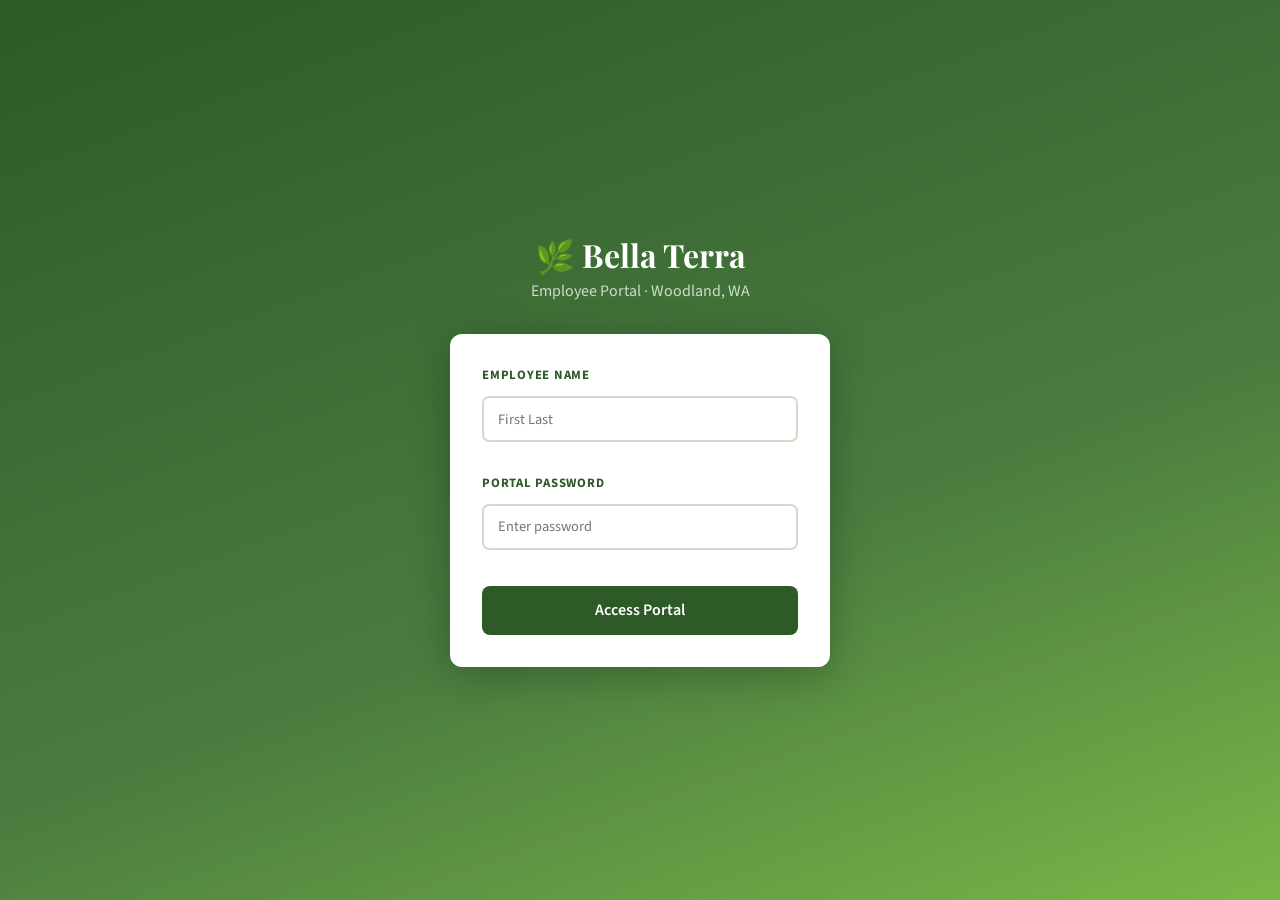
<file: index.html>
<!DOCTYPE html>
<html lang="en">
<head>
<meta charset="UTF-8">
<meta name="viewport" content="width=device-width, initial-scale=1.0">
<title>Bella Terra Employee Portal</title>
<meta name="theme-color" content="#2d5a27">
<meta name="apple-mobile-web-app-capable" content="yes">
<meta name="apple-mobile-web-app-status-bar-style" content="black-translucent">
<meta name="apple-mobile-web-app-title" content="Bella Terra">
<link rel="manifest" href="manifest.json">
<link rel="apple-touch-icon" href="Logo 192x192.png">
<link href="https://fonts.googleapis.com/css2?family=Playfair+Display:wght@400;700&family=Source+Sans+3:wght@300;400;600&family=Bebas+Neue&family=DM+Mono:wght@400;500&family=DM+Sans:wght@300;400;500;600&display=swap" rel="stylesheet">
<style>
/* ── PORTAL BASE ── */
:root {
  --green-dark:#2d5a27;--green-mid:#4a7c3f;--green-light:#7ab648;
  --green-pale:#e8f5e2;--blue-accent:#1a6b8a;--gold:#c8961e;
  --white:#ffffff;--gray-light:#f5f5f2;--gray-mid:#888;
  --text:#2a2a2a;--border:#d0dcc8;--red:#c0392b;
  --shadow:0 2px 12px rgba(45,90,39,0.10);
  --orange-dark:#b85c00;--orange-light:#fff3e8;--orange-border:#e07c30;
  /* nursery vars */
  --ink:#18170F;--ink2:#3A3929;--ink3:#6A6858;--ink4:#9A9884;
  --paper:#F7F4EC;--paper2:#EEEADF;--paper3:#E4E0D3;
  --green:#1E4D0F;--green2:#2E6E18;--green3:#4A9425;--green-lt:#EBF5DE;
  --amber:#7A3E05;--amber2:#B85C0A;--amber3:#E87C1A;--amber-lt:#FDF1DC;
  --red2:#C0271B;--red3:#E84B3A;--red-lt:#FDEAEA;
  --blue:#0A3260;--blue2:#1255A8;--blue3:#3D7FD4;--blue-lt:#E5EEFB;
  --gld:#8B6914;--gold2:#C49A1E;--gold3:#F0C040;--gold-lt:#FDF8E1;
  --brd:#CCC9B8;--brd2:#E0DDD0;
  --r4:4px;--r6:6px;--r8:8px;--r12:12px;
  --shd:0 1px 3px rgba(0,0,0,.08);
}
*{box-sizing:border-box;margin:0;padding:0;}
body{font-family:'Source Sans 3',sans-serif;background:var(--gray-light);color:var(--text);min-height:100vh;}
button,input,select,textarea{font-family:inherit;}

/* ── LOGIN ── */
#login-screen{min-height:100vh;display:flex;flex-direction:column;align-items:center;justify-content:center;background:linear-gradient(160deg,var(--green-dark) 0%,var(--green-mid) 60%,var(--green-light) 100%);padding:2rem;}
#login-screen h1{font-family:'Playfair Display',serif;color:#fff;font-size:2rem;margin-bottom:0.25rem;text-align:center;}
#login-screen p{color:rgba(255,255,255,0.75);margin-bottom:2rem;text-align:center;}
.login-box{background:white;border-radius:12px;padding:2rem;width:100%;max-width:380px;box-shadow:0 8px 40px rgba(0,0,0,0.25);}
.login-box label{display:block;font-weight:600;font-size:0.85rem;color:var(--green-dark);margin-bottom:0.4rem;text-transform:uppercase;letter-spacing:0.05em;}
.login-box input{width:100%;padding:0.75rem 1rem;border:2px solid var(--border);border-radius:8px;font-size:1rem;margin-bottom:1rem;transition:border-color 0.2s;}
.login-box input:focus{outline:none;border-color:var(--green-mid);}
.btn-primary{width:100%;padding:0.85rem;background:var(--green-dark);color:white;border:none;border-radius:8px;font-size:1rem;font-weight:600;cursor:pointer;transition:background 0.2s;}
.btn-primary:hover{background:var(--green-mid);}
.error-msg{color:var(--red);font-size:0.875rem;margin-top:0.5rem;display:none;}

/* ── PORTAL SHELL ── */
#portal{display:none;min-height:100vh;}
.portal-header{background:var(--green-dark);padding:1rem 1.5rem;display:flex;align-items:center;justify-content:space-between;position:sticky;top:0;z-index:200;box-shadow:0 2px 8px rgba(0,0,0,0.2);}
.portal-header h2{font-family:'Playfair Display',serif;color:white;font-size:1.2rem;}
.header-right{display:flex;align-items:center;gap:1rem;}
.employee-badge{background:rgba(255,255,255,0.15);color:white;padding:0.3rem 0.75rem;border-radius:20px;font-size:0.85rem;}
.btn-logout{background:transparent;color:rgba(255,255,255,0.7);border:1px solid rgba(255,255,255,0.3);padding:0.3rem 0.75rem;border-radius:6px;cursor:pointer;font-size:0.85rem;transition:all 0.2s;}
.btn-logout:hover{background:rgba(255,255,255,0.1);color:white;}

/* ── PORTAL TILES ── */
.portal-main{padding:2rem 1.5rem;max-width:960px;margin:0 auto;}
.portal-welcome{text-align:center;margin-bottom:2rem;}
.portal-welcome h3{font-family:'Playfair Display',serif;font-size:1.8rem;color:var(--green-dark);margin-bottom:0.5rem;}
.portal-welcome p{color:var(--gray-mid);font-size:0.95rem;}
.tiles-grid{display:grid;grid-template-columns:repeat(auto-fill,minmax(260px,1fr));gap:1.5rem;margin-bottom:2rem;}
.tile{background:white;border-radius:14px;padding:2rem 1.5rem;box-shadow:var(--shadow);cursor:pointer;transition:transform 0.2s,box-shadow 0.2s;border:2px solid transparent;text-decoration:none;color:var(--text);display:block;text-align:center;}
.tile:hover{transform:translateY(-4px);box-shadow:0 8px 24px rgba(45,90,39,0.18);border-color:var(--green-light);}
.tile-icon{font-size:3rem;margin-bottom:1rem;}
.tile h3{font-family:'Playfair Display',serif;font-size:1.3rem;color:var(--green-dark);margin-bottom:0.4rem;}
.tile p{font-size:0.85rem;color:var(--gray-mid);line-height:1.5;}
.tile.has-badge{position:relative;}
.tile-badge{position:absolute;top:1rem;right:1rem;background:var(--red);color:white;font-size:0.7rem;font-weight:700;padding:0.2rem 0.5rem;border-radius:10px;}

/* ── MODALS (portal) ── */
.p-modal{display:none;position:fixed;top:0;left:0;width:100%;height:100%;background:rgba(0,0,0,0.55);z-index:999;align-items:center;justify-content:center;}
.p-modal.open{display:flex;}
.p-modal-box{background:white;border-radius:16px;padding:2rem;width:90%;max-width:580px;max-height:85vh;overflow-y:auto;box-shadow:0 12px 48px rgba(0,0,0,0.3);}
.omw-box{background:white;border-radius:16px;width:92%;max-width:480px;max-height:92vh;overflow-y:auto;box-shadow:0 16px 56px rgba(0,0,0,0.35);padding:2rem;}
.omw-closer{background:transparent;border:none;font-size:1.6rem;cursor:pointer;color:var(--gray-mid);line-height:1;float:right;}
.omw-field{width:100%;padding:0.6rem 0.75rem;border:2px solid var(--border);border-radius:7px;font-size:0.95rem;margin-top:0.3rem;box-sizing:border-box;}
.omw-field:focus{outline:none;border-color:var(--green-mid);}
.omw-label{font-size:0.75rem;font-weight:700;text-transform:uppercase;letter-spacing:0.06em;display:block;margin-bottom:0.2rem;}
.omw-preview{background:#f5f5f2;border-radius:10px;padding:1rem;margin:1rem 0;font-size:0.88rem;color:#444;line-height:1.6;}
.omw-send-btn{width:100%;padding:0.9rem;border:none;border-radius:10px;font-size:1rem;font-weight:700;cursor:pointer;color:white;margin-top:0.5rem;}
.omw-back{background:none;border:none;color:#888;cursor:pointer;font-size:0.9rem;margin-bottom:1rem;padding:0;}
.omw-success{background:#eaf7ea;border:1px solid var(--green-light);border-radius:10px;padding:1.5rem;text-align:center;margin-top:1rem;}
.omw-result-card{border:2px solid var(--border);border-radius:10px;padding:1rem;margin-bottom:0.75rem;cursor:pointer;transition:all 0.15s;}
.omw-result-card:hover{border-color:#7ab648;background:var(--green-pale);}

/* ── REORDER ── */
#reorder-modal{display:none;position:fixed;top:0;left:0;width:100%;height:100%;background:rgba(0,0,0,0.65);z-index:1100;align-items:center;justify-content:center;}
#reorder-modal.open{display:flex;}
.reorder-box{background:white;border-radius:16px;padding:2rem;width:92%;max-width:660px;max-height:90vh;overflow-y:auto;box-shadow:0 16px 56px rgba(0,0,0,0.35);}
.reorder-box h3{font-family:'Playfair Display',serif;font-size:1.4rem;color:var(--green-dark);margin-bottom:0.25rem;}
.reorder-sub{font-size:0.83rem;color:var(--gray-mid);margin-bottom:1.25rem;}
.reorder-top-bar{display:flex;justify-content:space-between;align-items:flex-start;margin-bottom:1rem;}
.reorder-job-wrap{display:flex;flex-direction:column;gap:0.3rem;flex:1;margin-right:1rem;}
.reorder-job-wrap label{font-size:0.78rem;font-weight:700;text-transform:uppercase;letter-spacing:0.06em;color:var(--green-dark);}
.reorder-job-wrap input{padding:0.6rem 0.85rem;border:2px solid var(--border);border-radius:7px;font-size:0.95rem;transition:border-color 0.2s;}
.reorder-closer{background:transparent;border:none;font-size:1.6rem;cursor:pointer;color:var(--gray-mid);line-height:1;flex-shrink:0;}
.reorder-item{border:2px solid var(--border);border-radius:10px;padding:1rem 1.1rem;margin-bottom:0.85rem;transition:border-color 0.2s,background 0.2s;}
.reorder-item.selected{border-color:var(--green-mid);background:var(--green-pale);}
.reorder-item-top{display:flex;align-items:center;gap:0.75rem;cursor:pointer;}
.reorder-item-top input[type="checkbox"]{width:18px;height:18px;flex-shrink:0;accent-color:var(--green-dark);cursor:pointer;}
.reorder-item-name{font-weight:600;font-size:0.95rem;flex:1;}
.reorder-item-vendor{font-size:0.78rem;color:var(--gray-mid);white-space:nowrap;}
.reorder-item-details{display:none;margin-top:0.85rem;padding-top:0.85rem;border-top:1px solid var(--border);}
.reorder-item.selected .reorder-item-details{display:block;}
.last-order-badge{display:inline-block;background:rgba(74,124,63,0.12);color:var(--green-dark);font-size:0.8rem;font-weight:600;border-radius:5px;padding:0.28rem 0.65rem;margin-bottom:0.75rem;}
.reorder-detail-row{display:grid;grid-template-columns:1fr 1fr;gap:0.75rem;margin-bottom:0.75rem;}
.reorder-detail-row .form-group label{color:var(--green-dark);font-size:0.8rem;font-weight:700;text-transform:uppercase;letter-spacing:0.06em;}
.reorder-detail-row .form-group input{padding:0.55rem 0.75rem;border:2px solid var(--border);border-radius:6px;font-size:0.9rem;background:white;width:100%;}
.reorder-notes label{font-size:0.78rem;font-weight:700;text-transform:uppercase;letter-spacing:0.06em;color:var(--green-dark);display:block;margin-bottom:0.3rem;}
.reorder-notes textarea{width:100%;padding:0.55rem 0.75rem;border:2px solid var(--border);border-radius:6px;font-size:0.88rem;resize:vertical;min-height:58px;}
.reorder-footer{display:flex;gap:0.75rem;margin-top:1.5rem;flex-wrap:wrap;}
.btn-reorder-submit{padding:0.8rem 1.75rem;background:var(--green-dark);color:white;border:none;border-radius:8px;font-size:1rem;font-weight:600;cursor:pointer;}
.btn-reorder-cancel{padding:0.8rem 1.25rem;background:transparent;color:var(--gray-mid);border:2px solid var(--border);border-radius:8px;font-size:1rem;cursor:pointer;}
.reorder-success{display:none;background:#eaf7ea;border:1px solid var(--green-light);border-radius:8px;padding:1rem 1.25rem;color:var(--green-dark);font-weight:600;margin-top:1rem;font-size:0.92rem;line-height:1.65;}
.reorder-success.show{display:block;}

/* Employee Resources → employee_resources.html (standalone page) */
.panel-header{background:var(--green-dark);color:white;padding:1rem 1.5rem;display:flex;align-items:center;gap:1rem;}
.btn-back{background:transparent;color:rgba(255,255,255,0.8);border:1px solid rgba(255,255,255,0.3);padding:0.4rem 0.85rem;border-radius:6px;cursor:pointer;font-size:0.85rem;}
.panel-header h3{font-family:'Playfair Display',serif;font-size:1.2rem;}
.panel-content{padding:1.5rem;max-width:860px;margin:0 auto;}
.res-nav{background:white;border-bottom:2px solid var(--border);display:flex;overflow-x:auto;padding:0 1rem;margin-bottom:1.5rem;border-radius:10px 10px 0 0;box-shadow:var(--shadow);}
.res-tab{padding:1rem 1.25rem;font-size:0.9rem;font-weight:600;color:var(--gray-mid);background:transparent;border:none;border-bottom:3px solid transparent;cursor:pointer;white-space:nowrap;transition:all 0.2s;margin-bottom:-2px;}
.res-tab:hover{color:var(--green-mid);}
.res-tab.active{color:var(--green-dark);border-bottom-color:var(--green-dark);}
.res-tab .badge{background:var(--red);color:white;font-size:0.7rem;padding:0.1rem 0.4rem;border-radius:10px;margin-left:0.4rem;vertical-align:middle;}
.sub-panel{display:none;}.sub-panel.active{display:block;}
.welcome-card{background:linear-gradient(135deg,var(--green-dark),var(--green-mid));border-radius:12px;padding:1.75rem;color:white;margin-bottom:1.5rem;}
.welcome-card h3{font-family:'Playfair Display',serif;font-size:1.5rem;margin-bottom:0.5rem;}
.welcome-card p{opacity:0.85;line-height:1.6;}
.tasks-grid{display:grid;grid-template-columns:repeat(auto-fill,minmax(240px,1fr));gap:1rem;margin-bottom:1.5rem;}
.task-card{background:white;border-radius:10px;padding:1.25rem;border-left:4px solid var(--border);box-shadow:var(--shadow);cursor:pointer;transition:transform 0.15s;}
.task-card.required{border-left-color:var(--red);}
.task-card.annual{border-left-color:var(--gold);}
.task-label{font-size:0.7rem;font-weight:700;text-transform:uppercase;letter-spacing:0.08em;margin-bottom:0.4rem;}
.task-card.required .task-label{color:var(--red);}
.task-card.annual .task-label{color:var(--gold);}
.task-card h4{font-family:'Playfair Display',serif;font-size:1.05rem;margin-bottom:0.4rem;}
.task-card p{font-size:0.85rem;color:var(--gray-mid);line-height:1.5;}
.task-status{margin-top:0.75rem;font-size:0.8rem;font-weight:600;}
.task-card.required .task-status{color:var(--red);}
.task-card.annual .task-status{color:var(--gold);}
.section-header{display:flex;align-items:center;gap:0.75rem;margin-bottom:1.25rem;}
.section-header h3{font-family:'Playfair Display',serif;font-size:1.4rem;color:var(--green-dark);}
.section-header .divider{flex:1;height:1px;background:var(--border);}
.handbook-progress{background:white;border-radius:10px;padding:1.25rem;margin-bottom:1.5rem;box-shadow:var(--shadow);display:flex;align-items:center;gap:1.25rem;}
.progress-bar-wrap{flex:1;}
.progress-label{font-size:0.8rem;font-weight:600;color:var(--green-dark);margin-bottom:0.4rem;}
.progress-bar{height:8px;background:var(--border);border-radius:4px;overflow:hidden;}
.progress-fill{height:100%;background:linear-gradient(90deg,var(--green-mid),var(--green-light));border-radius:4px;transition:width 0.4s ease;}
.progress-count{font-family:'Playfair Display',serif;font-size:1.5rem;font-weight:700;color:var(--green-dark);white-space:nowrap;}
.handbook-chapter{background:white;border-radius:10px;margin-bottom:1rem;box-shadow:var(--shadow);overflow:hidden;}
.chapter-header{display:flex;align-items:center;padding:1rem 1.25rem;cursor:pointer;user-select:none;gap:0.75rem;transition:background 0.15s;}
.chapter-header:hover{background:var(--green-pale);}
.chapter-num{width:32px;height:32px;background:var(--green-pale);color:var(--green-dark);border-radius:50%;display:flex;align-items:center;justify-content:center;font-weight:700;font-size:0.85rem;flex-shrink:0;}
.chapter-num.initialed{background:var(--green-dark);color:white;}
.chapter-title-wrap{flex:1;}
.chapter-title{font-weight:600;font-size:0.95rem;}
.chapter-type{font-size:0.7rem;font-weight:700;text-transform:uppercase;letter-spacing:0.06em;margin-top:0.1rem;}
.chapter-type.initial{color:var(--red);}
.chapter-type.read-only{color:var(--blue-accent);}
.chapter-type.done{color:var(--green-mid);}
.chapter-arrow{color:var(--gray-mid);font-size:1.1rem;transition:transform 0.2s;}
.chapter-header.open .chapter-arrow{transform:rotate(180deg);}
.chapter-body{display:none;padding:0 1.25rem 1.25rem;border-top:1px solid var(--border);}
.chapter-body.open{display:block;}
.chapter-content{font-size:0.9rem;line-height:1.75;padding:1rem 0;}
.chapter-content h4{font-family:'Playfair Display',serif;color:var(--green-dark);margin:1rem 0 0.4rem;font-size:1rem;}
.chapter-content ul{padding-left:1.25rem;margin:0.5rem 0;}
.chapter-content li{margin-bottom:0.3rem;}
.chapter-content strong{color:var(--green-dark);}
.initial-block{background:#fff8e6;border:2px solid var(--gold);border-radius:8px;padding:1rem 1.25rem;margin-top:1rem;}
.initial-block p{font-size:0.875rem;margin-bottom:0.75rem;line-height:1.5;}
.initial-row{display:flex;gap:0.75rem;align-items:flex-end;flex-wrap:wrap;}
.initial-row input[type="text"]{padding:0.6rem 0.75rem;border:2px solid var(--border);border-radius:6px;font-size:0.9rem;width:80px;}
.btn-initial{padding:0.6rem 1.1rem;background:var(--gold);color:white;border:none;border-radius:6px;font-weight:600;font-size:0.875rem;cursor:pointer;}
.initial-done{display:none;align-items:center;gap:0.5rem;color:var(--green-mid);font-weight:600;font-size:0.875rem;}
.initial-done.show{display:flex;}
.sig-card{background:white;border-radius:10px;padding:1.5rem;margin-bottom:1.5rem;box-shadow:var(--shadow);border-top:4px solid var(--green-dark);}
.sig-card h4{font-family:'Playfair Display',serif;font-size:1.2rem;color:var(--green-dark);margin-bottom:0.5rem;}
.sig-card .description{font-size:0.9rem;color:var(--gray-mid);margin-bottom:1.25rem;line-height:1.6;}
.sig-card .doc-preview{background:var(--gray-light);border:1px solid var(--border);border-radius:6px;padding:1rem 1.25rem;margin-bottom:1.25rem;font-size:0.875rem;line-height:1.75;max-height:240px;overflow-y:auto;}
.sig-card .doc-preview h5{color:var(--green-dark);font-family:'Playfair Display',serif;margin-bottom:0.5rem;}
.sig-card .doc-preview ul{padding-left:1.25rem;}
.form-row{display:grid;grid-template-columns:1fr 1fr;gap:1rem;margin-bottom:1rem;}
.form-group{display:flex;flex-direction:column;gap:0.35rem;}
.form-group label{font-size:0.8rem;font-weight:700;text-transform:uppercase;letter-spacing:0.06em;color:var(--green-dark);}
.form-group input{padding:0.65rem 0.85rem;border:2px solid var(--border);border-radius:7px;font-size:0.9rem;transition:border-color 0.2s;}
.form-group input:focus{outline:none;border-color:var(--green-mid);}
.sig-pad-wrap{margin:1rem 0;}
.sig-pad-wrap label{font-size:0.8rem;font-weight:700;text-transform:uppercase;letter-spacing:0.06em;color:var(--green-dark);display:block;margin-bottom:0.4rem;}
.sig-pad{border:2px solid var(--border);border-radius:8px;cursor:crosshair;background:white;display:block;width:100%;max-width:500px;touch-action:none;}
.sig-controls{display:flex;gap:0.5rem;margin-top:0.5rem;}
.btn-clear{padding:0.4rem 0.85rem;background:transparent;border:1px solid var(--border);border-radius:5px;font-size:0.8rem;cursor:pointer;color:var(--gray-mid);}
.consent-check{display:flex;gap:0.75rem;align-items:flex-start;background:var(--green-pale);border-radius:8px;padding:1rem;margin:1rem 0;}
.consent-check input[type="checkbox"]{width:18px;height:18px;flex-shrink:0;margin-top:2px;accent-color:var(--green-dark);}
.consent-check label{font-size:0.875rem;line-height:1.55;}
.btn-submit{padding:0.85rem 2rem;background:var(--green-dark);color:white;border:none;border-radius:8px;font-size:1rem;font-weight:600;cursor:pointer;display:flex;align-items:center;gap:0.5rem;}
.success-msg{display:none;background:#eaf7ea;border:1px solid var(--green-light);border-radius:8px;padding:1rem 1.25rem;color:var(--green-dark);font-weight:600;align-items:center;gap:0.5rem;margin-top:1rem;}
.success-msg.show{display:flex;}
.annual-info{background:white;border-radius:10px;padding:1.25rem;margin-bottom:1.5rem;box-shadow:var(--shadow);border-left:4px solid var(--gold);}
.annual-info p{font-size:0.875rem;line-height:1.6;}
.annual-info strong{color:var(--gold);}
.complete-badge{display:none;background:linear-gradient(135deg,var(--green-mid),var(--green-light));color:white;border-radius:10px;padding:1.5rem;text-align:center;margin-bottom:1.5rem;}
.complete-badge.show{display:block;}
.complete-badge h3{font-family:'Playfair Display',serif;font-size:1.4rem;margin-bottom:0.4rem;}
.resource-grid{display:grid;grid-template-columns:repeat(auto-fill,minmax(220px,1fr));gap:1rem;}
.resource-card{background:white;border-radius:10px;padding:1.25rem;box-shadow:var(--shadow);text-decoration:none;color:var(--text);border:1px solid var(--border);transition:transform 0.15s,box-shadow 0.15s;display:block;}
.resource-card:hover{transform:translateY(-2px);box-shadow:0 4px 16px rgba(45,90,39,0.15);}
.resource-icon{font-size:2rem;margin-bottom:0.6rem;}
.resource-card h4{font-family:'Playfair Display',serif;font-size:1rem;margin-bottom:0.3rem;color:var(--green-dark);}
.resource-card p{font-size:0.82rem;color:var(--gray-mid);line-height:1.5;}

/* ── SCHEDULED JOBS ── */
.sj-job-card{background:white;border-radius:12px;padding:1.25rem 1.5rem;margin-bottom:1rem;box-shadow:var(--shadow);cursor:pointer;border:2px solid transparent;transition:all 0.2s;display:flex;align-items:center;gap:1rem;}
.sj-job-card:hover{border-color:var(--green-light);transform:translateY(-2px);}
.sj-flag{width:18px;height:18px;border-radius:3px;border:1px solid rgba(0,0,0,.15);flex-shrink:0;}
.sj-job-info{flex:1;}
.sj-job-name{font-family:'Playfair Display',serif;font-size:1.15rem;color:var(--green-dark);margin-bottom:0.2rem;}
.sj-job-meta{font-size:0.82rem;color:var(--gray-mid);}
.sj-pipeline{display:flex;gap:4px;margin-top:0.5rem;flex-wrap:wrap;}
.sj-pip-dot{width:10px;height:10px;border-radius:50%;border:2px solid var(--border);background:white;}
.sj-pip-dot.done{background:var(--green-mid);border-color:var(--green-mid);}
.sj-pip-dot.active{background:var(--gold);border-color:var(--gold);}
.sj-step-btn{flex:1;min-width:80px;padding:0.65rem 0.5rem;font-size:0.75rem;font-weight:600;border:none;border-right:1px solid var(--border);background:white;cursor:pointer;color:var(--gray-mid);transition:all 0.15s;white-space:nowrap;}
.sj-step-btn:last-child{border-right:none;}
.sj-step-btn:hover{background:var(--green-pale);color:var(--green-dark);}
.sj-step-btn.active{background:var(--green-dark);color:white;}
.sj-card{background:white;border-radius:10px;padding:1.25rem;margin-bottom:1rem;box-shadow:var(--shadow);}
.sj-card h4{font-family:'Playfair Display',serif;color:var(--green-dark);font-size:1.1rem;margin-bottom:0.75rem;}
.sj-section-label{font-size:0.72rem;font-weight:700;text-transform:uppercase;letter-spacing:0.06em;color:var(--green-dark);margin-bottom:0.4rem;display:block;}
.sj-input{width:100%;padding:0.6rem 0.85rem;border:2px solid var(--border);border-radius:7px;font-size:0.9rem;margin-bottom:0.75rem;font-family:inherit;}
.sj-input:focus{outline:none;border-color:var(--green-mid);}
.sj-grid2{display:grid;grid-template-columns:1fr 1fr;gap:0.75rem;margin-bottom:0.75rem;}
.sj-grid3{display:grid;grid-template-columns:1fr 1fr 1fr;gap:0.75rem;margin-bottom:0.75rem;}
.sj-btn{padding:0.7rem 1.25rem;border:none;border-radius:8px;font-size:0.9rem;font-weight:600;cursor:pointer;font-family:inherit;transition:background 0.2s;}
.sj-btn-green{background:var(--green-dark);color:white;}.sj-btn-green:hover{background:var(--green-mid);}
.sj-btn-gold{background:var(--gold);color:white;}
.sj-btn-red{background:var(--red);color:white;}
.sj-btn-outline{background:transparent;color:var(--gray-mid);border:2px solid var(--border);}.sj-btn-outline:hover{border-color:var(--red);color:var(--red);}
.sj-alert-green{background:var(--green-pale);border:1px solid var(--green-light);border-radius:8px;padding:0.85rem 1rem;color:var(--green-dark);font-size:0.875rem;margin-bottom:1rem;}
.sj-alert-amber{background:#fff8e6;border:1px solid var(--gold);border-radius:8px;padding:0.85rem 1rem;color:#7a5c00;font-size:0.875rem;margin-bottom:1rem;}
.sj-alert-red{background:#fdeaea;border:1px solid var(--red);border-radius:8px;padding:0.85rem 1rem;color:var(--red);font-size:0.875rem;margin-bottom:1rem;}
.sj-truck-card{border:2px solid var(--border);border-radius:10px;padding:1rem;margin-bottom:0.85rem;}
.sj-truck-card.shipped{border-color:var(--green-mid);background:var(--green-pale);}
.sj-species-row{display:grid;grid-template-columns:2fr 1fr 1fr 1fr;gap:0.5rem;align-items:center;padding:0.5rem 0;border-bottom:1px solid var(--border);font-size:0.875rem;}
.sj-species-row:last-child{border-bottom:none;}
.sj-progress-bar{height:10px;background:var(--border);border-radius:5px;overflow:hidden;margin:0.4rem 0;}
.sj-progress-fill{height:100%;background:linear-gradient(90deg,var(--green-mid),var(--green-light));border-radius:5px;transition:width 0.4s;}
.needs-attention{background:#fff3e8;border:2px solid var(--orange-border);border-radius:6px;padding:0.5rem 0.85rem;color:var(--orange-dark);font-size:0.82rem;font-weight:700;display:inline-block;margin-top:0.3rem;}
@media(max-width:600px){.sj-grid2,.sj-grid3{grid-template-columns:1fr;}.sj-step-btn{font-size:0.65rem;padding:0.5rem 0.3rem;}.sj-species-row{grid-template-columns:1fr 1fr;}}

#panel-nursery{display:none;}
.nrs-header{background:var(--green);padding:0;display:flex;align-items:stretch;border-bottom:3px solid var(--green3);}
.nrs-hdr-left{padding:11px 16px;flex:1;}
.nrs-brand{font-family:'Bebas Neue',sans-serif;font-size:21px;color:#fff;letter-spacing:1px;line-height:1;}
.nrs-sub{font-family:'DM Mono',monospace;font-size:9px;color:rgba(255,255,255,.5);letter-spacing:1px;text-transform:uppercase;margin-top:2px;}
.nrs-hdr-right{padding:8px 14px;display:flex;flex-direction:column;align-items:flex-end;justify-content:center;gap:2px;}
.nrs-stat{font-family:'DM Mono',monospace;font-size:9px;color:rgba(255,255,255,.4);}
/* lock banner */
.lock-banner{background:#1a1a1a;color:#f0c040;padding:8px 16px;font-size:12px;font-family:'DM Mono',monospace;display:flex;align-items:center;justify-content:space-between;gap:8px;}
.lock-banner.unlocked{background:#1E4D0F;color:#a8e48a;}
.unlock-btn{background:#f0c040;color:#1a1a1a;border:none;border-radius:5px;padding:4px 12px;font-size:11px;font-weight:700;cursor:pointer;font-family:'DM Mono',monospace;}
.unlock-btn.lock-it{background:rgba(255,255,255,0.2);color:white;}
/* nursery bottom nav */
.bnav{position:sticky;bottom:0;left:0;right:0;background:var(--green);border-top:2px solid var(--green2);display:flex;z-index:100;}
.nb{flex:1;border:none;background:none;color:rgba(255,255,255,.5);padding:7px 2px 5px;display:flex;flex-direction:column;align-items:center;gap:1px;font-size:8px;font-family:'DM Mono',monospace;letter-spacing:.2px;text-transform:uppercase;cursor:pointer;transition:all .15s;position:relative;}
.nb.act{color:#fff;background:rgba(255,255,255,.1);}
.nb .ni{font-size:17px;line-height:1;}
.nbadge{position:absolute;top:3px;right:calc(50% - 16px);background:var(--red3);color:#fff;font-size:8px;font-weight:700;border-radius:100px;padding:1px 4px;display:none;}
.ncontent{max-width:960px;margin:0 auto;padding:14px 14px 80px;}
.nscreen{display:none;}.nscreen.active{display:block;animation:fadeIn .18s ease;}
@keyframes fadeIn{from{opacity:0;transform:translateY(4px)}to{opacity:1;transform:none}}

/* nursery cards / UI */
.card{background:#fff;border:1px solid var(--brd2);border-radius:var(--r8);margin-bottom:12px;overflow:hidden;box-shadow:var(--shd);}
.ch2{display:flex;align-items:center;justify-content:space-between;padding:10px 14px;border-bottom:1px solid var(--brd2);background:var(--paper);}
.chl{display:flex;align-items:center;gap:10px;flex:1;min-width:0;}
.cstep{font-family:'Bebas Neue',sans-serif;font-size:20px;color:var(--green3);line-height:1;width:24px;flex-shrink:0;}
.ctitle{font-size:14px;font-weight:600;}
.csub{font-size:11px;color:var(--ink3);margin-top:1px;}
.cb3{padding:13px;}
.stag{display:inline-flex;align-items:center;gap:6px;font-family:'DM Mono',monospace;font-size:10px;font-weight:500;letter-spacing:1.2px;text-transform:uppercase;color:var(--ink3);margin-bottom:10px;}
.stag::before{content:'';display:block;width:14px;height:2px;background:var(--green3);}
.fr{display:grid;gap:10px;margin-bottom:10px;}
.fc2{grid-template-columns:1fr 1fr;}.fc3{grid-template-columns:1fr 1fr 1fr;}
.nf{display:flex;flex-direction:column;gap:4px;}
.nf label{font-size:10px;font-weight:600;letter-spacing:.7px;text-transform:uppercase;font-family:'DM Mono',monospace;color:var(--ink3);}
.nf input,.nf select,.nf textarea{border:1px solid var(--brd);border-radius:var(--r4);padding:7px 10px;font-size:13px;background:var(--paper);color:var(--ink);}
.nf input:focus,.nf select:focus{outline:2px solid var(--green3);outline-offset:0;background:#fff;}
.nf textarea{resize:vertical;min-height:52px;}
.nbtn{display:inline-flex;align-items:center;gap:5px;font-size:13px;font-weight:500;padding:8px 14px;border-radius:var(--r6);border:1px solid;cursor:pointer;transition:all .12s;}
.nbg{background:var(--green2);color:#fff;border-color:var(--green);}.nbg:hover{background:var(--green3);}
.nbo{background:#fff;color:var(--ink);border-color:var(--brd);}.nbo:hover{background:var(--paper2);}
.nbr{background:var(--red2);color:#fff;border-color:var(--red);}
.nba{background:var(--amber2);color:#fff;border-color:var(--amber);}
.nbsm{font-size:11px;padding:5px 10px;}
.brow2{display:flex;gap:8px;flex-wrap:wrap;margin-top:10px;}
.nal{display:flex;gap:10px;padding:10px 12px;border-radius:var(--r6);font-size:13px;margin-bottom:10px;line-height:1.5;}
.nalg{background:var(--green-lt);border:1px solid var(--green3);color:var(--green);}
.nala{background:var(--amber-lt);border:1px solid var(--amber3);color:var(--amber);}
.nalr{background:var(--red-lt);border:1px solid var(--red3);color:var(--red);}
.nalb{background:var(--blue-lt);border:1px solid var(--blue3);color:var(--blue);}
.nali{font-size:16px;flex-shrink:0;margin-top:1px;}
.chip{display:inline-flex;align-items:center;font-family:'DM Mono',monospace;font-size:10px;padding:2px 7px;border-radius:100px;border:1px solid;white-space:nowrap;}
.cg{background:var(--green-lt);border-color:var(--green3);color:var(--green2);}
.cr{background:var(--red-lt);border-color:var(--red3);color:var(--red2);}
.ca{background:var(--amber-lt);border-color:var(--amber3);color:var(--amber2);}
.cb2{background:var(--blue-lt);border-color:var(--blue3);color:var(--blue2);}
.cgo{background:var(--gold-lt);border-color:var(--gold2);color:var(--gld);}
.ndiv{height:1px;background:var(--brd2);margin:12px 0;}
.tbl{width:100%;border-collapse:collapse;font-size:12px;}
.tbl th{background:var(--paper);padding:7px 10px;text-align:left;font-family:'DM Mono',monospace;font-size:9px;letter-spacing:.6px;text-transform:uppercase;color:var(--ink3);border-bottom:1px solid var(--brd);}
.tbl td{padding:7px 10px;border-bottom:1px solid var(--brd2);vertical-align:middle;}
.tbl tr:last-child td{border-bottom:none;}
.tbl tr:hover td{background:var(--paper);}
.mbg{display:none;position:fixed;inset:0;background:rgba(0,0,0,.5);z-index:300;align-items:flex-start;justify-content:center;padding:16px;overflow-y:auto;}
.mbg.open{display:flex;}
.modal{background:#fff;border-radius:var(--r12);width:100%;max-width:620px;margin:auto;box-shadow:0 8px 32px rgba(0,0,0,.2);}
.mh{display:flex;align-items:center;justify-content:space-between;padding:13px 16px;border-bottom:1px solid var(--brd2);background:var(--paper);}
.mt2{font-weight:600;font-size:15px;}
.mc{font-size:22px;color:var(--ink3);border:none;background:none;cursor:pointer;}
.mb{padding:16px;}
.sg{display:grid;grid-template-columns:repeat(3,1fr);gap:10px;margin-bottom:14px;}
.sb{background:var(--paper);border:1px solid var(--brd2);border-radius:var(--r8);padding:12px;text-align:center;}
.sn{font-family:'Bebas Neue',sans-serif;font-size:30px;line-height:1;}
.sl{font-family:'DM Mono',monospace;font-size:9px;color:var(--ink3);text-transform:uppercase;letter-spacing:.5px;margin-top:2px;}
.search-wrap{position:relative;margin-bottom:10px;}
.search-wrap input{width:100%;padding:9px 12px 9px 36px;border:1px solid var(--brd);border-radius:var(--r6);font-size:13px;background:var(--paper);}
.search-wrap::before{content:'🔍';position:absolute;left:10px;top:50%;transform:translateY(-50%);font-size:14px;pointer-events:none;}
.ntoast{position:fixed;bottom:72px;left:50%;transform:translateX(-50%) translateY(16px);background:var(--ink);color:#fff;padding:8px 16px;border-radius:100px;font-size:12px;font-family:'DM Mono',monospace;opacity:0;transition:all .3s;z-index:600;white-space:nowrap;pointer-events:none;}
.ntoast.show{opacity:1;transform:translateX(-50%) translateY(0);}
.loc-pill{display:inline-flex;align-items:center;gap:4px;font-size:10px;font-family:'DM Mono',monospace;padding:2px 8px;border-radius:100px;border:1px solid;}
.loc-office{background:#EBF5DE;border-color:#4A9425;color:#1E4D0F;}
.loc-pump{background:#E5EEFB;border-color:#3D7FD4;color:#0A3260;}
.loc-bt{background:#FDF8E1;border-color:#C49A1E;color:#8B6914;}
.loc-vendor{background:#F7F4EC;border-color:#9A9884;color:#3A3929;}
.scan-preview{border:2px dashed var(--brd);border-radius:var(--r8);padding:20px;text-align:center;background:var(--paper2);cursor:pointer;transition:all .15s;}
.scan-preview:hover{border-color:var(--green3);background:var(--green-lt);}
.scan-preview img{max-width:100%;border-radius:var(--r4);margin-bottom:10px;}
.harden-row{display:flex;align-items:center;gap:8px;padding:8px 12px;border-bottom:1px solid var(--brd2);font-size:12px;}
.flag-or{background:var(--amber-lt);border:2px solid var(--amber3);border-radius:var(--r8);padding:14px;margin-bottom:12px;}
.pb{height:8px;background:var(--brd2);border-radius:4px;overflow:hidden;}
.pbf{height:100%;border-radius:4px;transition:width 0.4s;}

/* view-only overlay — disables all nursery edit controls */
.view-only-mode button:not(.nb):not(.btn-back):not(.omw-closer):not(.nrs-back-btn):not(.unlock-btn),
.view-only-mode input:not([type="radio"]):not([type="checkbox"]),
.view-only-mode select,
.view-only-mode textarea,
.view-only-mode .scan-preview{
  opacity:0.45;pointer-events:none;cursor:not-allowed;
}
.view-only-mode .nb{opacity:1;pointer-events:auto;cursor:pointer;}
/* Unlock modal must always be interactive regardless of view-only state */
#m-unlock input,#m-unlock button{opacity:1!important;pointer-events:auto!important;cursor:pointer!important;}

@media(max-width:580px){.fc3{grid-template-columns:1fr 1fr;}.sg{grid-template-columns:repeat(3,1fr);}}
@media(max-width:600px){.form-row,.reorder-detail-row{grid-template-columns:1fr;}.tasks-grid,.tiles-grid{grid-template-columns:1fr;}.portal-header h2{display:none;}}
@media print{.bnav,.nrs-header,.lock-banner,.portal-header,.no-print{display:none!important}.ncontent{padding:0}body{background:#fff}}
/* ── Oly Disco / Jobs panels ── */
.od-tab{flex:1;min-width:90px;padding:0.65rem 0.5rem;font-size:0.78rem;font-weight:600;border:none;border-right:1px solid rgba(255,255,255,0.2);background:rgba(0,0,0,0.2);cursor:pointer;color:rgba(255,255,255,0.75);font-family:inherit;transition:all 0.15s;white-space:nowrap;}
.od-tab:last-child{border-right:none;}
.od-tab:hover{background:rgba(0,0,0,0.35);color:white;}
.od-tab.active{background:white;color:var(--green-dark);font-weight:700;}
.od-panel{display:none;}
.od-card{background:white;border-radius:12px;padding:1.5rem;margin-bottom:1.25rem;box-shadow:var(--shadow);}
.od-card h4{font-family:'Playfair Display',serif;color:var(--green-dark);font-size:1.1rem;margin:0 0 1.25rem;padding-bottom:0.75rem;border-bottom:2px solid var(--green-pale);}
.od-f{margin-bottom:0.75rem;}
.od-f label{display:block;font-size:0.78rem;font-weight:700;text-transform:uppercase;letter-spacing:0.04em;color:var(--green-dark);margin-bottom:0.35rem;}
.od-f input,.od-f select,.od-f textarea{width:100%;padding:0.55rem 0.85rem;border:1.5px solid var(--border);border-radius:7px;font-size:0.9rem;font-family:inherit;box-sizing:border-box;}
.od-f input:focus,.od-f select:focus,.od-f textarea:focus{outline:none;border-color:var(--green-mid);}
.od-f textarea{resize:vertical;}
.od-g2{display:grid;grid-template-columns:1fr 1fr;gap:0.75rem;}
.od-g3{display:grid;grid-template-columns:1fr 1fr 1fr;gap:0.75rem;}
.od-gold{border:2px solid var(--gold)!important;background:#fff8e6!important;}
.od-submit{background:var(--green-dark);color:white;border:none;border-radius:8px;padding:0.75rem 1.75rem;font-size:0.95rem;font-weight:600;cursor:pointer;font-family:inherit;width:100%;margin-top:0.5rem;transition:background 0.2s;}
.od-submit:hover{background:var(--green-mid);}
.od-submit:disabled{background:#aaa;cursor:not-allowed;}
.od-submit-red{background:var(--red)!important;}
.od-submit-red:hover{background:#b71c1c!important;}
.od-ok{background:var(--green-pale);border:1px solid var(--green-light);border-radius:8px;padding:0.85rem 1rem;color:var(--green-dark);font-size:0.875rem;margin-top:0.85rem;display:none;}
.od-add-row{background:var(--green-pale);color:var(--green-dark);border:2px dashed var(--green-light);border-radius:8px;padding:0.7rem 1.25rem;font-size:0.875rem;font-weight:600;cursor:pointer;font-family:inherit;width:100%;margin-bottom:1rem;}
.od-add-row:hover{background:white;border-color:var(--green-mid);}
.od-row-wrap{background:#f9faf8;border:1px solid var(--border);border-radius:10px;padding:1rem;margin-bottom:0.85rem;position:relative;}
.od-row-rm{position:absolute;top:0.5rem;right:0.5rem;background:none;border:none;cursor:pointer;color:#aaa;font-size:1.1rem;line-height:1;}
.od-row-rm:hover{color:var(--red);}
@media(max-width:600px){.od-g2,.od-g3{grid-template-columns:1fr;}.od-tab{font-size:0.65rem;padding:0.5rem 0.3rem;min-width:60px;}}
</style>
</head>
<body>

<!-- ═══ LOGIN ═══ -->
<div id="login-screen">
  <h1>🌿 Bella Terra</h1>
  <p>Employee Portal · Woodland, WA</p>
  <div class="login-box">
    <div class="form-group" style="margin-bottom:0">
      <label>Employee Name</label>
      <input type="text" id="login-name" placeholder="First Last" autocomplete="name">
    </div>
    <div class="form-group" style="margin:1rem 0 0">
      <label>Portal Password</label>
      <input type="password" id="login-pass" placeholder="Enter password">
    </div>
    <p class="error-msg" id="login-error">Incorrect password. Please try again.</p>
    <button class="btn-primary" style="margin-top:1.25rem" onclick="doLogin()">Access Portal</button>
  </div>
</div>

<!-- ═══ PORTAL ═══ -->
<div id="portal">
  <div class="portal-header">
    <h2>🌿 Bella Terra LLC</h2>
    <div class="header-right">
      <button id="btn-install" onclick="triggerInstall()" style="display:none;background:rgba(255,255,255,.18);color:#fff;border:1px solid rgba(255,255,255,.4);padding:.3rem .75rem;border-radius:6px;cursor:pointer;font-size:.82rem;font-weight:600;align-items:center;gap:.35rem;"></button>
      <span class="employee-badge" id="employee-badge">👤 Employee</span>
      <button class="btn-logout" onclick="doLogout()">Sign Out</button>
    </div>
  </div>

  <!-- CLACKAMAS MONTHLY REMINDER BANNER -->
  <div id="clackamas-reminder-banner" style="display:none;background:#fdeaea;border-bottom:2px solid #c0392b;padding:0.85rem 1.5rem;display:none;align-items:center;justify-content:space-between;gap:1rem;">
    <div style="font-size:0.95rem;color:#c0392b;font-weight:600;">📸 Reminder: It's the 1st — submit Clackamas Water hydrant photos to the office today.</div>
    <button onclick="document.getElementById('clackamas-reminder-banner').style.display='none';" style="background:transparent;border:none;font-size:1.25rem;cursor:pointer;color:#c0392b;flex-shrink:0;">&times;</button>
  </div>

  <!-- MAIN TILES -->
  <div id="main-tiles">
    <div class="portal-main">
      <div class="portal-welcome">
        <h3>Welcome, <span id="welcome-name">Employee</span> 👋</h3>
        <p>Select a section below to get started.</p>
      </div>
      <div class="tiles-grid">
        <!-- NURSERY tile — now opens internal nursery panel -->
        <div class="tile" onclick="showNursery()">
          <div class="tile-icon">🌱</div>
          <h3>Nursery</h3>
          <p>Plant inventory, potting queue, jobs, and growing resources.</p>
        </div>
        <div class="tile" onclick="showHydroMenu()">
          <div class="tile-icon">💧</div>
          <h3>Hydroseeding</h3>
          <p>Platform operations, safety policies, and equipment guidelines.</p>
        </div>
        <div class="tile" onclick="showBarkMenu()">
          <div class="tile-icon">🌬️</div>
          <h3>Bark Blowing</h3>
          <p>Bark blowing operations, safety policies, and equipment guidelines.</p>
        </div>
        <div class="tile" onclick="window.location.href='scheduled_projects.html'">
          <div class="tile-icon">📋</div>
          <h3>Project Board</h3>
          <p>Awarded jobs, stages, safety plans, scope reports, and maintenance tracking.</p>
        </div>
        <a class="tile" href="fleet_vehicles.html">
          <div class="tile-icon">🚛</div>
          <h3>Fleet Management</h3>
          <p>Repair requests, maintenance log, inspections, accident reporting, and vehicle cards.</p>
        </a>
        <div class="tile has-badge" onclick="window.location.href='employee_resources.html'">
          <span class="tile-badge" id="res-badge">!</span>
          <div class="tile-icon">👥</div>
          <h3>Employee Resources</h3>
          <p>Handbook, required signatures, contacts, and HR documents.</p>
        </div>
        <div class="tile" onclick="window.location.href='service_scheduler.html'">
          <div class="tile-icon">📋</div>
          <h3>Service Scheduler</h3>
          <p>Send day-before confirmation texts to tomorrow's customers.</p>
        </div>
        <div class="tile" onclick="window.location.href='log_a_call.html'">
          <div class="tile-icon">📞</div>
          <h3>Log a Call</h3>
          <p>Record incoming customer calls for hydroseeding and bark blowing inquiries.</p>
        </div>
      </div>
    </div>
  </div>

  <!-- Service Scheduler → service_scheduler.html (standalone page) -->

  <!-- HYDRO MODAL -->
  <div class="p-modal" id="hydro-modal">
    <div class="p-modal-box">
      <div style="display:flex;align-items:center;justify-content:space-between;margin-bottom:1.5rem;">
        <h3 style="font-family:'Playfair Display',serif;font-size:1.4rem;color:#2d5a27;">💧 Hydroseeding</h3>
        <button onclick="closeHydroMenu()" style="background:transparent;border:none;font-size:1.5rem;cursor:pointer;color:#888;">&times;</button>
      </div>
      <div style="display:grid;grid-template-columns:repeat(auto-fill,minmax(220px,1fr));gap:1rem;">
        <a href="https://bellaterra2015.github.io/employee-portal.html/hydroseeder_calculator.html" target="_blank" style="display:block;background:#f5f5f2;border-radius:10px;padding:1.25rem;text-decoration:none;color:#2a2a2a;border:2px solid transparent;" onmouseover="this.style.borderColor='#7ab648'" onmouseout="this.style.borderColor='transparent'">
          <div style="font-size:2rem;margin-bottom:0.5rem;">🧮</div>
          <div style="font-family:'Playfair Display',serif;font-size:1rem;color:#2d5a27;margin-bottom:0.25rem;">Load Calculator</div>
          <div style="font-size:0.8rem;color:#888;">Mix rates, loads, and field logging.</div>
        </a>
        <a href="https://bellaterra2015.github.io/Hydroseeding-Platform-Operations-Safety-Policy/" target="_blank" style="display:block;background:#f5f5f2;border-radius:10px;padding:1.25rem;text-decoration:none;color:#2a2a2a;border:2px solid transparent;" onmouseover="this.style.borderColor='#7ab648'" onmouseout="this.style.borderColor='transparent'">
          <div style="font-size:2rem;margin-bottom:0.5rem;">📋</div>
          <div style="font-family:'Playfair Display',serif;font-size:1rem;color:#2d5a27;margin-bottom:0.25rem;">Platform Policy</div>
          <div style="font-size:0.8rem;color:#888;">Operations and safety policy.</div>
        </a>
        <div onclick="window.location.href='reorder.html'" style="display:block;background:#e8f5e2;border-radius:10px;padding:1.25rem;cursor:pointer;color:#2a2a2a;border:2px solid #7ab648;">
          <div style="font-size:2rem;margin-bottom:0.5rem;">🛒</div>
          <div style="font-family:'Playfair Display',serif;font-size:1rem;color:#2d5a27;margin-bottom:0.25rem;">Reorder Supplies</div>
          <div style="font-size:0.8rem;color:#4a7c3f;font-weight:600;">Flag low stock → sends vendor email</div>
        </div>
        <div onclick="window.location.href='hydro_omw.html'" style="display:block;background:#e8f5e2;border-radius:10px;padding:1.25rem;cursor:pointer;color:#2a2a2a;border:2px solid #7ab648;">
          <div style="font-size:2rem;margin-bottom:0.5rem;">💧📱</div>
          <div style="font-family:'Playfair Display',serif;font-size:1rem;color:#2d5a27;margin-bottom:0.25rem;">On Our Way — Hydroseed</div>
          <div style="font-size:0.8rem;color:#4a7c3f;font-weight:600;">Search customer → text ETA</div>
        </div>
        <div onclick="window.location.href='fillups.html'" style="display:block;background:#e8f5e2;border-radius:10px;padding:1.25rem;cursor:pointer;color:#2a2a2a;border:2px solid #7ab648;">
          <div style="font-size:2rem;margin-bottom:0.5rem;">🚿</div>
          <div style="font-family:'Playfair Display',serif;font-size:1rem;color:#2d5a27;margin-bottom:0.25rem;">Fill-Ups</div>
          <div style="font-size:0.8rem;color:#4a7c3f;font-weight:600;">Hydrant locations &amp; notifications</div>
        </div>
        <div style="background:#f5f5f2;border-radius:10px;padding:1.25rem;opacity:0.6;cursor:default;">
          <div style="font-size:2rem;margin-bottom:0.5rem;">📻</div>
          <div style="font-family:'Playfair Display',serif;font-size:1rem;color:#2d5a27;margin-bottom:0.25rem;">How to Use Comms</div>
          <div style="font-size:0.8rem;color:#888;">🚧 Coming soon</div>
        </div>
        <div style="background:#f5f5f2;border-radius:10px;padding:1.25rem;opacity:0.6;cursor:default;">
          <div style="font-size:2rem;margin-bottom:0.5rem;">🔧</div>
          <div style="font-family:'Playfair Display',serif;font-size:1rem;color:#2d5a27;margin-bottom:0.25rem;">End of Day Greasing</div>
          <div style="font-size:0.8rem;color:#888;">🚧 Coming soon</div>
        </div>
      </div>
    </div>
  </div>

  <!-- Fill-Ups → fillups.html (standalone page) -->

  <!-- BARK MODAL -->
  <div class="p-modal" id="bark-modal">
    <div class="p-modal-box">
      <div style="display:flex;align-items:center;justify-content:space-between;margin-bottom:1.5rem;">
        <h3 style="font-family:'Playfair Display',serif;font-size:1.4rem;color:#b85c00;">🌬️ Bark Blowing</h3>
        <button onclick="closeBarkMenu()" style="background:transparent;border:none;font-size:1.5rem;cursor:pointer;color:#888;">&times;</button>
      </div>
      <div style="display:grid;grid-template-columns:repeat(auto-fill,minmax(220px,1fr));gap:1rem;">
        <div onclick="window.location.href='bark_omw.html'" style="display:block;background:#fff3e8;border-radius:10px;padding:1.25rem;cursor:pointer;color:#2a2a2a;border:2px solid #e07c30;">
          <div style="font-size:2rem;margin-bottom:0.5rem;">🌬️📱</div>
          <div style="font-family:'Playfair Display',serif;font-size:1rem;color:#b85c00;margin-bottom:0.25rem;">On Our Way — Bark Blowing</div>
          <div style="font-size:0.8rem;color:#b85c00;font-weight:600;">Search customer → text ETA</div>
        </div>
        <div style="background:#f5f5f2;border-radius:10px;padding:1.25rem;opacity:0.6;cursor:default;"><div style="font-size:2rem;margin-bottom:0.5rem;">📋</div><div style="font-family:'Playfair Display',serif;font-size:1rem;color:#b85c00;margin-bottom:0.25rem;">Platform Policy</div><div style="font-size:0.8rem;color:#888;">🚧 Coming soon</div></div>
        <div style="background:#f5f5f2;border-radius:10px;padding:1.25rem;opacity:0.6;cursor:default;"><div style="font-size:2rem;margin-bottom:0.5rem;">📻</div><div style="font-family:'Playfair Display',serif;font-size:1rem;color:#b85c00;margin-bottom:0.25rem;">How to Use Comms</div><div style="font-size:0.8rem;color:#888;">🚧 Coming soon</div></div>
        <div style="background:#f5f5f2;border-radius:10px;padding:1.25rem;opacity:0.6;cursor:default;"><div style="font-size:2rem;margin-bottom:0.5rem;">🔧</div><div style="font-family:'Playfair Display',serif;font-size:1rem;color:#b85c00;margin-bottom:0.25rem;">End of Day Checklist</div><div style="font-size:0.8rem;color:#888;">🚧 Coming soon</div></div>
      </div>
    </div>
  </div>

  <!-- On Our Way: Hydroseeding → hydro_omw.html (standalone page) -->
  <!-- On Our Way: Bark Blowing  → bark_omw.html  (standalone page) -->

  <!-- Reorder Supplies → reorder.html (standalone page) -->

  <!-- SCHEDULED JOBS PANEL → service_scheduler.html (standalone page) -->

  <!-- JOBS LIST PANEL -->
  <div id="panel-jobs" style="display:none;min-height:100vh;background:var(--bg);">
    <div style="background:var(--green-dark);padding:1rem 1.5rem;display:flex;align-items:center;justify-content:space-between;position:sticky;top:0;z-index:100;box-shadow:0 2px 8px rgba(0,0,0,.15);">
      <div style="display:flex;align-items:center;gap:0.75rem;">
        <button onclick="showTiles()" style="background:rgba(255,255,255,0.15);border:none;color:white;border-radius:6px;padding:0.35rem 0.85rem;cursor:pointer;font-size:0.82rem;font-family:inherit;">← Portal</button>
        <h2 style="font-family:'Playfair Display',serif;color:white;font-size:1.25rem;margin:0;">📅 Scheduled Jobs</h2>
      </div>
    </div>
    <div id="jobs-list" style="padding:1.5rem;max-width:700px;margin:0 auto;"></div>
  </div>

  <!-- OLY DISCO PANEL -->
  <div id="panel-olydisco" style="display:none;min-height:100vh;background:var(--bg);">
    <!-- Sticky header with tabs -->
    <div style="background:var(--green-dark);position:sticky;top:0;z-index:100;box-shadow:0 2px 8px rgba(0,0,0,.2);">
      <div style="padding:0.85rem 1.25rem;display:flex;align-items:center;gap:0.75rem;">
        <button onclick="showJobs()" style="background:rgba(255,255,255,0.15);border:none;color:white;border-radius:6px;padding:0.35rem 0.85rem;cursor:pointer;font-size:0.82rem;font-family:inherit;">‹ Jobs</button>
        <h2 style="font-family:'Playfair Display',serif;color:white;font-size:1.15rem;margin:0;">🌿 Olympic Discovery Trail</h2>
      </div>
      <div style="display:flex;overflow-x:auto;">
        <button class="od-tab active" id="od-tab-bark"     onclick="showOdPanel('od-bark',this)">🌬️ CAD Bark</button>
        <button class="od-tab"        id="od-tab-plant"    onclick="showOdPanel('od-plant',this)">🌱 Planting</button>
        <button class="od-tab"        id="od-tab-ship"     onclick="showOdPanel('od-ship',this)">🚚 Shipment</button>
        <button class="od-tab"        id="od-tab-hydro"    onclick="showOdPanel('od-hydro',this)">💧 Hydroseeding</button>
        <button class="od-tab"        id="od-tab-complete" onclick="showOdPanel('od-complete',this)" style="color:#ff8a80;">✅ Job Complete</button>
      </div>
    </div>

    <!-- Job info bar -->
    <div id="od-info-bar" style="background:#f0f4ee;border-bottom:1px solid var(--border);padding:0.65rem 1.25rem;display:flex;align-items:center;justify-content:space-between;flex-wrap:wrap;gap:0.5rem;">
      <span id="od-info-display" style="font-size:0.85rem;color:var(--gray-mid);">Job #: —— &nbsp;·&nbsp; Olympic Discovery Trail &nbsp;·&nbsp; Billing: ——</span>
      <button onclick="toggleOdEdit()" style="background:none;border:1px solid var(--border);border-radius:5px;padding:0.2rem 0.65rem;font-size:0.78rem;cursor:pointer;font-family:inherit;color:var(--green-dark);">Edit</button>
    </div>
    <div id="od-info-edit" style="display:none;background:#f0f4ee;border-bottom:1px solid var(--border);padding:0.85rem 1.25rem;">
      <div class="od-g3" style="margin-bottom:0.75rem;">
        <div class="od-f"><label>Job #</label><input type="text" id="od-job-num" placeholder="——"></div>
        <div class="od-f"><label>Job Name</label><input type="text" id="od-job-name" value="Olympic Discovery Trail"></div>
        <div class="od-f"><label>Billing Code</label><input type="text" id="od-billing" placeholder="——"></div>
      </div>
      <button onclick="saveOdInfo()" style="background:var(--green-dark);color:white;border:none;border-radius:7px;padding:0.5rem 1.25rem;font-size:0.875rem;font-weight:600;cursor:pointer;font-family:inherit;">💾 Save</button>
    </div>

    <!-- Tab content -->
    <div style="padding:1.25rem;max-width:740px;margin:0 auto;">

      <!-- ══ TAB 1: CAD BARK ══ -->
      <div id="od-bark" class="od-panel" style="display:block;">
        <div class="od-card">
          <h4>🌬️ CAD Bark Daily Report</h4>
          <div class="od-g2">
            <div class="od-f"><label>Date</label><input type="date" id="bark-date"></div>
            <div class="od-f"><label>Crew Lead</label><input type="text" id="bark-lead" readonly style="background:#f5f5f5;color:var(--gray-mid);"></div>
          </div>
          <div class="od-f"><label>Crew Members on Site</label><input type="text" id="bark-crew" placeholder="Comma-separated names"></div>
          <div class="od-g2">
            <div class="od-f"><label>Hours on Site</label><input type="number" id="bark-hours" min="0" step="0.5" placeholder="0"></div>
            <div class="od-f"><label>Cubic Yards Placed</label><input type="number" id="bark-yds" min="0" step="0.5" placeholder="0"></div>
          </div>
          <div class="od-f">
            <label>Plan Sections Worked</label>
            <div style="display:flex;gap:0.5rem;align-items:center;">
              <select id="bark-sec-sel" style="flex:1;padding:0.55rem 0.85rem;border:1.5px solid var(--border);border-radius:7px;font-size:0.9rem;font-family:inherit;">
                <option value="">Select section…</option>
                <option>B1</option><option>B2</option><option>B3</option><option>B4</option><option>B5</option>
                <option>B6</option><option>B7</option><option>B8</option><option>B9</option><option>B10</option>
                <option>B11</option><option>B12</option><option>B13</option><option>B14</option><option>B15</option>
                <option>W1</option><option>W2</option><option>W3</option><option>W4</option><option>W5</option>
                <option>Upland Restoration</option><option>Stormwater Area</option><option>Roadside</option><option>Other/Change Order</option>
              </select>
              <button onclick="addSecTag('bark-sec-sel','bark-sec-tags')" style="background:var(--green-dark);color:white;border:none;border-radius:7px;padding:0.55rem 1rem;font-size:0.85rem;font-weight:600;cursor:pointer;white-space:nowrap;">+ Add</button>
            </div>
            <div id="bark-sec-tags" style="display:flex;flex-wrap:wrap;gap:0.4rem;margin-top:0.5rem;min-height:10px;"></div>
          </div>
          <div class="od-f"><label style="color:#8B6914;">⚠ Field Changes / Notes</label><textarea id="bark-changes" class="od-gold" rows="3" placeholder="Spacing changes, overages moved between sections, inspector notes…"></textarea></div>
          <div class="od-f"><label>General Notes</label><textarea id="bark-notes" rows="3" placeholder="General observations, conditions, issues…"></textarea></div>
          <button class="od-submit" onclick="submitBark(this)">📤 Submit Bark Report</button>
          <div id="bark-ok" class="od-ok">✅ Report submitted successfully.</div>
        </div>
      </div>

      <!-- ══ TAB 2: PLANTING ══ -->
      <div id="od-plant" class="od-panel">
        <div class="od-card">
          <h4>🌱 Planting Daily Report</h4>
          <div class="od-g2">
            <div class="od-f"><label>Date</label><input type="date" id="plant-date"></div>
            <div class="od-f"><label>Crew Lead</label><input type="text" id="plant-lead" readonly style="background:#f5f5f5;color:var(--gray-mid);"></div>
          </div>
          <div class="od-g2">
            <div class="od-f"><label>Crew Members on Site</label><input type="text" id="plant-crew" placeholder="Comma-separated names"></div>
            <div class="od-f"><label>Hours on Site</label><input type="number" id="plant-hours" min="0" step="0.5" placeholder="0"></div>
          </div>
          <div class="od-f"><label>Total Plants Today (auto-calculated)</label><input type="number" id="plant-total" readonly style="background:#f5f5f5;font-weight:700;color:var(--green-dark);" value="0"></div>
        </div>
        <div id="plant-rows"></div>
        <button class="od-add-row" onclick="addPlantRow()">＋ Add Plant Row</button>
        <div class="od-card">
          <div class="od-f"><label style="color:#8B6914;">⚠ Overall Field Changes / Deviations</label><textarea id="plant-changes" class="od-gold" rows="3" placeholder="Spacing changes, GC direction, plants moved between sections…"></textarea></div>
          <div class="od-f"><label>General Notes</label><textarea id="plant-notes" rows="3" placeholder="General observations…"></textarea></div>
          <button class="od-submit" onclick="submitPlant(this)">📤 Submit Planting Report</button>
          <div id="plant-ok" class="od-ok">✅ Report submitted successfully.</div>
        </div>
      </div>

      <!-- ══ TAB 3: SHIPMENT ══ -->
      <div id="od-ship" class="od-panel">
        <div class="od-card">
          <h4>🚚 Plant Shipment / Delivery Log</h4>
          <div class="od-g2">
            <div class="od-f"><label>Delivery Date</label><input type="date" id="ship-date"></div>
            <div class="od-f"><label>Logged By</label><input type="text" id="ship-lead" readonly style="background:#f5f5f5;color:var(--gray-mid);"></div>
          </div>
          <div class="od-g2">
            <div class="od-f"><label>Vendor / Nursery</label><input type="text" id="ship-vendor" placeholder="Vendor name"></div>
            <div class="od-f"><label>Invoice / PO #</label><input type="text" id="ship-po" placeholder="Invoice or PO number"></div>
          </div>
        </div>
        <div id="ship-rows"></div>
        <button class="od-add-row" onclick="addShipRow()">＋ Add Species / Item Row</button>
        <div class="od-card">
          <div class="od-f"><label>Overall Delivery Condition Notes</label><textarea id="ship-notes" rows="3" placeholder="Overall delivery quality, substitutions, damages noted…"></textarea></div>
          <button class="od-submit" onclick="submitShip(this)">📤 Submit Delivery Log</button>
          <div id="ship-ok" class="od-ok">✅ Delivery log submitted successfully.</div>
        </div>
      </div>

      <!-- ══ TAB 4: HYDROSEEDING ══ -->
      <div id="od-hydro" class="od-panel">
        <div class="od-card">
          <h4>💧 Hydroseeding Daily Report</h4>
          <div class="od-g2">
            <div class="od-f"><label>Date</label><input type="date" id="hydro-date"></div>
            <div class="od-f"><label>Crew Lead</label><input type="text" id="hydro-lead" readonly style="background:#f5f5f5;color:var(--gray-mid);"></div>
          </div>
          <div class="od-g2">
            <div class="od-f"><label>Crew Members on Site</label><input type="text" id="hydro-crew" placeholder="Comma-separated names"></div>
            <div class="od-f"><label>Hours on Site</label><input type="number" id="hydro-hours" min="0" step="0.5" placeholder="0"></div>
          </div>
          <div class="od-f"><label>Total Acres — Inspector Measured</label><input type="number" id="hydro-total-acres" min="0" step="0.01" placeholder="0.00"></div>
        </div>
        <div id="hydro-rows"></div>
        <button class="od-add-row" onclick="addHydroRow()">＋ Add Tank Load Row</button>
        <div class="od-card">
          <div class="od-f"><label style="color:#8B6914;">⚠ Overall Field Changes / Mix Rate Deviations</label><textarea id="hydro-changes" class="od-gold" rows="3" placeholder="Mix rate changes, GC direction, field deviations…"></textarea></div>
          <div class="od-g2">
            <div class="od-f"><label>Inspector Name</label><input type="text" id="hydro-inspector" placeholder="Inspector present (if any)"></div>
            <div class="od-f"><label>Inspector Measured Acres</label><input type="number" id="hydro-inspector-acres" min="0" step="0.01" placeholder="0.00"></div>
          </div>
          <div class="od-f"><label>General Notes</label><textarea id="hydro-notes" rows="3" placeholder="General observations, conditions…"></textarea></div>
          <button class="od-submit" onclick="submitHydro(this)">📤 Submit Hydroseeding Report</button>
          <div id="hydro-ok" class="od-ok">✅ Report submitted successfully.</div>
        </div>
      </div>

      <!-- ══ TAB 5: JOB COMPLETE ══ -->
      <div id="od-complete" class="od-panel">
        <div class="od-card" style="border:2px solid var(--red);">
          <h4 style="color:var(--red);">✅ Mark Job Complete</h4>
          <div style="background:#fdeaea;border:1px solid var(--red);border-radius:8px;padding:0.85rem 1rem;margin-bottom:1.25rem;font-size:0.875rem;color:var(--red);">
            ⚠ <strong>Warning:</strong> Marking this job complete will remove it from the Scheduled Jobs list. This cannot be undone from the portal. Make sure all daily reports have been submitted before proceeding.
          </div>
          <div class="od-g2">
            <div class="od-f"><label>Crew Lead</label><input type="text" id="complete-lead" readonly style="background:#f5f5f5;color:var(--gray-mid);"></div>
            <div class="od-f"><label>Completion Date</label><input type="date" id="complete-date"></div>
          </div>
          <div class="od-f"><label>Final Notes</label><textarea id="complete-notes" rows="4" placeholder="Summary of work completed, any outstanding items, handoff notes…"></textarea></div>
          <button class="od-submit od-submit-red" onclick="submitJobComplete(this)">✅ Confirm Job Complete</button>
          <div id="complete-ok" class="od-ok">✅ Job marked complete. Returning to jobs list…</div>
        </div>
      </div>

    </div><!-- /tab content -->
  </div><!-- /panel-olydisco -->

  <!-- Log a Call → log_a_call.html (standalone page) -->

  <!-- Employee Resources → employee_resources.html (standalone page) -->

  <!-- ═══ NURSERY PANEL ═══ -->
  <div id="panel-nursery">
    <!-- Nursery header -->
    <div class="nrs-header">
      <div class="nrs-hdr-left">
        <div class="nrs-brand">Bella Terra Nursery</div>
        <div class="nrs-sub">Woodland WA · Office · Pump House · BT Landholdings</div>
      </div>
      <div class="nrs-hdr-right">
        <div class="nrs-stat" id="nrs-date"></div>
        <div class="nrs-stat" id="nrs-stat"></div>
      </div>
    </div>
    <!-- Lock banner -->
    <div class="lock-banner" id="lock-banner">
      <span>🔒 View-only mode — tap Unlock to make changes</span>
      <button class="unlock-btn" onclick="promptUnlock()">🔓 Unlock to Edit</button>
    </div>
    <!-- Back button row -->
    <div style="background:var(--green-dark);padding:6px 14px;display:flex;align-items:center;justify-content:space-between;">
      <button class="btn-back nrs-back-btn" onclick="showTiles()" style="font-size:0.82rem;">← Back to Portal</button>
      <div style="display:flex;gap:6px;">
        <button onclick="loadNurseryFromSheet()" style="background:rgba(255,255,255,.15);color:#fff;border:1px solid rgba(255,255,255,.35);padding:3px 10px;border-radius:6px;font-size:.76rem;cursor:pointer;">☁ Load from Cloud</button>
        <button onclick="syncAllToSheet()" style="background:rgba(255,255,255,.15);color:#fff;border:1px solid rgba(255,255,255,.35);padding:3px 10px;border-radius:6px;font-size:.76rem;cursor:pointer;">↑ Sync to Cloud</button>
      </div>
    </div>
    <!-- Nursery bottom nav -->
    <nav class="bnav">
      <button class="nb act" onclick="nNav('dash')" id="nb-dash"><span class="ni">🏠</span>Home</button>
      <button class="nb" onclick="nNav('pot')" id="nb-pot"><span class="ni">🪴</span>Potting<span class="nbadge" id="badge-pot"></span></button>
      <button class="nb" onclick="nNav('inv')" id="nb-inv"><span class="ni">🌿</span>Inventory</button>
      <button class="nb" onclick="nNav('jobs')" id="nb-jobs"><span class="ni">📋</span>Jobs</button>
      <button class="nb" onclick="nNav('care')" id="nb-care"><span class="ni">💧</span>Care</button>
      <button class="nb" onclick="nNav('docs')" id="nb-docs"><span class="ni">📄</span>Shipping</button>
    </nav>
    <div class="ntoast" id="ntoast"></div>

    <!-- Nursery screens -->
    <div id="nsc-dash" class="nscreen active ncontent">
      <div class="stag">Season Overview</div>
      <div class="sg" id="dash-stats"></div>
      <div id="dash-flags"></div>
      <div id="dash-alerts"></div>
      <div class="stag">Quick Actions</div>
      <div class="card"><div class="cb3">
        <div class="brow2">
          <button class="nbtn nbg" onclick="openM('m-invoice')">📄 Scan Invoice</button>
          <button class="nbtn nbg" onclick="nNav('pot')">🪴 Potting Queue</button>
          <button class="nbtn nbg" onclick="openM('m-addjob')">+ New Job</button>
          <button class="nbtn nbo" onclick="openM('m-addstock')">+ Add Stock</button>
          <button class="nbtn nbo" onclick="openM('m-addplant')">+ New Plant Species</button>
        </div>
      </div></div>
      <div class="stag">Active Jobs</div>
      <div id="dash-jobs"></div>
    </div>

    <div id="nsc-pot" class="nscreen ncontent" style="display:none">
      <div style="display:flex;align-items:center;justify-content:space-between;margin-bottom:10px">
        <div class="stag" style="margin:0">Potting Queue</div>
        <button class="nbtn nbg nbsm" onclick="openM('m-invoice')">📄 Scan Invoice</button>
      </div>
      <div class="nal nalg"><span class="nali">🪴</span><div>Plants received and heeled in. Tap any species to log pot-up — enter qty potted and assign nursery location.</div></div>
      <div id="pot-queue-wrap"></div>
    </div>

    <div id="nsc-inv" class="nscreen ncontent" style="display:none">
      <div style="display:flex;align-items:center;justify-content:space-between;margin-bottom:10px">
        <div class="stag" style="margin:0">Plant Inventory</div>
        <div style="display:flex;gap:6px">
          <button class="nbtn nbo nbsm" onclick="printInventory()">🖨 Print</button>
          <button class="nbtn nbg nbsm" onclick="openM('m-addstock')">+ Add Stock</button>
        </div>
      </div>
      <div class="card"><div class="cb3" style="padding:10px">
        <div style="display:flex;gap:8px;flex-wrap:wrap">
          <select id="inv-loc" onchange="buildInv()" style="font-size:12px;padding:5px 8px;border:1px solid var(--brd);border-radius:var(--r4);background:var(--paper)">
            <option value="">All Locations</option><option value="office">Office Nursery</option>
            <option value="pump">Pump House</option><option value="bt">BT Landholdings</option>
          </select>
          <select id="inv-type" onchange="buildInv()" style="font-size:12px;padding:5px 8px;border:1px solid var(--brd);border-radius:var(--r4);background:var(--paper)">
            <option value="">All Types</option><option value="tree">Trees</option><option value="shrub">Shrubs</option>
            <option value="grass">Grasses/Sedges</option><option value="fern">Ferns</option><option value="vine">Vines</option>
          </select>
        </div>
      </div></div>
      <div id="inv-wrap"></div>
    </div>

    <div id="nsc-jobs" class="nscreen ncontent" style="display:none">
      <div style="display:flex;align-items:center;justify-content:space-between;margin-bottom:10px">
        <div class="stag" style="margin:0">Jobs &amp; Contracts</div>
        <button class="nbtn nbg nbsm" onclick="openM('m-addjob')">+ Add Job</button>
      </div>
      <div id="n-jobs-list"></div>
    </div>

    <div id="nsc-care" class="nscreen ncontent" style="display:none">
      <div class="stag">Fertilization Schedule</div>
      <div class="nal nalb"><span class="nali">ℹ️</span><div><b>Rates:</b> Plug/4" = ½ tsp · #1 = 1 tsp · #2 = 2 tsp · #3/#5 = 1 tbsp &nbsp;|&nbsp; <b>Aug 15 cutoff</b></div></div>
      <div class="card">
        <div class="ch2"><div class="chl"><div class="cstep">F</div><div><div class="ctitle">Monthly Fertilization</div></div></div>
        <select id="fert-mo" onchange="buildFert()" style="font-size:12px;padding:5px 8px;border:1px solid var(--brd);border-radius:var(--r4);background:var(--paper)">
          <option value="3">April</option><option value="4">May</option><option value="5">June</option>
          <option value="6">July</option><option value="7">August ≤15</option>
        </select></div>
        <div class="cb3" style="overflow-x:auto"><div id="fert-wrap"></div></div>
      </div>
      <div class="stag">Hardening Off</div>
      <div class="card"><div class="ch2"><div class="chl"><div class="cstep">H</div><div><div class="ctitle">Harden Off Tracker</div></div></div></div>
      <div class="cb3" id="harden-wrap"></div></div>
    </div>

    <div id="nsc-docs" class="nscreen ncontent" style="display:none">
      <div class="stag">Documents — BOL · RFQ</div>
      <div id="docs-wrap"></div>
    </div>

    <!-- NURSERY MODALS -->
    <!-- Invoice Scanner -->
    <div class="mbg" id="m-invoice">
      <div class="modal" style="max-width:660px">
        <div class="mh"><div class="mt2">📄 Scan Vendor Invoice</div><button class="mc" onclick="closeM('m-invoice')">×</button></div>
        <div class="mb">
          <div class="nal nalb"><span class="nali">ℹ️</span><div>Upload a photo or PDF of a vendor invoice. Claude will read the species, quantities, and prices.</div></div>
          <div class="fr fc2">
            <div class="nf"><label>Vendor Name</label><input type="text" id="inv-vendor" placeholder="e.g. Scholls Valley Native Nursery"></div>
            <div class="nf"><label>Invoice #</label><input type="text" id="inv-invnum" placeholder="e.g. SO-26094"></div>
          </div>
          <div class="fr fc2">
            <div class="nf"><label>Invoice Date</label><input type="date" id="inv-invdate"></div>
            <div class="nf"><label>Pre-Allocated Job</label><select id="inv-job"><option value="">— General stock —</option></select></div>
          </div>
          <div class="scan-preview" id="inv-drop" onclick="document.getElementById('inv-file').click()" style="margin-bottom:10px">
            <div id="inv-preview-content"><div style="font-size:32px;margin-bottom:8px">📷</div><div style="font-weight:600;color:var(--ink2)">Tap to upload invoice photo or PDF</div><div style="font-size:11px;color:var(--ink3);margin-top:4px">Photo, scan, or PDF of vendor invoice</div></div>
          </div>
          <input type="file" id="inv-file" accept="image/*,application/pdf" style="display:none" onchange="handleInvoiceUpload(event)">
          <div id="inv-reading" style="display:none"><div class="nal nalb"><span class="nali">⏳</span><div>Reading invoice... this may take 15–20 seconds.</div></div></div>
          <div id="inv-error" style="display:none" class="nal nalr"><span class="nali">⚠️</span><div id="inv-error-msg"></div></div>
          <div id="inv-results" style="display:none"></div>
          <div id="inv-actions" style="display:none" class="brow2">
            <button class="nbtn nbg" onclick="confirmInvoiceResults()">✅ Add to Potting Queue</button>
            <button class="nbtn nbo" onclick="resetInvoiceScan()">↩ Re-scan</button>
          </div>
        </div>
      </div>
    </div>

    <!-- Pot-up -->
    <div class="mbg" id="m-potup">
      <div class="modal"><div class="mh"><div class="mt2" id="potup-title">🪴 Log Pot-Up</div><button class="mc" onclick="closeM('m-potup')">×</button></div><div class="mb" id="potup-body"></div></div>
    </div>

    <!-- Add Stock -->
    <div class="mbg" id="m-addstock">
      <div class="modal">
        <div class="mh"><div class="mt2">Add Stock to Inventory</div><button class="mc" onclick="closeM('m-addstock')">×</button></div>
        <div class="mb">
          <div class="nf" style="margin-bottom:10px"><label>Species</label>
            <select id="as-sp" onchange="checkDuplicate()"><option value="">— Select species —</option></select>
          </div>
          <div id="as-dup-warn"></div>
          <div class="fr fc2">
            <div class="nf"><label>Container Size</label>
              <select id="as-cont">
                <option value="plug">Plug / CI</option><option value="4in">4"</option>
                <option value="#1">#1 gal</option><option value="#2">#2 gal</option>
                <option value="#3">#3 gal</option><option value="#5">#5 gal</option>
                <option value="bare root">Bare Root</option><option value="live stake">Live Stake</option>
              </select>
            </div>
            <div class="nf"><label>Quantity</label><input type="number" id="as-qty" min="0" placeholder="0" style="font-size:18px;font-weight:600;text-align:center"></div>
          </div>
          <div class="fr fc2">
            <div class="nf"><label>Nursery Location</label>
              <select id="as-loc">
                <option value="office">Office Nursery</option><option value="pump">Pump House</option><option value="bt">BT Landholdings</option>
              </select>
            </div>
            <div class="nf"><label>Origin</label>
              <select id="as-origin">
                <option value="grown">Grown by BT</option><option value="bare_root_purchase">Bare Root Purchase</option>
                <option value="vendor">Purchased from Vendor</option><option value="carryover">Carryover</option>
              </select>
            </div>
          </div>
          <div class="fr fc2">
            <div class="nf"><label>Date</label><input type="date" id="as-date"></div>
            <div class="nf"><label>Job Pre-Allocation</label><select id="as-job"><option value="">— Not pre-allocated —</option></select></div>
          </div>
          <div class="nf" style="margin-bottom:12px"><label>Notes / PO / Invoice #</label><input type="text" id="as-notes" placeholder="Vendor invoice, PO #..."></div>
          <div class="brow2">
            <button class="nbtn nbg" onclick="saveStock()">💾 Save</button>
            <button class="nbtn nbo" onclick="closeM('m-addstock')">Cancel</button>
          </div>
        </div>
      </div>
    </div>

    <!-- Add Plant Species -->
    <div class="mbg" id="m-addplant">
      <div class="modal">
        <div class="mh"><div class="mt2">Add New Plant Species</div><button class="mc" onclick="closeM('m-addplant')">×</button></div>
        <div class="mb">
          <div id="ap-dup-warn"></div>
          <div class="fr fc2">
            <div class="nf"><label>Common Name</label><input type="text" id="ap-common" placeholder="e.g. Red Twig Dogwood" oninput="checkNewPlantDup()"></div>
            <div class="nf"><label>Scientific Name</label><input type="text" id="ap-sci" placeholder="e.g. Cornus sericea" oninput="checkNewPlantDup()" style="font-style:italic"></div>
          </div>
          <div class="fr fc2">
            <div class="nf"><label>Plant Type</label>
              <select id="ap-type"><option value="tree">Tree</option><option value="shrub">Shrub</option><option value="grass">Grass/Sedge</option><option value="fern">Fern</option><option value="vine">Vine</option></select>
            </div>
            <div class="nf"><label>Native Status</label>
              <select id="ap-native"><option value="pnw">PNW Native ✅</option><option value="non-native">Non-native</option></select>
            </div>
          </div>
          <div class="fr fc2">
            <div class="nf"><label>Water Requirement</label>
              <select id="ap-water"><option value="1">💧 Dry</option><option value="2" selected>💧💧 Moderate</option><option value="3">💧💧💧 Moist</option><option value="4">💧💧💧💧 Wet</option></select>
            </div>
            <div class="nf"><label>Sun Requirement</label>
              <select id="ap-sun"><option value="full">☀️ Full Sun</option><option value="part" selected>🌓 Part Shade</option><option value="shade">🌑 Shade</option></select>
            </div>
          </div>
          <div class="brow2">
            <button class="nbtn nbg" onclick="savePlantSpecies()">💾 Add to Master List</button>
            <button class="nbtn nbo" onclick="closeM('m-addplant')">Cancel</button>
          </div>
        </div>
      </div>
    </div>

    <!-- Add Job -->
    <div class="mbg" id="m-addjob">
      <div class="modal" style="max-width:700px">
        <div class="mh"><div class="mt2">Add New Job / Contract</div><button class="mc" onclick="closeM('m-addjob')">×</button></div>
        <div class="mb">
          <div class="fr fc2">
            <div class="nf"><label>Job Name</label><input type="text" id="j-name"></div>
            <div class="nf"><label>Client / Agency</label><input type="text" id="j-client"></div>
          </div>
          <div class="fr fc2">
            <div class="nf"><label>Flag Color</label><input type="color" id="j-color" value="#84C441" style="height:38px;padding:2px 4px;cursor:pointer"></div>
            <div class="nf"><label>Flag Color Name</label><input type="text" id="j-colorname" placeholder="e.g. Lime Green"></div>
          </div>
          <div class="fr fc2">
            <div class="nf"><label>Outplant Target Date</label><input type="date" id="j-date"></div>
            <div class="nf"><label>Destination State</label>
              <select id="j-state" onchange="checkORFlag()"><option value="WA">Washington</option><option value="OR">Oregon ⚠️ Inspection req'd</option></select>
            </div>
          </div>
          <div id="j-or-flag" style="display:none" class="flag-or"><div style="font-weight:700;color:var(--amber2)">⚠️ Oregon Shipment — WSDA Inspection Required</div><div style="font-size:12px;color:var(--amber);margin-top:4px">Contact: Sara Welch · swelch@agr.wa.gov · ~2 week lead time.</div></div>
          <div class="nf" style="margin-bottom:10px"><label>Location / Site</label><input type="text" id="j-loc"></div>
          <div class="nf" style="margin-bottom:10px"><label>Notes</label><textarea id="j-notes"></textarea></div>
          <div style="font-weight:600;font-size:13px;margin-bottom:6px">Species Targets</div>
          <!-- Import from bid sheet -->
          <div style="margin-bottom:10px;padding:10px;background:#f0f7ff;border:1px solid #c5d5f0;border-radius:8px;">
            <div style="font-size:12px;font-weight:600;color:#1a4b8c;margin-bottom:4px">📋 Import from Bid Sheet</div>
            <div style="font-size:11px;color:#555;margin-bottom:7px">Paste your bid spreadsheet URL — reads qty and plant name from columns C &amp; D starting at row 12.</div>
            <div style="display:flex;gap:6px;align-items:center;">
              <input type="text" id="j-sheet-url" placeholder="Paste Google Sheet URL here..." style="flex:1;font-size:12px;padding:6px 8px;border:1px solid #c5d5f0;border-radius:6px;">
              <button class="nbtn nbg nbsm" onclick="importBidSheet()">Import</button>
            </div>
            <div id="j-import-status" style="font-size:11px;margin-top:6px;display:none;line-height:1.5;"></div>
          </div>
          <div class="search-wrap"><input type="text" id="j-sp-search" placeholder="Or search species to add manually..." oninput="filterJobSp(this.value)"></div>
          <div id="j-sp-rows" style="max-height:300px;overflow-y:auto;border:1px solid var(--brd2);border-radius:var(--r6)"></div>
          <div class="brow2">
            <button class="nbtn nbg" onclick="saveJob()">💾 Save Job</button>
            <button class="nbtn nbo" onclick="closeM('m-addjob')">Cancel</button>
          </div>
        </div>
      </div>
    </div>

    <!-- Job Detail -->
    <div class="mbg" id="m-jobdetail">
      <div class="modal" style="max-width:760px"><div class="mh"><div class="mt2" id="jd-title">Job Detail</div><button class="mc" onclick="closeM('m-jobdetail')">×</button></div><div class="mb" id="jd-body"></div></div>
    </div>

    <!-- Upsize -->
    <div class="mbg" id="m-upsize">
      <div class="modal"><div class="mh"><div class="mt2">⬆️ Pipeline / Upsize Decision</div><button class="mc" onclick="closeM('m-upsize')">×</button></div><div class="mb" id="upsize-body"></div></div>
    </div>

    <!-- Unlock modal -->
    <div class="mbg" id="m-unlock">
      <div class="modal" style="max-width:360px">
        <div class="mh"><div class="mt2">🔓 Unlock Nursery Editing</div><button class="mc" onclick="closeUnlockModal()">×</button></div>
        <div class="mb">
          <p style="font-size:13px;color:var(--ink2);margin-bottom:10px">Enter the nursery edit password to make changes.</p>
          <div class="nf" style="margin-bottom:10px"><label>Edit Password</label><input type="password" id="unlock-pass" placeholder="Enter password" onkeypress="if(event.key==='Enter')tryUnlock()"></div>
          <div id="unlock-error" style="color:var(--red2);font-size:12px;display:none;margin-bottom:8px">Incorrect password.</div>
          <div class="brow2">
            <button class="nbtn nbg" onclick="tryUnlock()">Unlock</button>
            <button class="nbtn nbo" onclick="closeM('m-unlock')">Cancel</button>
          </div>
        </div>
      </div>
    </div>

  </div><!-- end panel-nursery -->
</div><!-- end portal -->

<script>
// ═══════════════════════════════════════════════
// CONFIG
// ═══════════════════════════════════════════════
var FORMSPREE   = 'https://formspree.io/f/mbdpwlad';
var APPS_SCRIPT = 'https://script.google.com/macros/s/AKfycbw1YubodZ0g9RUVSI36cW3JjP6NJdjmZlwMCR8hZMc7zdjnNfp4JKcV1Ka3tBBec68H1g/exec';
var CC_EMAILS   = ['Rena@1BellaTerra.com','Office@1BellaTerra.com'];
var PORTAL_PW   = 'bellaterra';
var NURSERY_EDIT_PW = 'BigPlants2026!';
var CS_USER    = 'Bids@1bellaterra.com';
var CS_KEY     = 'F056C597-29B2-0CBF-EFC6-39EFD8EA0628';
var CS_FROM    = '+13602251125';
var LOOKUP_URL = 'https://script.google.com/macros/s/AKfycbztvESvljI8jPfZQXUyaBj1AbsjwAlV4JBTlVq_PJrruLz4gMPBc_GU71326_MOpV8/exec';
// Bella Terra Portal Apps Script — nursery inventory sync
var NURSERY_URL = 'https://script.google.com/macros/s/AKfycbxShQauowbQUa9nxH-zdKnmqllb5rwQtYvwcaFMRpJ_ez1FWDFcbMHCtpe6lczAaez1/exec';
// Anthropic API — proxy via cors-anywhere or direct (works on desktop; on mobile Chrome use fetch with correct headers)
var ANTHROPIC_API = 'https://api.anthropic.com/v1/messages';

// ═══════════════════════════════════════════════
// NURSERY EDIT MODE
// ═══════════════════════════════════════════════
var nurseryEditMode = false;

function promptUnlock(){
  const modal=document.getElementById('m-unlock');
  if(!modal){alert('Unlock modal not found.');return;}
  document.getElementById('unlock-pass').value='';
  document.getElementById('unlock-error').style.display='none';
  // Force modal visible regardless of parent panel state
  modal.style.display='flex';
  modal.classList.add('open');
  setTimeout(()=>{const p=document.getElementById('unlock-pass');if(p)p.focus();},200);
}

function closeUnlockModal(){
  const modal=document.getElementById('m-unlock');
  if(modal){modal.classList.remove('open');modal.style.display='';}
}

function tryUnlock(){
  const pw=document.getElementById('unlock-pass').value;
  if(pw===NURSERY_EDIT_PW){
    nurseryEditMode=true;
    closeUnlockModal();
    applyEditMode();
    nToast('✅ Edit mode unlocked');
  } else {
    document.getElementById('unlock-error').style.display='block';
  }
}

function applyEditMode(){
  var panel = document.getElementById('panel-nursery');
  var banner = document.getElementById('lock-banner');
  if(nurseryEditMode){
    panel.classList.remove('view-only-mode');
    banner.classList.add('unlocked');
    banner.innerHTML='<span>✅ Edit mode — changes will be saved</span><button class="unlock-btn lock-it" onclick="lockNursery()">🔒 Lock</button>';
  } else {
    panel.classList.add('view-only-mode');
    banner.classList.remove('unlocked');
    banner.innerHTML='<span>🔒 View-only mode — tap Unlock to make changes</span><button class="unlock-btn" onclick="promptUnlock()">🔓 Unlock to Edit</button>';
  }
}

function lockNursery(){
  nurseryEditMode = false;
  applyEditMode();
  nToast('🔒 Edit mode locked');
}

// ═══════════════════════════════════════════════
// PORTAL NAV
// ═══════════════════════════════════════════════
var currentEmployee = '';
var initialed = {};
var REQUIRED_INITIALS = [2,3,5,6,7];

function doLogin(){
  var name=document.getElementById('login-name').value.trim();
  var pass=document.getElementById('login-pass').value;
  var err=document.getElementById('login-error');
  if(!name){err.style.display='block';err.textContent='Please enter your name.';return;}
  if(pass!==PORTAL_PW){err.style.display='block';err.textContent='Incorrect password. Please try again.';return;}
  err.style.display='none';
  document.getElementById('login-screen').style.display='none';
  document.getElementById('portal').style.display='block';
  document.getElementById('welcome-name').textContent=name;
  document.getElementById('employee-badge').textContent='👤 '+name;
  currentEmployee=name;
  ['410-name','breaks-name','hb-name'].forEach(function(id){var el=document.getElementById(id);if(el)el.value=name;});
  var td=new Date().toISOString().split('T')[0];
  ['410-date','breaks-date','hb-date'].forEach(function(id){var el=document.getElementById(id);if(el)el.value=td;});
  buildReorderItems();
  initCanvases();
  updateHandbookProgress();
  loadSchollsValley();
  checkClackamasReminder();
  kelsoCheckPendingText();
}
function doLogout(){location.reload();}

function showNursery(){
  document.getElementById('main-tiles').style.display='none';
  document.getElementById('panel-nursery').style.display='block';
  applyEditMode();
  document.getElementById('nrs-date').textContent=new Date().toLocaleDateString('en-US',{month:'short',day:'numeric',year:'numeric'});
  buildDash();
  buildPottingQueue();
  populateJobSelects();
  document.getElementById('as-sp').innerHTML='<option value="">— Select species —</option>'+[...masterSpecies].sort((a,b)=>a.common.localeCompare(b.common)).map(s=>`<option value="${s.id}">${s.common}</option>`).join('');
  document.getElementById('as-date').value=nToday();
  buildJobSpRows();
  // Load from Google Sheet on first open each session
  if(!_nurseryLoaded){_nurseryLoaded=true;loadNurseryFromSheet();}
}

function showTiles(){
  document.getElementById('panel-nursery').style.display='none';
  document.getElementById('panel-jobs').style.display='none';
  document.getElementById('panel-olydisco').style.display='none';
  document.getElementById('panel-log-call').style.display='none';
  document.getElementById('main-tiles').style.display='block';
}
// Employee Resources → employee_resources.html (standalone page)
function showSubPanel(id,btn){
  document.querySelectorAll('.sub-panel').forEach(p=>p.classList.remove('active'));
  document.getElementById(id).classList.add('active');
  document.querySelectorAll('.res-tab').forEach(t=>t.classList.remove('active'));
  if(btn) btn.classList.add('active');
}
function showHydroMenu(){document.getElementById('hydro-modal').classList.add('open');}
function closeHydroMenu(){document.getElementById('hydro-modal').classList.remove('open');}
function showBarkMenu(){document.getElementById('bark-modal').classList.add('open');}
function closeBarkMenu(){document.getElementById('bark-modal').classList.remove('open');}

// ═══════════════════════════════════════════════
// OMW
// On Our Way features moved to standalone pages:
//   Hydroseeding → hydro_omw.html
//   Bark Blowing → bark_omw.html

// Reorder Supplies → reorder.html (standalone page)

// ═══════════════════════════════════════════════
// HANDBOOK / SIGNATURES
// ═══════════════════════════════════════════════
function toggleChapter(h){var b=h.nextElementSibling;b.classList.toggle('open',!b.classList.contains('open'));h.classList.toggle('open',!h.classList.contains('open'));}
function saveInitial(num){
  var val=document.getElementById('init-'+num).value.trim();
  if(!val){alert('Please enter your initials.');return;}
  initialed[num]={initials:val,timestamp:new Date().toISOString(),employee:currentEmployee};
  document.getElementById('done-'+num).classList.add('show');
  document.getElementById('num-'+num).classList.add('initialed');
  document.getElementById('num-'+num).textContent='✓';
  document.getElementById('type-'+num).textContent='✅ Initialed';
  document.getElementById('type-'+num).className='chapter-type done';
  updateHandbookProgress();
}
function updateHandbookProgress(){
  var done=REQUIRED_INITIALS.filter(n=>initialed[n]).length;
  var pct=Math.round(done/REQUIRED_INITIALS.length*100);
  document.getElementById('progress-fill').style.width=pct+'%';
  document.getElementById('progress-num').textContent=done;
  if(done===REQUIRED_INITIALS.length){
    document.getElementById('handbook-complete').classList.add('show');
    document.getElementById('handbook-submit-wrap').style.display='block';
    document.getElementById('handbook-badge').style.display='none';
    document.getElementById('status-handbook').textContent='✅ All initials complete';
    document.getElementById('res-badge').style.display='none';
  }
}
function submitHandbook(){
  var name=document.getElementById('hb-name').value.trim();var date=document.getElementById('hb-date').value;
  if(!name||!date){alert('Please enter your name and date.');return;}
  sendFormspree({_subject:'Bella Terra Handbook Acknowledgment — '+name,employee:name,date,type:'Employee Handbook Acknowledgment',sections_initialed:REQUIRED_INITIALS.map(n=>{var i=initialed[n]||{};return 'Ch '+n+': '+(i.initials||'—')+' at '+(i.timestamp||'');}).join(' | ')},'hb-success');
}
function submitForm(type){
  var name=document.getElementById(type+'-name').value.trim();var date=document.getElementById(type+'-date').value;
  var consent=document.getElementById('consent-'+type).checked;var canvas=document.getElementById('canvas-'+type);
  if(!name||!date){alert('Please fill in all required fields.');return;}
  if(!consent){alert('Please check the consent box.');return;}
  if(!hasSignature(canvas)){alert('Please draw your signature before submitting.');return;}
  sendFormspree({_subject:'Bella Terra '+(type==='410'?'4/10 Agreement':'Break & Meal Acknowledgment')+' — '+name,employee_name:name,position:document.getElementById(type+'-position').value||'',date_of_hire:document.getElementById(type+'-hire').value||'',signature_date:date,form_type:type==='410'?'4/10 Work Schedule Agreement':'Break & Meal Period Acknowledgment',signature_image:canvas.toDataURL('image/png'),consent_confirmed:'Yes',_replyto:'payroll@1BellaTerra.com'},'success-'+type);
  if(type==='410')document.getElementById('status-410').textContent='✅ Signed';
  if(type==='breaks')document.getElementById('status-breaks').textContent='✅ Signed';
}
function sendFormspree(data,successId){
  fetch(FORMSPREE,{method:'POST',headers:{'Content-Type':'application/json','Accept':'application/json'},body:JSON.stringify(data)}).then(()=>document.getElementById(successId).classList.add('show')).catch(()=>alert('Error sending. Check your connection.'));
}
function initCanvases(){['canvas-410','canvas-breaks'].forEach(initCanvas);}
function initCanvas(id){
  var canvas=document.getElementById(id);if(!canvas||canvas.dataset.init)return;canvas.dataset.init='1';
  var ctx=canvas.getContext('2d');var drawing=false,lastX=0,lastY=0;
  ctx.strokeStyle='#1a1a1a';ctx.lineWidth=2;ctx.lineCap='round';ctx.lineJoin='round';
  function pos(e){var r=canvas.getBoundingClientRect(),sx=canvas.width/r.width,sy=canvas.height/r.height;if(e.touches)return{x:(e.touches[0].clientX-r.left)*sx,y:(e.touches[0].clientY-r.top)*sy};return{x:(e.clientX-r.left)*sx,y:(e.clientY-r.top)*sy};}
  canvas.addEventListener('mousedown',e=>{drawing=true;var p=pos(e);lastX=p.x;lastY=p.y;});
  canvas.addEventListener('mousemove',e=>{if(!drawing)return;var p=pos(e);ctx.beginPath();ctx.moveTo(lastX,lastY);ctx.lineTo(p.x,p.y);ctx.stroke();lastX=p.x;lastY=p.y;});
  canvas.addEventListener('mouseup',()=>drawing=false);canvas.addEventListener('mouseleave',()=>drawing=false);
  canvas.addEventListener('touchstart',e=>{e.preventDefault();drawing=true;var p=pos(e);lastX=p.x;lastY=p.y;},{passive:false});
  canvas.addEventListener('touchmove',e=>{e.preventDefault();if(!drawing)return;var p=pos(e);ctx.beginPath();ctx.moveTo(lastX,lastY);ctx.lineTo(p.x,p.y);ctx.stroke();lastX=p.x;lastY=p.y;},{passive:false});
  canvas.addEventListener('touchend',()=>drawing=false);
}
function clearSig(id){var c=document.getElementById(id);c.getContext('2d').clearRect(0,0,c.width,c.height);}
function hasSignature(canvas){var d=canvas.getContext('2d').getImageData(0,0,canvas.width,canvas.height).data;for(var i=3;i<d.length;i+=4){if(d[i]>0)return true;}return false;}

// ═══════════════════════════════════════════════
// SCHEDULED JOBS DATA
// ═══════════════════════════════════════════════
const SK_SJ = 'bt4_sj';
function ldSJ(){return ld(SK_SJ)||[];}
function svSJ(data){sv(SK_SJ,data);}

const PIPELINE_STEPS = ['pullsheet','shipping','sitecount','inspection','planting','billing','maintenance','herbicide'];
const STEP_LABELS = {pullsheet:'Pull Sheet',shipping:'Shipping',sitecount:'Site Count',inspection:'Inspection',planting:'Planting',billing:'Billing',maintenance:'Maintenance',herbicide:'Herbicide'};

// Seed scheduled jobs if not already set
function initScheduledJobs(){
  if(ld('bt4_sj_loaded')) return;
  const seedJobs = [
    // ── Ongoing Landscape Jobs ──
    {
      id:'sj_olydisco', name:'Oly Disco', contractNum:'OLY-2026-001',
      client:'Jefferson County', contractType:'county', category:'landscape',
      state:'WA', county:'Jefferson', location:'Jefferson County WA',
      color:'#3d7fd4', colorName:'Blue',
      outplantDate:'2026-11-01', applicatorName:'Rena Bellika', applicatorLic:'90840',
      operatorName:'Brydon Bellika', operatorLic:'',
      status:'pullsheet', hasMaintenance:true, maintenanceMonths:12,
      targets:[], trucks:[], dailyReports:[], inspectionData:{ourCount:[],inspectorCount:[]},
      siteCount:[], maintenanceLogs:[], herbicideLogs:[],
      notes:'Change order pending — plant list to be uploaded.',
      created: new Date().toISOString().split('T')[0]
    },
    {id:'sj_land_ph1',name:'Landscape Job 2',contractNum:'',client:'',contractType:'county',category:'landscape',state:'WA',county:'',location:'',color:'#888',colorName:'Gray',outplantDate:'',applicatorName:'Rena Bellika',applicatorLic:'90840',operatorName:'Brydon Bellika',operatorLic:'',status:'pullsheet',hasMaintenance:false,maintenanceMonths:0,targets:[],trucks:[],dailyReports:[],inspectionData:{ourCount:[],inspectorCount:[]},siteCount:[],maintenanceLogs:[],herbicideLogs:[],notes:'',created:''},
    // ── Hydroseeding ──
    {id:'sj_hydro_ph1',name:'Hydroseed Job 1',contractNum:'',client:'',contractType:'wsdot',category:'hydroseeding',state:'WA',county:'',location:'',color:'#888',colorName:'Gray',outplantDate:'',applicatorName:'Rena Bellika',applicatorLic:'90840',operatorName:'Brydon Bellika',operatorLic:'',status:'pullsheet',hasMaintenance:false,maintenanceMonths:0,targets:[],trucks:[],dailyReports:[],inspectionData:{ourCount:[],inspectorCount:[]},siteCount:[],maintenanceLogs:[],herbicideLogs:[],notes:'',created:''},
    {id:'sj_hydro_ph2',name:'Hydroseed Job 2',contractNum:'',client:'',contractType:'wsdot',category:'hydroseeding',state:'WA',county:'',location:'',color:'#888',colorName:'Gray',outplantDate:'',applicatorName:'Rena Bellika',applicatorLic:'90840',operatorName:'Brydon Bellika',operatorLic:'',status:'pullsheet',hasMaintenance:false,maintenanceMonths:0,targets:[],trucks:[],dailyReports:[],inspectionData:{ourCount:[],inspectorCount:[]},siteCount:[],maintenanceLogs:[],herbicideLogs:[],notes:'',created:''},
    // ── Bark Blowing ──
    {id:'sj_bark_ph1',name:'Bark Blowing Job 1',contractNum:'',client:'',contractType:'wsdot',category:'barkblowing',state:'WA',county:'',location:'',color:'#888',colorName:'Gray',outplantDate:'',applicatorName:'Rena Bellika',applicatorLic:'90840',operatorName:'Brydon Bellika',operatorLic:'',status:'pullsheet',hasMaintenance:false,maintenanceMonths:0,targets:[],trucks:[],dailyReports:[],inspectionData:{ourCount:[],inspectorCount:[]},siteCount:[],maintenanceLogs:[],herbicideLogs:[],notes:'',created:''},
    {id:'sj_bark_ph2',name:'Bark Blowing Job 2',contractNum:'',client:'',contractType:'wsdot',category:'barkblowing',state:'WA',county:'',location:'',color:'#888',colorName:'Gray',outplantDate:'',applicatorName:'Rena Bellika',applicatorLic:'90840',operatorName:'Brydon Bellika',operatorLic:'',status:'pullsheet',hasMaintenance:false,maintenanceMonths:0,targets:[],trucks:[],dailyReports:[],inspectionData:{ourCount:[],inspectorCount:[]},siteCount:[],maintenanceLogs:[],herbicideLogs:[],notes:'',created:''},
  ];
  svSJ(seedJobs);
  sv('bt4_sj_loaded', true);
}

let currentSJJob = null;
let currentSJStep = 'pullsheet';

// ═══════════════════════════════════════════════
// SCHEDULED JOBS NAV
// ═══════════════════════════════════════════════
let currentSJCategory = null;

function showScheduledJobs(){
  document.getElementById('main-tiles').style.display='none';
  const panel=document.getElementById('panel-scheduledjobs');
  panel.style.display='block';
  document.getElementById('sj-badge').textContent='👤 '+currentEmployee;
  document.getElementById('sj-detail').style.display='none';
  document.getElementById('sj-job-list').style.display='none';
  document.getElementById('sj-categories').style.display='block';
  currentSJCategory = null;
  initScheduledJobs();
}

function openSJCategory(cat){
  currentSJCategory = cat;
  document.getElementById('sj-categories').style.display='none';
  document.getElementById('sj-job-list').style.display='block';
  setTimeout(()=>buildSJList(),50);
}

function closeSJCategory(){
  currentSJCategory = null;
  document.getElementById('sj-job-list').style.display='none';
  document.getElementById('sj-categories').style.display='block';
}

function buildSJList(){
  const allJobs = ldSJ();
  const jobs = allJobs.filter(j => (j.category||'landscape') === currentSJCategory);
  const el = document.getElementById('sj-job-list');
  document.getElementById('sj-detail').style.display='none';
  el.style.display='block';

  const catLabels = {hydroseeding:'💧 Hydroseeding', barkblowing:'🌬️ Bark Blowing', landscape:'🌱 Ongoing Landscape Jobs'};
  const stepColors = {pullsheet:'#c8961e',shipping:'#1a6b8a',sitecount:'#4a7c3f',inspection:'#7ab648',planting:'#2d5a27',billing:'#c8961e',maintenance:'#1a6b8a',herbicide:'#888'};

  const jobCards = jobs.length
    ? jobs.map(j => {
        const stepIdx = PIPELINE_STEPS.indexOf(j.status||'pullsheet');
        const dots = PIPELINE_STEPS.map((s,i) => `<div class="sj-pip-dot ${i<stepIdx?'done':i===stepIdx?'active':''}" title="${STEP_LABELS[s]}"></div>`).join('');
        const isPlaceholder = j.name.startsWith('Placeholder');
        return `<div class="sj-job-card" onclick="openSJJob('${j.id}')">
          <div class="sj-flag" style="background:${j.color};"></div>
          <div class="sj-job-info">
            <div class="sj-job-name">${j.name}${isPlaceholder?` <span style="font-size:0.7rem;color:var(--gray-mid);font-weight:400;">— tap to fill in</span>`:''}</div>
            <div class="sj-job-meta">${[j.client,j.county?j.county+' County':'',j.state,j.outplantDate?'Outplant: '+j.outplantDate:''].filter(Boolean).join(' · ')}</div>
            <div class="sj-pipeline" style="margin-top:0.4rem;">${dots}
              <span style="font-size:0.72rem;color:${stepColors[j.status||'pullsheet']};font-weight:700;margin-left:6px;text-transform:uppercase;letter-spacing:0.05em;">${STEP_LABELS[j.status||'pullsheet']}</span>
            </div>
          </div>
          <span style="color:var(--gray-mid);font-size:1.2rem;">›</span>
        </div>`;
      }).join('')
    : `<div style="text-align:center;padding:2.5rem 1rem;color:var(--gray-mid);font-size:0.9rem;">No active jobs in this category yet.</div>`;

  el.innerHTML = `
    <div style="display:flex;align-items:center;gap:0.75rem;margin-bottom:1.25rem;">
      <button onclick="closeSJCategory()" style="background:transparent;border:2px solid var(--border);border-radius:8px;padding:0.35rem 0.85rem;cursor:pointer;font-size:0.82rem;color:var(--gray-mid);">‹ Back</button>
      <h3 style="font-family:'Playfair Display',serif;color:var(--green-dark);font-size:1.3rem;margin:0;">${catLabels[currentSJCategory]||'Jobs'}</h3>
    </div>
    ${jobCards}`;
}

function openSJJob(id){
  const jobs = ldSJ();
  currentSJJob = jobs.find(j=>j.id===id);
  if(!currentSJJob) return;
  document.getElementById('sj-job-list').style.display='none';
  document.getElementById('sj-detail').style.display='block';
  document.getElementById('sj-detail-title').textContent=currentSJJob.name;
  document.getElementById('sj-detail-status').textContent=STEP_LABELS[currentSJJob.status||'pullsheet'];
  showSJStep('pullsheet', document.querySelector('.sj-step-btn[data-step="pullsheet"]'));
}

function closeSJDetail(){
  currentSJJob=null;
  document.getElementById('sj-detail').style.display='none';
  document.getElementById('sj-job-list').style.display='block';
  buildSJList();
}

function showSJStep(step, btn){
  currentSJStep = step;
  document.querySelectorAll('.sj-step-btn').forEach(b=>b.classList.remove('active'));
  if(btn) btn.classList.add('active');
  document.querySelectorAll('.sj-step').forEach(s=>s.style.display='none');
  const panel = document.getElementById('sj-step-'+step);
  if(panel){ panel.style.display='block'; renderSJStep(step, panel); }
}

function saveSJJob(){
  const all = ldSJ();
  const idx = all.findIndex(j=>j.id===currentSJJob.id);
  if(idx>=0){ all[idx]=currentSJJob; svSJ(all); }
}

// ═══════════════════════════════════════════════
// STEP RENDERERS
// ═══════════════════════════════════════════════
function renderSJStep(step, panel){
  const renders = {
    pullsheet: renderPullSheet,
    shipping: renderShipping,
    sitecount: renderSiteCount,
    inspection: renderInspection,
    planting: renderPlanting,
    billing: renderBilling,
    maintenance: renderMaintenanceStep,
    herbicide: renderHerbicideStep,
  };
  if(renders[step]) renders[step](panel);
}

// ── PULL SHEET ──
function renderPullSheet(panel){
  const j = currentSJJob;
  const trucks = j.trucks||[];
  const targets = j.targets||[];

  // Summary of what's needed vs what's on trucks
  const totalNeeded = targets.reduce((s,t)=>s+(parseInt(t.qty)||0),0);
  const totalLoaded = trucks.reduce((s,tk)=>s+(tk.items||[]).reduce((ss,i)=>ss+(parseInt(i.qty)||0),0),0);
  const pct = totalNeeded ? Math.round(totalLoaded/totalNeeded*100) : 0;

  panel.innerHTML = `
    <div class="sj-card">
      <h4>📋 Pull Sheet — ${j.name}</h4>
      <div style="font-size:0.85rem;color:var(--gray-mid);margin-bottom:1rem;">
        ${j.contractNum?`Contract: <b>${j.contractNum}</b> &nbsp;·&nbsp; `:''}
        ${j.client||''} &nbsp;·&nbsp; ${j.location||'Location TBD'}
        ${j.color?`&nbsp;·&nbsp; <span style="display:inline-block;width:14px;height:14px;background:${j.color};border-radius:3px;border:1px solid rgba(0,0,0,.15);vertical-align:middle;"></span> ${j.colorName||''} Flag`:''}
      </div>

      ${targets.length===0?`<div class="sj-alert-amber">⚠️ No plant list yet for this job. Upload a change order or add species targets first.<br><br>
        <button class="sj-btn sj-btn-gold" onclick="openAddTargets()">+ Add Plant List</button>
      </div>`:`
      <div style="margin-bottom:1rem;">
        <div style="display:flex;justify-content:space-between;font-size:0.8rem;color:var(--gray-mid);margin-bottom:4px;"><span>Loaded: ${totalLoaded.toLocaleString()} / ${totalNeeded.toLocaleString()} plants</span><span>${pct}%</span></div>
        <div class="sj-progress-bar"><div class="sj-progress-fill" style="width:${pct}%"></div></div>
      </div>`}

      <div style="display:flex;gap:0.75rem;flex-wrap:wrap;margin-bottom:1rem;">
        <button class="sj-btn sj-btn-green" onclick="openAddTruck()">🚛 Add Truck / Load</button>
        ${trucks.length?`<button class="sj-btn sj-btn-outline" onclick="printAllPullSheets()">🖨 Print All Pull Sheets</button>`:''}
      </div>
    </div>

    ${trucks.length===0?`<div class="sj-alert-amber">No trucks added yet. Tap "Add Truck / Load" to build your first pull sheet.</div>`:''}

    ${trucks.map((tk,ti) => {
      const tkTotal = (tk.items||[]).reduce((s,i)=>s+(parseInt(i.qty)||0),0);
      return `<div class="sj-truck-card ${tk.shipped?'shipped':''}">
        <div style="display:flex;align-items:center;justify-content:space-between;margin-bottom:0.75rem;">
          <div>
            <span style="font-weight:700;font-size:1rem;">🚛 ${tk.truckId||'Truck '+( ti+1)}</span>
            <span style="font-size:0.8rem;color:var(--gray-mid);margin-left:0.75rem;">Load #${tk.loadNum||ti+1} &nbsp;·&nbsp; Driver: ${tk.driver||'—'}</span>
          </div>
          ${tk.shipped
            ? `<span style="background:var(--green-mid);color:white;padding:3px 10px;border-radius:20px;font-size:0.75rem;font-weight:700;">✅ SHIPPED ${tk.shippedDate||''}</span>`
            : `<button class="sj-btn sj-btn-gold" style="font-size:0.8rem;padding:0.4rem 0.85rem;" onclick="markTruckShipped(${ti})">📤 Mark Shipped</button>`}
        </div>
        <div style="overflow-x:auto;">
          <table style="width:100%;border-collapse:collapse;font-size:0.82rem;">
            <thead><tr style="background:var(--gray-light);">
              <th style="padding:6px 8px;text-align:left;border-bottom:1px solid var(--border);">Species</th>
              <th style="padding:6px 8px;text-align:left;border-bottom:1px solid var(--border);">Container</th>
              <th style="padding:6px 8px;text-align:left;border-bottom:1px solid var(--border);">Source</th>
              <th style="padding:6px 8px;text-align:right;border-bottom:1px solid var(--border);">Qty</th>
              <th style="padding:6px 8px;border-bottom:1px solid var(--border);"></th>
            </tr></thead>
            <tbody>
              ${(tk.items||[]).map((item,ii) => {
                const sp = spById(item.spId);
                return `<tr>
                  <td style="padding:6px 8px;border-bottom:1px solid var(--border);">${sp.common||item.spId}</td>
                  <td style="padding:6px 8px;border-bottom:1px solid var(--border);font-family:'DM Mono',monospace;font-size:11px;">${item.container||'#1'}</td>
                  <td style="padding:6px 8px;border-bottom:1px solid var(--border);"><span style="font-size:10px;background:${item.source==='nursery'?'var(--green-pale)':'var(--blue-lt)'};color:${item.source==='nursery'?'var(--green-dark)':'var(--blue)'};padding:2px 7px;border-radius:10px;font-weight:600;">${item.source==='nursery'?'🌱 Our Nursery':'🏪 '+( item.vendorName||'Vendor')}</span></td>
                  <td style="padding:6px 8px;border-bottom:1px solid var(--border);text-align:right;font-weight:700;font-family:'DM Mono',monospace;">${parseInt(item.qty)||0}</td>
                  <td style="padding:6px 8px;border-bottom:1px solid var(--border);">${!tk.shipped?`<button onclick="removeTruckItem(${ti},${ii})" style="background:none;border:none;color:var(--red);cursor:pointer;font-size:14px;">✕</button>`:''}</td>
                </tr>`;
              }).join('')}
              <tr style="background:var(--gray-light);font-weight:700;">
                <td colspan="3" style="padding:6px 8px;">Total</td>
                <td style="padding:6px 8px;text-align:right;font-family:'DM Mono',monospace;">${tkTotal.toLocaleString()}</td>
                <td></td>
              </tr>
            </tbody>
          </table>
        </div>
        <div style="margin-top:0.75rem;display:flex;gap:0.5rem;">
          ${!tk.shipped?`<button class="sj-btn sj-btn-outline" style="font-size:0.8rem;padding:0.4rem 0.85rem;" onclick="printPullSheet(${ti})">🖨 Print This Sheet</button>`:''}
        </div>
      </div>`;
    }).join('')}

    <!-- Add targets shortcut -->
    <div class="sj-card" style="margin-top:1rem;">
      <h4>📝 Job Details</h4>
      <div class="sj-grid2">
        <div><label class="sj-section-label">Contract Number</label><input class="sj-input" value="${j.contractNum||''}" onchange="currentSJJob.contractNum=this.value;saveSJJob();" placeholder="e.g. OLY-2026-001"></div>
        <div><label class="sj-section-label">Client / Agency</label><input class="sj-input" value="${j.client||''}" onchange="currentSJJob.client=this.value;saveSJJob();" placeholder="e.g. Jefferson County"></div>
        <div><label class="sj-section-label">Location / Site</label><input class="sj-input" value="${j.location||''}" onchange="currentSJJob.location=this.value;saveSJJob();" placeholder="Site address or description"></div>
        <div><label class="sj-section-label">Outplant Date</label><input class="sj-input" type="date" value="${j.outplantDate||''}" onchange="currentSJJob.outplantDate=this.value;saveSJJob();"></div>
        <div><label class="sj-section-label">Flag Color Name</label><input class="sj-input" value="${j.colorName||''}" onchange="currentSJJob.colorName=this.value;saveSJJob();" placeholder="e.g. Blue"></div>
        <div><label class="sj-section-label">Flag Color</label><input type="color" value="${j.color||'#3d7fd4'}" onchange="currentSJJob.color=this.value;saveSJJob();" style="width:100%;height:40px;border:2px solid var(--border);border-radius:7px;padding:2px 4px;cursor:pointer;"></div>
      </div>
      <div><label class="sj-section-label">Notes</label><textarea class="sj-input" rows="2" onchange="currentSJJob.notes=this.value;saveSJJob();" placeholder="Contract notes, change orders...">${j.notes||''}</textarea></div>
    </div>`;
}

function openAddTruck(){
  const j = currentSJJob;
  const targets = j.targets||[];
  const truckNum = (j.trucks||[]).length + 1;

  // Build species rows — nursery stock + placeholder for vendor plants
  const speciesRows = targets.length > 0
    ? targets.map((t,i) => {
        const sp = spById(t.spId);
        const available = stock.filter(e=>e.spId===t.spId&&e.container===t.container).reduce((s,e)=>s+(parseInt(e.qty)||0),0);
        return `<div style="display:grid;grid-template-columns:2fr 1fr 1fr 1fr;gap:6px;align-items:center;padding:6px 0;border-bottom:1px solid var(--border);font-size:0.82rem;">
          <div><b>${sp.common||t.spId}</b><br><span style="font-size:10px;color:var(--gray-mid);">${t.container||'#1'}</span></div>
          <select id="tk-src-${i}" style="font-size:11px;padding:4px;border:1px solid var(--border);border-radius:4px;">
            <option value="nursery">🌱 Our Nursery (${available} avail)</option>
            <option value="vendor">🏪 Vendor</option>
          </select>
          <input type="text" id="tk-vendor-${i}" placeholder="Vendor name" style="font-size:11px;padding:4px;border:1px solid var(--border);border-radius:4px;display:none;">
          <input type="number" id="tk-qty-${i}" placeholder="Qty" min="0" max="${t.qty}" style="font-size:13px;font-weight:600;padding:4px;border:1px solid var(--border);border-radius:4px;text-align:center;" oninput="toggleVendorField(${i})">
        </div>`;
      }).join('')
    : `<div style="padding:1rem;color:var(--gray-mid);font-size:0.85rem;">No plant list yet — add species targets first, or add line items manually below.</div>`;

  document.getElementById('addtruck-body').innerHTML = `
    <div class="sj-grid2" style="margin-bottom:0.75rem;">
      <div><label class="sj-section-label">Truck / Vehicle ID</label><input class="sj-input" id="tk-id" placeholder="e.g. Truck 1 / Semi"></div>
      <div><label class="sj-section-label">Load Number</label><input class="sj-input" id="tk-loadnum" value="${truckNum}" placeholder="${truckNum}"></div>
    </div>
    <div><label class="sj-section-label">Driver</label><input class="sj-input" id="tk-driver" placeholder="Driver name"></div>
    <div style="margin:0.75rem 0;font-weight:600;font-size:0.85rem;color:var(--green-dark);">Species to Load</div>
    <div id="tk-species-rows">${speciesRows}</div>
    <div style="margin-top:1rem;display:flex;gap:0.75rem;flex-wrap:wrap;">
      <button class="sj-btn sj-btn-green" onclick="saveTruck(${targets.length})">💾 Save Truck</button>
      <button class="sj-btn sj-btn-outline" onclick="document.getElementById('m-addtruck').classList.remove('open')">Cancel</button>
    </div>`;

  document.getElementById('m-addtruck').classList.add('open');
}

function toggleVendorField(i){
  const src = document.getElementById('tk-src-'+i);
  const vf = document.getElementById('tk-vendor-'+i);
  if(src && vf) vf.style.display = src.value==='vendor'?'block':'none';
}

function saveTruck(targetCount){
  const j = currentSJJob;
  if(!j.trucks) j.trucks=[];
  const truckId = document.getElementById('tk-id').value.trim()||'Truck '+(j.trucks.length+1);
  const loadNum = document.getElementById('tk-loadnum').value||String(j.trucks.length+1);
  const driver = document.getElementById('tk-driver').value.trim();
  const items = [];
  const targets = j.targets||[];

  for(let i=0;i<targetCount;i++){
    const qtyEl = document.getElementById('tk-qty-'+i);
    const srcEl = document.getElementById('tk-src-'+i);
    const vendEl = document.getElementById('tk-vendor-'+i);
    const qty = parseInt(qtyEl?.value)||0;
    if(!qty) continue;
    const t = targets[i];
    items.push({spId:t.spId,container:t.container,qty,source:srcEl?.value||'nursery',vendorName:vendEl?.value||''});
  }

  if(!items.length){alert('Add at least one species with a qty.');return;}

  j.trucks.push({id:'tk_'+Date.now(),truckId,loadNum,driver,items,shipped:false,shippedDate:''});
  saveSJJob();
  document.getElementById('m-addtruck').classList.remove('open');
  renderSJStep('pullsheet',document.getElementById('sj-step-pullsheet'));
}

function removeTruckItem(ti,ii){
  if(!confirm('Remove this item?')) return;
  currentSJJob.trucks[ti].items.splice(ii,1);
  saveSJJob();
  renderSJStep('pullsheet',document.getElementById('sj-step-pullsheet'));
}

function markTruckShipped(ti){
  if(!confirm('Mark this truck as shipped? This will deduct these plants from nursery inventory.')) return;
  const tk = currentSJJob.trucks[ti];
  tk.shipped = true;
  tk.shippedDate = new Date().toISOString().split('T')[0];

  // Deduct from nursery inventory
  (tk.items||[]).forEach(item=>{
    if(item.source!=='nursery') return;
    let remaining = parseInt(item.qty)||0;
    const entries = stock.filter(e=>e.spId===item.spId&&e.container===item.container&&(parseInt(e.qty)||0)>0).sort((a,b)=>(a.dateAdded||'').localeCompare(b.dateAdded||''));
    for(const e of entries){
      if(remaining<=0) break;
      const avail = parseInt(e.qty)||0;
      const deduct = Math.min(avail,remaining);
      e.qty = avail-deduct;
      remaining -= deduct;
    }
  });
  stock = stock.filter(e=>(parseInt(e.qty)||0)>0);
  sv(SK.stock,stock);

  // Advance job status
  currentSJJob.status = 'shipping';
  saveSJJob();
  renderSJStep('pullsheet',document.getElementById('sj-step-pullsheet'));
  buildDash();
}

function printPullSheet(ti){
  const j = currentSJJob;
  const tk = j.trucks[ti];
  const w = window.open('','_blank');
  const rows = (tk.items||[]).map(item=>{
    const sp = spById(item.spId);
    return `<tr><td>${sp.common||item.spId}</td><td style="font-family:monospace">${item.container||'#1'}</td><td>${item.source==='nursery'?'Bella Terra Nursery':item.vendorName||'Vendor'}</td><td style="font-weight:700;text-align:right;font-family:monospace">${parseInt(item.qty)||0}</td><td style="min-width:100px"></td></tr>`;
  }).join('');
  const total = (tk.items||[]).reduce((s,i)=>s+(parseInt(i.qty)||0),0);
  w.document.write(`<!DOCTYPE html><html><head><title>Pull Sheet — ${j.name} Load #${tk.loadNum}</title>
  <style>body{font-family:sans-serif;font-size:12px;padding:20px}table{width:100%;border-collapse:collapse;margin-top:12px}th{background:#eee;padding:7px;text-align:left;border-bottom:2px solid #ccc}td{padding:7px;border-bottom:1px solid #ddd}.hdr{display:flex;justify-content:space-between;border-bottom:3px solid #2d5a27;padding-bottom:10px;margin-bottom:12px}.sig{border-top:1px solid #333;padding-top:4px;margin-top:30px}@media print{body{padding:0}}</style></head><body>
  <div class="hdr"><div><div style="font-size:18px;font-weight:700;color:#2d5a27">Bella Terra LLC — PULL SHEET</div><div style="font-size:11px;color:#666">1342 Dike Road, Woodland WA 98674 · 360-225-1125</div></div><div style="text-align:right"><div style="font-size:11px;color:#666">Date: ${new Date().toLocaleDateString()}</div></div></div>
  <div style="display:grid;grid-template-columns:1fr 1fr 1fr 1fr;gap:12px;margin-bottom:12px;font-size:12px;">
    <div><div style="font-size:9px;text-transform:uppercase;color:#888">Job</div><div style="font-weight:700">${j.name}</div></div>
    <div><div style="font-size:9px;text-transform:uppercase;color:#888">Contract #</div><div>${j.contractNum||'—'}</div></div>
    <div><div style="font-size:9px;text-transform:uppercase;color:#888">Load #</div><div style="font-weight:700">${tk.loadNum}</div></div>
    <div><div style="font-size:9px;text-transform:uppercase;color:#888">Truck / Vehicle</div><div>${tk.truckId}</div></div>
    <div><div style="font-size:9px;text-transform:uppercase;color:#888">Driver</div><div>${tk.driver||'_______________'}</div></div>
    <div><div style="font-size:9px;text-transform:uppercase;color:#888">Flag Color</div><div style="display:flex;align-items:center;gap:6px"><span style="display:inline-block;width:16px;height:16px;background:${j.color};border-radius:3px;border:1px solid rgba(0,0,0,.2)"></span>${j.colorName||''}</div></div>
    <div><div style="font-size:9px;text-transform:uppercase;color:#888">Site</div><div>${j.location||'—'}</div></div>
    <div><div style="font-size:9px;text-transform:uppercase;color:#888">Outplant Date</div><div>${j.outplantDate||'—'}</div></div>
  </div>
  <table><thead><tr><th>Species</th><th>Container</th><th>Source Nursery</th><th style="text-align:right">Qty</th><th>Loader Initials</th></tr></thead>
  <tbody>${rows}<tr style="background:#f5f5f2;font-weight:700"><td colspan="3">TOTAL</td><td style="text-align:right;font-family:monospace">${total.toLocaleString()}</td><td></td></tr></tbody></table>
  <div style="display:grid;grid-template-columns:1fr 1fr;gap:20px;margin-top:20px">
    <div class="sig">Loaded By / Signature &amp; Date</div>
    <div class="sig">Verified By / Signature &amp; Date</div>
  </div>
  <script>window.onload=()=>window.print()<\/script></body></html>`);
  w.document.close();
}

function printAllPullSheets(){
  (currentSJJob.trucks||[]).forEach((_,i)=>printPullSheet(i));
}

function openAddTargets(){
  alert('Upload plant list feature: use the + Add Plant List button to add species and quantities for this job. This will be connected to the change order upload in a future update.');
}

// ── SHIPPING ──
function renderShipping(panel){
  const j = currentSJJob;
  const shipped = (j.trucks||[]).filter(t=>t.shipped);
  const notShipped = (j.trucks||[]).filter(t=>!t.shipped);
  panel.innerHTML = `
    <div class="sj-card">
      <h4>🚛 Shipping Status</h4>
      ${shipped.length===0&&notShipped.length===0?`<div class="sj-alert-amber">No trucks added yet. Go to Pull Sheet tab to add trucks.</div>`:''}
      ${notShipped.length?`<div class="sj-alert-amber">⚠️ ${notShipped.length} truck(s) not yet shipped. Return to Pull Sheet to mark them shipped.</div>`:''}
      ${shipped.length?`<div class="sj-alert-green">✅ ${shipped.length} truck(s) shipped. Plants deducted from nursery inventory. Bella Terra LLC is now the vendor on file for this job.</div>`:''}
      ${shipped.map(tk=>{
        const total=(tk.items||[]).reduce((s,i)=>s+(parseInt(i.qty)||0),0);
        return `<div class="sj-truck-card shipped"><div style="display:flex;align-items:center;justify-content:space-between"><div><b>${tk.truckId}</b> · Load #${tk.loadNum} · Driver: ${tk.driver||'—'}</div><span style="font-size:0.78rem;color:var(--green-dark);font-weight:700;">✅ Shipped ${tk.shippedDate}</span></div><div style="font-size:0.82rem;color:var(--gray-mid);margin-top:0.4rem;">${total.toLocaleString()} plants · ${(tk.items||[]).length} species</div></div>`;
      }).join('')}
      ${j.status==='shipping'?`<div style="margin-top:1rem;"><button class="sj-btn sj-btn-green" onclick="advanceToSiteCount()">→ Advance to Site Count</button></div>`:''}
    </div>`;
}

function advanceToSiteCount(){
  currentSJJob.status='sitecount';saveSJJob();
  document.getElementById('sj-detail-status').textContent='Site Count';
  showSJStep('sitecount',document.querySelector('.sj-step-btn[data-step="sitecount"]'));
}

// ── SITE COUNT ──
function renderSiteCount(panel){
  const j = currentSJJob;
  if(!j.siteCount) j.siteCount=[];
  const targets = j.targets||[];

  panel.innerHTML = `
    <div class="sj-card">
      <h4>📦 Site Receiving &amp; Count</h4>
      <div class="sj-alert-amber">Count ALL plants on site before the inspector arrives. Enter your count below. Discrepancies vs truck manifest can be flagged and resolved.</div>
      <table style="width:100%;border-collapse:collapse;font-size:0.85rem;margin-bottom:1rem;">
        <thead><tr style="background:var(--gray-light);">
          <th style="padding:7px;text-align:left;border-bottom:1px solid var(--border);">Species</th>
          <th style="padding:7px;border-bottom:1px solid var(--border);">Container</th>
          <th style="padding:7px;border-bottom:1px solid var(--border);">Manifest Qty</th>
          <th style="padding:7px;border-bottom:1px solid var(--border);">Our Count</th>
          <th style="padding:7px;border-bottom:1px solid var(--border);">Variance</th>
          <th style="padding:7px;border-bottom:1px solid var(--border);">Source</th>
        </tr></thead>
        <tbody>
          ${targets.length?targets.map((t,i)=>{
            const sp=spById(t.spId);
            const sc=j.siteCount.find(c=>c.spId===t.spId&&c.container===t.container)||{ourCount:''};
            const manifest=parseInt(t.qty)||0;
            const our=parseInt(sc.ourCount)||0;
            const variance=sc.ourCount!==''?our-manifest:null;
            return `<tr>
              <td style="padding:7px;border-bottom:1px solid var(--border);"><b>${sp.common||t.spId}</b></td>
              <td style="padding:7px;border-bottom:1px solid var(--border);font-family:'DM Mono',monospace;font-size:11px;">${t.container||'#1'}</td>
              <td style="padding:7px;border-bottom:1px solid var(--border);text-align:center;font-weight:700;font-family:'DM Mono',monospace;">${manifest}</td>
              <td style="padding:7px;border-bottom:1px solid var(--border);"><input type="number" value="${sc.ourCount}" min="0" style="width:70px;padding:4px;border:2px solid var(--border);border-radius:5px;text-align:center;font-weight:700;" onchange="saveSiteCount('${t.spId}','${t.container}',this.value)" placeholder="0"></td>
              <td style="padding:7px;border-bottom:1px solid var(--border);text-align:center;font-weight:700;color:${variance===null?'var(--gray-mid)':variance===0?'var(--green-mid)':'var(--red)'};">${variance===null?'—':variance===0?'✓':variance>0?'+'+variance:variance}</td>
              <td style="padding:7px;border-bottom:1px solid var(--border);font-size:11px;">Bella Terra LLC</td>
            </tr>`;
          }).join(''):`<tr><td colspan="6" style="padding:12px;color:var(--gray-mid);">No plant list yet. Add targets in Pull Sheet tab.</td></tr>`}
        </tbody>
      </table>
      <div style="display:flex;gap:0.75rem;flex-wrap:wrap;">
        <button class="sj-btn sj-btn-green" onclick="advanceToInspection()">→ Advance to Inspection</button>
        <button class="sj-btn sj-btn-outline" onclick="printSiteCount()">🖨 Print Site Count Sheet</button>
      </div>
    </div>`;
}

function saveSiteCount(spId,container,val){
  if(!currentSJJob.siteCount) currentSJJob.siteCount=[];
  const existing=currentSJJob.siteCount.find(c=>c.spId===spId&&c.container===container);
  if(existing) existing.ourCount=val;
  else currentSJJob.siteCount.push({spId,container,ourCount:val});
  saveSJJob();
}

function advanceToInspection(){currentSJJob.status='inspection';saveSJJob();document.getElementById('sj-detail-status').textContent='Inspection';showSJStep('inspection',document.querySelector('.sj-step-btn[data-step="inspection"]'));}

function printSiteCount(){
  const j=currentSJJob;
  const w=window.open('','_blank');
  const rows=(j.targets||[]).map(t=>{const sp=spById(t.spId);const sc=(j.siteCount||[]).find(c=>c.spId===t.spId&&c.container===t.container)||{};return`<tr><td>${sp.common||t.spId}</td><td style="font-family:monospace">${t.container}</td><td style="text-align:center;font-family:monospace">${t.qty}</td><td style="min-width:80px"></td><td style="min-width:80px"></td><td style="min-width:120px"></td></tr>`;}).join('');
  w.document.write(`<!DOCTYPE html><html><head><title>Site Count — ${j.name}</title><style>body{font-family:sans-serif;font-size:11px;padding:20px}table{width:100%;border-collapse:collapse;margin-top:12px}th{background:#eee;padding:6px;text-align:left;border-bottom:2px solid #ccc}td{padding:6px;border-bottom:1px solid #ddd}@media print{body{padding:0}}</style></head><body>
  <div style="border-bottom:3px solid #2d5a27;padding-bottom:8px;margin-bottom:12px;display:flex;justify-content:space-between"><div><div style="font-size:16px;font-weight:700;color:#2d5a27">Bella Terra LLC — Site Receiving Count</div><div>${j.name} · ${j.location||''}</div></div><div style="font-size:11px;color:#888">Date: ${new Date().toLocaleDateString()}</div></div>
  <table><thead><tr><th>Species</th><th>Container</th><th>Manifest</th><th>Our Count</th><th>Inspector Count</th><th>Notes</th></tr></thead><tbody>${rows}</tbody></table>
  <div style="display:grid;grid-template-columns:1fr 1fr;gap:20px;margin-top:20px"><div style="border-top:1px solid #333;padding-top:4px;margin-top:30px">Counted By / Signature &amp; Date</div><div style="border-top:1px solid #333;padding-top:4px;margin-top:30px">Inspector / Signature &amp; Date</div></div>
  <script>window.onload=()=>window.print()<\/script></body></html>`);w.document.close();
}

// ── INSPECTION ──
function renderInspection(panel){
  const j=currentSJJob;
  if(!j.inspectionData) j.inspectionData={ourCount:[],inspectorCount:[],photos:{}};
  const targets=j.targets||[];

  panel.innerHTML=`
    <div class="sj-card">
      <h4>🔍 Plant Inspection</h4>
      <div class="sj-alert-amber">📸 Take 2 photos per species: close-up with readable tag + group/staging shot. Enter inspector counts after approval.</div>
      ${targets.length?targets.map((t,i)=>{
        const sp=spById(t.spId);
        const photos=(j.inspectionData.photos||{})[t.spId]||{};
        const insCount=(j.inspectionData.inspectorCount||[]).find(c=>c.spId===t.spId)||{};
        return `<div style="border:1px solid var(--border);border-radius:8px;padding:1rem;margin-bottom:0.75rem;">
          <div style="font-weight:700;margin-bottom:0.5rem;">${sp.common||t.spId} <span style="font-size:0.78rem;color:var(--gray-mid);font-weight:400;">· ${t.qty} × ${t.container}</span></div>
          <div style="display:grid;grid-template-columns:1fr 1fr;gap:0.75rem;margin-bottom:0.75rem;">
            <div>
              <div style="font-size:10px;font-family:'DM Mono',monospace;color:var(--gray-mid);margin-bottom:4px;">PHOTO 1 — Close-up, tag visible</div>
              ${photos.close?`<img src="${photos.close}" style="width:100%;height:100px;object-fit:cover;border-radius:5px;"><button onclick="clearInspPhoto('${t.spId}','close')" style="font-size:11px;margin-top:4px;background:none;border:1px solid var(--border);border-radius:4px;padding:2px 8px;cursor:pointer;">↩ Replace</button>`:`<div onclick="document.getElementById('ip2-close-${i}').click()" style="height:100px;background:var(--gray-light);border:2px dashed var(--border);border-radius:5px;display:flex;align-items:center;justify-content:center;cursor:pointer;font-size:12px;color:var(--gray-mid);">📷 Tap to upload</div><input type="file" id="ip2-close-${i}" accept="image/*" style="display:none" onchange="saveInspPhoto2('${t.spId}','close',event)">`}
            </div>
            <div>
              <div style="font-size:10px;font-family:'DM Mono',monospace;color:var(--gray-mid);margin-bottom:4px;">PHOTO 2 — Group staging shot</div>
              ${photos.group?`<img src="${photos.group}" style="width:100%;height:100px;object-fit:cover;border-radius:5px;"><button onclick="clearInspPhoto('${t.spId}','group')" style="font-size:11px;margin-top:4px;background:none;border:1px solid var(--border);border-radius:4px;padding:2px 8px;cursor:pointer;">↩ Replace</button>`:`<div onclick="document.getElementById('ip2-group-${i}').click()" style="height:100px;background:var(--gray-light);border:2px dashed var(--border);border-radius:5px;display:flex;align-items:center;justify-content:center;cursor:pointer;font-size:12px;color:var(--gray-mid);">📷 Tap to upload</div><input type="file" id="ip2-group-${i}" accept="image/*" style="display:none" onchange="saveInspPhoto2('${t.spId}','group',event)">`}
            </div>
          </div>
          <div style="display:grid;grid-template-columns:1fr 1fr;gap:0.5rem;">
            <div><label style="font-size:10px;font-family:'DM Mono',monospace;color:var(--gray-mid);display:block;margin-bottom:3px;">OUR COUNT</label><input type="number" value="${(j.siteCount||[]).find(c=>c.spId===t.spId)?.ourCount||t.qty}" style="width:100%;padding:6px;border:2px solid var(--border);border-radius:5px;font-weight:700;" onchange="saveInspCount('${t.spId}','our',this.value)"></div>
            <div><label style="font-size:10px;font-family:'DM Mono',monospace;color:var(--gray-mid);display:block;margin-bottom:3px;">INSPECTOR COUNT</label><input type="number" value="${insCount.qty||''}" placeholder="Enter after inspection" style="width:100%;padding:6px;border:2px solid var(--border);border-radius:5px;font-weight:700;" onchange="saveInspCount('${t.spId}','inspector',this.value)"></div>
          </div>
        </div>`;
      }).join(''):`<div style="color:var(--gray-mid);padding:1rem;">No plant list yet.</div>`}
      <div style="display:flex;gap:0.75rem;flex-wrap:wrap;margin-top:0.5rem;">
        <button class="sj-btn sj-btn-green" onclick="advanceToPlanting()">→ Advance to Planting</button>
        <button class="sj-btn sj-btn-outline" onclick="printInspReport2()">🖨 Print Inspection Report</button>
      </div>
    </div>`;
}

function saveInspPhoto2(spId,type,e){
  const file=e.target.files[0];if(!file)return;
  const reader=new FileReader();
  reader.onload=ev=>{
    if(!currentSJJob.inspectionData) currentSJJob.inspectionData={ourCount:[],inspectorCount:[],photos:{}};
    if(!currentSJJob.inspectionData.photos) currentSJJob.inspectionData.photos={};
    if(!currentSJJob.inspectionData.photos[spId]) currentSJJob.inspectionData.photos[spId]={};
    currentSJJob.inspectionData.photos[spId][type]=ev.target.result;
    saveSJJob();
    renderSJStep('inspection',document.getElementById('sj-step-inspection'));
  };reader.readAsDataURL(file);
}
function clearInspPhoto(spId,type){
  if(currentSJJob.inspectionData?.photos?.[spId]) delete currentSJJob.inspectionData.photos[spId][type];
  saveSJJob();renderSJStep('inspection',document.getElementById('sj-step-inspection'));
}
function saveInspCount(spId,who,val){
  if(!currentSJJob.inspectionData) currentSJJob.inspectionData={ourCount:[],inspectorCount:[],photos:{}};
  const arr=who==='inspector'?currentSJJob.inspectionData.inspectorCount:currentSJJob.inspectionData.ourCount;
  if(!Array.isArray(arr)){currentSJJob.inspectionData[who==='inspector'?'inspectorCount':'ourCount']=[];}
  const existing=(currentSJJob.inspectionData[who==='inspector'?'inspectorCount':'ourCount']||[]).find(c=>c.spId===spId);
  if(existing) existing.qty=val;
  else (currentSJJob.inspectionData[who==='inspector'?'inspectorCount':'ourCount']=[...(currentSJJob.inspectionData[who==='inspector'?'inspectorCount':'ourCount']||[]),{spId,qty:val}]);
  saveSJJob();
}
function advanceToPlanting(){currentSJJob.status='planting';saveSJJob();document.getElementById('sj-detail-status').textContent='Planting';showSJStep('planting',document.querySelector('.sj-step-btn[data-step="planting"]'));}
function printInspReport2(){alert('Print inspection report — coming in next update with full photo layout.');}

// ── PLANTING ──
function renderPlanting(panel){
  const j=currentSJJob;
  if(!j.dailyReports) j.dailyReports=[];
  const targets=j.targets||[];
  const totalContract=targets.reduce((s,t)=>s+(parseInt(t.qty)||0),0);
  const totalPlanted=j.dailyReports.reduce((s,r)=>s+(r.species||[]).reduce((ss,sp)=>ss+(parseInt(sp.qty)||0),0),0);
  const pct=totalContract?Math.round(totalPlanted/totalContract*100):0;

  panel.innerHTML=`
    <div class="sj-card">
      <h4>🌱 Planting Days — ${j.name}</h4>
      <div style="margin-bottom:1rem;">
        <div style="display:flex;justify-content:space-between;font-size:0.82rem;color:var(--gray-mid);margin-bottom:4px;"><span>Planted: ${totalPlanted.toLocaleString()} / ${totalContract.toLocaleString()} contract total</span><span style="font-weight:700;color:${pct===100?'var(--green-dark)':'var(--text)'};">${pct}% complete</span></div>
        <div class="sj-progress-bar"><div class="sj-progress-fill" style="width:${pct}%"></div></div>
      </div>
      <button class="sj-btn sj-btn-green" onclick="openDailyReport()">+ Log Today's Planting</button>
    </div>
    ${j.dailyReports.length===0?`<div class="sj-alert-amber">No planting days logged yet. Tap "Log Today's Planting" at end of each day.</div>`:''}
    ${[...j.dailyReports].reverse().map((r,i)=>{
      const dayTotal=(r.species||[]).reduce((s,sp)=>s+(parseInt(sp.qty)||0),0);
      return `<div class="sj-card">
        <div style="display:flex;align-items:center;justify-content:space-between;margin-bottom:0.5rem;">
          <div><b>${r.date}</b> &nbsp;·&nbsp; <span style="font-size:0.82rem;color:var(--gray-mid);">Stations ${r.stationFrom||'?'}–${r.stationTo||'?'} &nbsp;·&nbsp; ${dayTotal.toLocaleString()} plants &nbsp;·&nbsp; ${r.crew||'?'} crew &nbsp;·&nbsp; ${r.hours||'?'} hrs</span></div>
          <button onclick="emailDailyReport(${j.dailyReports.length-1-i})" style="background:none;border:1px solid var(--border);border-radius:5px;padding:3px 10px;font-size:11px;cursor:pointer;">📧 Email</button>
        </div>
        <div style="font-size:0.82rem;color:var(--gray-mid);">Weather: ${r.weather||'—'} &nbsp;·&nbsp; Inspector: ${r.inspector||'—'}</div>
        ${r.notes?`<div style="font-size:0.82rem;margin-top:0.3rem;color:var(--text);">📝 ${r.notes}</div>`:''}
        <div style="margin-top:0.5rem;display:flex;gap:0.5rem;flex-wrap:wrap;">
          ${(r.species||[]).map(sp=>`<span style="font-size:11px;background:var(--green-pale);color:var(--green-dark);padding:2px 8px;border-radius:10px;font-weight:600;">${spById(sp.spId).common||sp.spId}: ${sp.qty}</span>`).join('')}
        </div>
      </div>`;
    }).join('')}
    ${pct===100?`<div style="margin-top:1rem;"><button class="sj-btn sj-btn-green" onclick="advanceToBilling()">→ Mark Planting Complete &amp; Advance to Billing</button></div>`:''}`;
}

function openDailyReport(){
  const j=currentSJJob;
  const targets=j.targets||[];
  document.getElementById('daily-report-body').innerHTML=`
    <div class="sj-grid2">
      <div><label class="sj-section-label">Date</label><input class="sj-input" type="date" id="dr-date" value="${new Date().toISOString().split('T')[0]}"></div>
      <div><label class="sj-section-label">Inspector Name</label><input class="sj-input" id="dr-inspector" placeholder="Inspector name"></div>
    </div>
    <div class="sj-grid2">
      <div><label class="sj-section-label">Station From</label><input class="sj-input" id="dr-sta-from" placeholder="e.g. 100+00"></div>
      <div><label class="sj-section-label">Station To</label><input class="sj-input" id="dr-sta-to" placeholder="e.g. 200+00"></div>
    </div>
    <div class="sj-grid3">
      <div><label class="sj-section-label">Crew Size</label><input class="sj-input" type="number" id="dr-crew" placeholder="# people" min="1"></div>
      <div><label class="sj-section-label">Hours Worked</label><input class="sj-input" type="number" id="dr-hours" placeholder="e.g. 8" min="0"></div>
      <div><label class="sj-section-label">Weather</label><input class="sj-input" id="dr-weather" placeholder="e.g. Overcast 48°F"></div>
    </div>
    <div style="font-weight:600;font-size:0.85rem;color:var(--green-dark);margin-bottom:0.5rem;">Species Planted Today</div>
    ${targets.map((t,i)=>{const sp=spById(t.spId);return`<div style="display:grid;grid-template-columns:2fr 1fr;gap:8px;align-items:center;padding:5px 0;border-bottom:1px solid var(--border);font-size:0.85rem;"><div><b>${sp.common||t.spId}</b> <span style="font-size:11px;color:var(--gray-mid);">${t.container}</span></div><input type="number" id="dr-sp-${i}" min="0" placeholder="0" style="padding:5px;border:2px solid var(--border);border-radius:5px;width:80px;font-weight:700;text-align:center;"></div>`;}).join('')}
    <div style="margin-top:0.75rem;"><label class="sj-section-label">Notes / Issues</label><textarea class="sj-input" id="dr-notes" rows="2" placeholder="Rock, utilities, conditions, issues..."></textarea></div>
    <div style="display:flex;gap:0.75rem;margin-top:1rem;flex-wrap:wrap;">
      <button class="sj-btn sj-btn-green" onclick="saveDailyReport(${targets.length})">💾 Save &amp; Email to Rena</button>
      <button class="sj-btn sj-btn-outline" onclick="document.getElementById('m-dailyreport').classList.remove('open')">Cancel</button>
    </div>`;
  document.getElementById('m-dailyreport').classList.add('open');
}

function saveDailyReport(targetCount){
  const j=currentSJJob;
  const date=document.getElementById('dr-date').value;
  if(!date){alert('Enter a date.');return;}
  const species=[];
  const targets=j.targets||[];
  for(let i=0;i<targetCount;i++){const qty=parseInt(document.getElementById('dr-sp-'+i)?.value)||0;if(qty>0)species.push({spId:targets[i].spId,qty});}
  if(!species.length){alert('Enter at least one species qty.');return;}
  const report={id:'dr_'+Date.now(),date,stationFrom:document.getElementById('dr-sta-from').value,stationTo:document.getElementById('dr-sta-to').value,crew:document.getElementById('dr-crew').value,hours:document.getElementById('dr-hours').value,weather:document.getElementById('dr-weather').value,inspector:document.getElementById('dr-inspector').value,notes:document.getElementById('dr-notes').value,species};
  if(!j.dailyReports) j.dailyReports=[];
  j.dailyReports.push(report);
  saveSJJob();
  document.getElementById('m-dailyreport').classList.remove('open');
  emailDailyReport(j.dailyReports.length-1);
  renderSJStep('planting',document.getElementById('sj-step-planting'));
}

function emailDailyReport(idx){
  const j=currentSJJob;const r=j.dailyReports[idx];if(!r)return;
  const targets=j.targets||[];
  const totalContract=targets.reduce((s,t)=>s+(parseInt(t.qty)||0),0);
  const totalPlanted=j.dailyReports.reduce((s,rr)=>s+(rr.species||[]).reduce((ss,sp)=>ss+(parseInt(sp.qty)||0),0),0);
  const dayTotal=(r.species||[]).reduce((s,sp)=>s+(parseInt(sp.qty)||0),0);
  const spLines=(r.species||[]).map(sp=>`  - ${spById(sp.spId).common||sp.spId}: ${sp.qty}`).join('\n');
  const subject=encodeURIComponent(`Daily Planting Report — ${j.name} — ${r.date}`);
  const body=encodeURIComponent(`DAILY PLANTING REPORT\n${'='.repeat(40)}\nJob: ${j.name}\nContract: ${j.contractNum||'—'}\nDate: ${r.date}\nStations: ${r.stationFrom||'?'} to ${r.stationTo||'?'}\nCrew: ${r.crew||'?'} people · ${r.hours||'?'} hours\nWeather: ${r.weather||'—'}\nInspector: ${r.inspector||'—'}\n\nSPECIES PLANTED TODAY:\n${spLines}\n\nDAY TOTAL: ${dayTotal.toLocaleString()} plants\n\nCONTRACT PROGRESS:\nPlanted to date: ${totalPlanted.toLocaleString()} / ${totalContract.toLocaleString()} (${totalContract?Math.round(totalPlanted/totalContract*100):0}% complete)\n\nNotes:\n${r.notes||'None'}\n\n-- Sent from Bella Terra Field Ops App`);
  window.location.href=`mailto:Rena@1BellaTerra.com?subject=${subject}&body=${body}`;
}

function advanceToBilling(){currentSJJob.status='billing';saveSJJob();document.getElementById('sj-detail-status').textContent='Billing';showSJStep('billing',document.querySelector('.sj-step-btn[data-step="billing"]'));}

// ── BILLING ──
function renderBilling(panel){
  const j=currentSJJob;
  const targets=j.targets||[];
  const reports=j.dailyReports||[];
  const totalContract=targets.reduce((s,t)=>s+(parseInt(t.qty)||0),0);
  const totalPlanted=reports.reduce((s,r)=>s+(r.species||[]).reduce((ss,sp)=>ss+(parseInt(sp.qty)||0),0),0);
  const pct=totalContract?Math.round(totalPlanted/totalContract*100):0;

  // Per-species totals
  const spTotals={};
  reports.forEach(r=>(r.species||[]).forEach(sp=>{spTotals[sp.spId]=(spTotals[sp.spId]||0)+(parseInt(sp.qty)||0);}));

  panel.innerHTML=`
    <div class="sj-card">
      <h4>💰 Billing Summary — ${j.name}</h4>
      <div class="sj-grid2" style="margin-bottom:1rem;">
        <div style="text-align:center;padding:1rem;background:var(--green-pale);border-radius:8px;"><div style="font-family:'Playfair Display',serif;font-size:2rem;color:var(--green-dark);font-weight:700;">${pct}%</div><div style="font-size:0.8rem;color:var(--gray-mid);">Contract Complete</div></div>
        <div style="text-align:center;padding:1rem;background:var(--gray-light);border-radius:8px;"><div style="font-family:'Playfair Display',serif;font-size:2rem;color:var(--text);font-weight:700;">${reports.length}</div><div style="font-size:0.8rem;color:var(--gray-mid);">Planting Days</div></div>
      </div>
      <table style="width:100%;border-collapse:collapse;font-size:0.85rem;margin-bottom:1rem;">
        <thead><tr style="background:var(--gray-light);"><th style="padding:7px;text-align:left;border-bottom:1px solid var(--border);">Species</th><th style="padding:7px;border-bottom:1px solid var(--border);">Container</th><th style="padding:7px;border-bottom:1px solid var(--border);">Contract Qty</th><th style="padding:7px;border-bottom:1px solid var(--border);">Planted</th><th style="padding:7px;border-bottom:1px solid var(--border);">Remaining</th></tr></thead>
        <tbody>${targets.map(t=>{const sp=spById(t.spId);const planted=spTotals[t.spId]||0;const rem=Math.max(0,(parseInt(t.qty)||0)-planted);return`<tr><td style="padding:7px;border-bottom:1px solid var(--border);"><b>${sp.common||t.spId}</b></td><td style="padding:7px;border-bottom:1px solid var(--border);font-family:'DM Mono',monospace;font-size:11px;">${t.container}</td><td style="padding:7px;border-bottom:1px solid var(--border);text-align:center;font-family:'DM Mono',monospace;">${t.qty}</td><td style="padding:7px;border-bottom:1px solid var(--border);text-align:center;font-family:'DM Mono',monospace;font-weight:700;color:var(--green-dark);">${planted}</td><td style="padding:7px;border-bottom:1px solid var(--border);text-align:center;font-family:'DM Mono',monospace;color:${rem>0?'var(--red)':'var(--green-mid)'};">${rem>0?rem:'✓'}</td></tr>`;}).join('')}
        <tr style="background:var(--gray-light);font-weight:700;"><td colspan="2" style="padding:7px;">TOTAL</td><td style="padding:7px;text-align:center;font-family:'DM Mono',monospace;">${totalContract}</td><td style="padding:7px;text-align:center;font-family:'DM Mono',monospace;">${totalPlanted}</td><td style="padding:7px;text-align:center;font-family:'DM Mono',monospace;">${Math.max(0,totalContract-totalPlanted)||'✓'}</td></tr>
        </tbody>
      </table>
      <div style="display:flex;gap:0.75rem;flex-wrap:wrap;">
        <button class="sj-btn sj-btn-outline" onclick="printBillingSummary()">🖨 Print Billing Summary</button>
        ${j.hasMaintenance?`<button class="sj-btn sj-btn-green" onclick="advanceToMaintenance()">→ Start Maintenance Phase</button>`:`<button class="sj-btn sj-btn-green" onclick="markJobComplete()">✅ Mark Job Complete</button>`}
      </div>
    </div>`;
}

function printBillingSummary(){alert('Print billing summary — opens print view with full species totals per planting day. Coming in next update.');}
function advanceToMaintenance(){currentSJJob.status='maintenance';saveSJJob();document.getElementById('sj-detail-status').textContent='Maintenance';showSJStep('maintenance',document.querySelector('.sj-step-btn[data-step="maintenance"]'));}
function markJobComplete(){currentSJJob.status='complete';saveSJJob();document.getElementById('sj-detail-status').textContent='Complete';buildSJList();}

// ── MAINTENANCE ──
function renderMaintenanceStep(panel){
  const j=currentSJJob;
  if(!j.maintenanceLogs) j.maintenanceLogs=[];
  const months=parseInt(j.maintenanceMonths)||12;
  panel.innerHTML=`
    <div class="sj-card">
      <h4>🔧 Maintenance — ${j.name}</h4>
      <div style="font-size:0.85rem;color:var(--gray-mid);margin-bottom:1rem;">${months}-month maintenance contract · ${j.maintenanceLogs.length} visits logged</div>
      <button class="sj-btn sj-btn-green" onclick="openMaintenanceLog()">+ Log Maintenance Visit</button>
    </div>
    ${j.maintenanceLogs.length===0?`<div class="sj-alert-amber">No maintenance visits logged yet.</div>`:''}
    ${[...j.maintenanceLogs].reverse().map((log,i)=>`
      <div class="sj-card">
        <div style="display:flex;align-items:center;justify-content:space-between;margin-bottom:0.5rem;">
          <div><b>${log.date}</b> &nbsp;·&nbsp; <span style="font-size:0.82rem;color:var(--gray-mid);">Crew: ${log.crew||'—'} &nbsp;·&nbsp; ${log.hours||'?'} hrs</span></div>
          <span style="font-size:0.78rem;color:var(--gray-mid);">Visit #${j.maintenanceLogs.length-i}</span>
        </div>
        <div style="display:flex;gap:0.5rem;flex-wrap:wrap;margin-bottom:0.5rem;">
          ${(log.tasks||[]).map(t=>`<span style="font-size:11px;background:var(--green-pale);color:var(--green-dark);padding:2px 8px;border-radius:10px;">✓ ${t}</span>`).join('')}
        </div>
        ${(log.flags||[]).map(f=>`<div style="margin-top:0.3rem;">${f.status==='attention'?`<span class="needs-attention">⚠️ NEEDS ATTENTION — ${f.section}: ${f.note}</span>`:`<span style="font-size:11px;color:var(--green-dark);">✅ ${f.section}: ${f.note}</span>`}</div>`).join('')}
        ${log.photo?`<img src="${log.photo}" style="width:100%;max-height:120px;object-fit:cover;border-radius:5px;margin-top:0.5rem;">`:''}
      </div>`).join('')}`;
}

function openMaintenanceLog(){
  document.getElementById('maintenance-body').innerHTML=`
    <div class="sj-grid2">
      <div><label class="sj-section-label">Visit Date</label><input class="sj-input" type="date" id="mnt-date" value="${new Date().toISOString().split('T')[0]}"></div>
      <div><label class="sj-section-label">Crew</label><input class="sj-input" id="mnt-crew" placeholder="Crew names"></div>
    </div>
    <div><label class="sj-section-label">Hours</label><input class="sj-input" type="number" id="mnt-hours" placeholder="Total hours" style="width:120px;"></div>
    <div style="font-weight:600;font-size:0.85rem;color:var(--green-dark);margin:0.75rem 0 0.4rem;">Tasks Completed</div>
    <div style="display:grid;grid-template-columns:1fr 1fr;gap:0.4rem;margin-bottom:0.75rem;">
      ${['Weed control','Irrigation check','Replanting','Mowing / trimming','Mulch refresh','Pest inspection','Photo documentation','Erosion repair'].map(task=>`<label style="display:flex;align-items:center;gap:6px;font-size:0.85rem;"><input type="checkbox" value="${task}" class="mnt-task-chk" style="accent-color:var(--green-dark);"> ${task}</label>`).join('')}
    </div>
    <div style="font-weight:600;font-size:0.85rem;color:var(--green-dark);margin-bottom:0.4rem;">Section Flags</div>
    <div id="mnt-flags"><div style="font-size:0.82rem;color:var(--gray-mid);">Tap + to flag a section</div></div>
    <button onclick="addMntFlag()" style="background:none;border:1px solid var(--border);border-radius:5px;padding:4px 10px;font-size:12px;cursor:pointer;margin-top:0.4rem;">+ Add Section Flag</button>
    <div style="margin-top:0.75rem;"><label class="sj-section-label">Upload Site Photo</label>
      <div onclick="document.getElementById('mnt-photo-input').click()" style="border:2px dashed var(--border);border-radius:8px;padding:1rem;text-align:center;cursor:pointer;background:var(--gray-light);font-size:0.85rem;color:var(--gray-mid);">📷 Tap to upload photo</div>
      <input type="file" id="mnt-photo-input" accept="image/*" style="display:none" onchange="previewMntPhoto(event)">
      <div id="mnt-photo-preview"></div>
    </div>
    <div style="display:flex;gap:0.75rem;margin-top:1rem;flex-wrap:wrap;">
      <button class="sj-btn sj-btn-green" onclick="saveMaintenanceLog()">💾 Save Visit Log</button>
      <button class="sj-btn sj-btn-outline" onclick="document.getElementById('m-maintenance').classList.remove('open')">Cancel</button>
    </div>`;
  document.getElementById('m-maintenance').classList.add('open');
}

let mntFlagCount=0;
function addMntFlag(){
  mntFlagCount++;
  const div=document.createElement('div');
  div.style.cssText='display:grid;grid-template-columns:2fr 1fr auto;gap:6px;margin-top:6px;align-items:center;';
  div.innerHTML=`<input type="text" placeholder="Section / area description" style="padding:5px 8px;border:2px solid var(--border);border-radius:5px;font-size:0.85rem;" id="mnt-flag-sec-${mntFlagCount}"><select id="mnt-flag-status-${mntFlagCount}" style="padding:5px;border:2px solid var(--border);border-radius:5px;font-size:0.85rem;"><option value="ok">✅ OK</option><option value="attention">⚠️ Needs Attention</option></select><button onclick="this.parentElement.remove()" style="background:none;border:none;color:var(--red);cursor:pointer;font-size:16px;">✕</button>`;
  document.getElementById('mnt-flags').appendChild(div);
}

function previewMntPhoto(e){
  const file=e.target.files[0];if(!file)return;
  const reader=new FileReader();
  reader.onload=ev=>{document.getElementById('mnt-photo-preview').innerHTML=`<img src="${ev.target.result}" style="width:100%;max-height:120px;object-fit:cover;border-radius:5px;margin-top:6px;">`; window._mntPhotoData=ev.target.result;};
  reader.readAsDataURL(file);
}

function saveMaintenanceLog(){
  const date=document.getElementById('mnt-date').value;if(!date){alert('Enter a date.');return;}
  const tasks=[...document.querySelectorAll('.mnt-task-chk:checked')].map(c=>c.value);
  const flags=[];
  for(let i=1;i<=mntFlagCount;i++){
    const sec=document.getElementById('mnt-flag-sec-'+i);const st=document.getElementById('mnt-flag-status-'+i);
    if(sec&&st&&sec.value)flags.push({section:sec.value,status:st.value,note:st.value==='attention'?'Flagged for next crew':'Checked OK'});
  }
  const log={id:'mnt_'+Date.now(),date,crew:document.getElementById('mnt-crew').value,hours:document.getElementById('mnt-hours').value,tasks,flags,photo:window._mntPhotoData||null};
  if(!currentSJJob.maintenanceLogs) currentSJJob.maintenanceLogs=[];
  currentSJJob.maintenanceLogs.push(log);
  saveSJJob();window._mntPhotoData=null;mntFlagCount=0;
  document.getElementById('m-maintenance').classList.remove('open');
  renderSJStep('maintenance',document.getElementById('sj-step-maintenance'));
}

// ── HERBICIDE ──
function renderHerbicideStep(panel){
  const j=currentSJJob;
  if(!j.herbicideLogs) j.herbicideLogs=[];
  panel.innerHTML=`
    <div class="sj-card">
      <h4>🧪 Herbicide Log — WSDOT DOT 540-509</h4>
      <div class="sj-alert-amber">Each application requires a separate form per RCW 17.21. Form auto-fills from job data. Records retained 7 years.</div>
      <button class="sj-btn sj-btn-green" onclick="openHerbicideForm()">+ New Application Record</button>
    </div>
    ${j.herbicideLogs.length===0?`<div class="sj-alert-amber">No herbicide applications logged yet.</div>`:''}
    ${[...j.herbicideLogs].reverse().map((log,i)=>`
      <div class="sj-card">
        <div style="display:flex;align-items:center;justify-content:space-between;">
          <div><b>${log.appDate||'—'}</b> &nbsp;·&nbsp; <span style="font-size:0.82rem;color:var(--gray-mid);">${log.materialName||'—'} &nbsp;·&nbsp; EPA Reg. ${log.epaReg||'—'}</span></div>
          <button onclick="printHerbicideForm(${j.herbicideLogs.length-1-i})" style="background:none;border:1px solid var(--border);border-radius:5px;padding:3px 10px;font-size:11px;cursor:pointer;">🖨 Print / Email</button>
        </div>
        <div style="font-size:0.82rem;color:var(--gray-mid);margin-top:0.3rem;">Applicator: ${log.applicator||'—'} &nbsp;·&nbsp; ${log.areaDesc||'—'}</div>
      </div>`).join('')}`;
}

function openHerbicideForm(){
  const j=currentSJJob;
  document.getElementById('herbicide-form-body').innerHTML=`
    <div class="sj-grid2">
      <div><label class="sj-section-label">Date of Application</label><input class="sj-input" type="date" id="h-date" value="${new Date().toISOString().split('T')[0]}"></div>
      <div><label class="sj-section-label">Contract Number</label><input class="sj-input" id="h-contract" value="${j.contractNum||''}"></div>
    </div>
    <div class="sj-grid2">
      <div><label class="sj-section-label">County</label><input class="sj-input" id="h-county" value="${j.county||''}"></div>
      <div><label class="sj-section-label">SR / Route</label><input class="sj-input" id="h-sr" value="${j.sr||''}" placeholder="e.g. SR-217"></div>
    </div>
    <div><label class="sj-section-label">Description of Area Treated</label><input class="sj-input" id="h-area" value="${j.location||''}" placeholder="e.g. New Plantings — Median"></div>
    <div class="sj-grid2">
      <div><label class="sj-section-label">Start Time</label><input class="sj-input" type="time" id="h-start"></div>
      <div><label class="sj-section-label">Finish Time</label><input class="sj-input" type="time" id="h-finish"></div>
    </div>
    <div style="font-weight:600;font-size:0.85rem;color:var(--green-dark);margin-bottom:0.5rem;">Material Applied</div>
    <div class="sj-grid2">
      <div><label class="sj-section-label">Material / Product Name</label><input class="sj-input" id="h-material" placeholder="e.g. CREW"></div>
      <div><label class="sj-section-label">Manufacturer</label><input class="sj-input" id="h-mfr" placeholder="e.g. Corteva"></div>
    </div>
    <div class="sj-grid2">
      <div><label class="sj-section-label">EPA Reg. No.</label><input class="sj-input" id="h-epa" placeholder="e.g. 62719-742"></div>
      <div><label class="sj-section-label">Lot Number</label><input class="sj-input" id="h-lot" placeholder="Lot #"></div>
    </div>
    <div class="sj-grid3">
      <div><label class="sj-section-label">Product Per Acre</label><input class="sj-input" id="h-rate" placeholder="e.g. 150"></div>
      <div><label class="sj-section-label">Total Daily Usage</label><input class="sj-input" id="h-total" placeholder="e.g. 50"></div>
      <div><label class="sj-section-label">Unit</label><input class="sj-input" id="h-unit" placeholder="e.g. Ozl"></div>
    </div>
    <div style="font-weight:600;font-size:0.85rem;color:var(--green-dark);margin-bottom:0.5rem;">Weather Conditions</div>
    <div class="sj-grid2">
      <div><label class="sj-section-label">Start Temp (°F)</label><input class="sj-input" id="h-temp-start" placeholder="°F"></div>
      <div><label class="sj-section-label">Finish Temp (°F)</label><input class="sj-input" id="h-temp-finish" placeholder="°F"></div>
    </div>
    <div class="sj-grid2">
      <div><label class="sj-section-label">Wind Direction (From)</label><input class="sj-input" id="h-wind-dir" placeholder="e.g. SW"></div>
      <div><label class="sj-section-label">Wind Speed (mph)</label><input class="sj-input" id="h-wind-spd" placeholder="e.g. 5–10"></div>
    </div>
    <div style="font-weight:600;font-size:0.85rem;color:var(--green-dark);margin-bottom:0.5rem;">Personnel</div>
    <div class="sj-grid2">
      <div><label class="sj-section-label">Commercial Applicator</label><input class="sj-input" id="h-applicator" value="Rena Bellika"></div>
      <div><label class="sj-section-label">Applicator Lic. No.</label><input class="sj-input" id="h-applic-lic" value="90840"></div>
    </div>
    <div class="sj-grid2">
      <div><label class="sj-section-label">Commercial Operator (if different)</label><input class="sj-input" id="h-operator" value="Brydon Bellika" placeholder="Leave blank if same"></div>
      <div><label class="sj-section-label">Operator Lic. No.</label><input class="sj-input" id="h-op-lic" placeholder="License #"></div>
    </div>
    <div><label class="sj-section-label">Remarks</label><textarea class="sj-input" id="h-remarks" rows="2" placeholder="Additional notes, pest targets..."></textarea></div>
    <div style="display:flex;gap:0.75rem;margin-top:1rem;flex-wrap:wrap;">
      <button class="sj-btn sj-btn-green" onclick="saveHerbicideLog()">💾 Save &amp; Print Form</button>
      <button class="sj-btn sj-btn-outline" onclick="document.getElementById('m-herbicide').classList.remove('open')">Cancel</button>
    </div>`;
  document.getElementById('m-herbicide').classList.add('open');
}

function saveHerbicideLog(){
  const log={id:'herb_'+Date.now(),appDate:document.getElementById('h-date').value,contractNum:document.getElementById('h-contract').value,county:document.getElementById('h-county').value,sr:document.getElementById('h-sr').value,areaDesc:document.getElementById('h-area').value,startTime:document.getElementById('h-start').value,finishTime:document.getElementById('h-finish').value,materialName:document.getElementById('h-material').value,manufacturer:document.getElementById('h-mfr').value,epaReg:document.getElementById('h-epa').value,lotNum:document.getElementById('h-lot').value,ratePerAcre:document.getElementById('h-rate').value,totalUsage:document.getElementById('h-total').value,unit:document.getElementById('h-unit').value,tempStart:document.getElementById('h-temp-start').value,tempFinish:document.getElementById('h-temp-finish').value,windDir:document.getElementById('h-wind-dir').value,windSpeed:document.getElementById('h-wind-spd').value,applicator:document.getElementById('h-applicator').value,applicatorLic:document.getElementById('h-applic-lic').value,operator:document.getElementById('h-operator').value,operatorLic:document.getElementById('h-op-lic').value,remarks:document.getElementById('h-remarks').value};
  if(!currentSJJob.herbicideLogs) currentSJJob.herbicideLogs=[];
  currentSJJob.herbicideLogs.push(log);
  saveSJJob();
  document.getElementById('m-herbicide').classList.remove('open');
  printHerbicideForm(currentSJJob.herbicideLogs.length-1);
  renderSJStep('herbicide',document.getElementById('sj-step-herbicide'));
}

function printHerbicideForm(idx){
  const j=currentSJJob;const log=j.herbicideLogs[idx];if(!log)return;
  const appDate=log.appDate?new Date(log.appDate+'T12:00:00').toLocaleDateString('en-US',{month:'numeric',day:'numeric',year:'numeric'}):'';
  const dayOfWeek=log.appDate?new Date(log.appDate+'T12:00:00').toLocaleDateString('en-US',{weekday:'long'}):'';
  const w=window.open('','_blank');
  w.document.write(`<!DOCTYPE html><html><head><title>DOT 540-509 — ${j.name}</title>
  <style>
    body{font-family:Arial,sans-serif;font-size:10px;padding:16px;max-width:750px;margin:0 auto;}
    .field{border:1px solid #333;padding:3px 6px;min-height:20px;display:inline-block;min-width:80px;}
    .field-lg{border:1px solid #333;padding:3px 6px;min-height:20px;display:block;width:100%;box-sizing:border-box;}
    table{width:100%;border-collapse:collapse;margin-bottom:8px;}
    td,th{border:1px solid #333;padding:3px 5px;vertical-align:top;}
    th{background:#eee;font-weight:700;font-size:9px;}
    .header{text-align:center;border-bottom:2px solid #333;margin-bottom:8px;padding-bottom:6px;}
    .hdr-title{font-size:16px;font-weight:700;}
    .hdr-sub{font-size:12px;font-style:italic;}
    .label{font-size:8px;color:#555;display:block;}
    .section{font-weight:700;font-size:9px;background:#ddd;padding:2px 5px;}
    .sig-line{border-top:1px solid #333;margin-top:24px;padding-top:3px;font-size:9px;}
    @media print{body{padding:4px;}}
  </style></head><body>
  <div class="header">
    <div style="display:flex;align-items:center;gap:12px;justify-content:center;margin-bottom:4px;">
      <div style="font-size:10px;font-weight:700;color:#333;">Washington State<br>Department of Transportation</div>
      <div><div class="hdr-title">Commercial Pesticide Application Record</div><div class="hdr-sub">Applied for WSDOT</div></div>
    </div>
    <div style="font-size:8px;color:#555;max-width:680px;margin:0 auto;">Reference (RCW 17.21) A new form shall be filled out each day or time the pesticide tank mixture is modified during the day or each time the Sign Route or County is changed. <b>This Record Must be Retained for 7 Years. This form must be completed on day of application.</b><br>WSDOT, Roadside Management Branch, P.O. Box 47358, Olympia, WA 98504-7358. Phone (360) 705-7852.</div>
  </div>

  <table><tr>
    <td><div class="label">Contract Number</div><b>${log.contractNum||'—'}</b></td>
    <td><div class="label">County</div><b>${log.county||'—'}</b></td>
    <td><div class="label">Date of Application</div><b>${appDate}</b></td>
    <td><div class="label">Day of Week</div><b>${dayOfWeek}</b></td>
    <td><div class="label">Start</div>${log.startTime||'___'} ☐AM ☐PM</td>
    <td><div class="label">Finish</div>${log.finishTime||'___'} ☐AM ☐PM</td>
  </tr></table>

  <table><tr>
    <td style="width:60px"><div class="label">SR</div>${log.sr||'—'}</td>
    <td><div class="label">Description of Area Treated</div><b>${log.areaDesc||'—'}</b></td>
    <td><div class="label">Station to Station</div>&nbsp;</td>
  </tr></table>

  <div class="section">Check Appropriate Boxes</div>
  <table><tr>
    <td>☐ NB &nbsp; ☐ EB<br>☐ SB &nbsp; ☐ WB</td>
    <td>☐ Median<br>☑ Landscaped Area<br>☐ Shoulder</td>
    <td>☐ Roadside<br>☐ Rest Area<br>☐ Park-n-Ride</td>
    <td>☐ Interchange<br>☐ Bridge<br>☐ Ramp</td>
    <td>☐ Spot Spray<br>☐ Blanket Spray<br>☐ Banded Width</td>
    <td>☐ Aquatic<br>☐ Wetlands<br>☐ Mitigation</td>
  </tr></table>
  <div style="margin:4px 0;">☑ Weeds &nbsp; ☐ Brush &nbsp; ☐ Noxious Weeds &nbsp; ☐ Insects &nbsp; ☐ Disease &nbsp; ☐ Seed &nbsp; ☐ Other &nbsp;&nbsp;&nbsp; Zone 1 (Bare Ground): ☐ Yes &nbsp; ☑ No</div>

  <table>
    <tr><th>Conditions</th><th>Temperature °F</th><th>Wind Direction (From)</th><th>Wind Range (mph)</th><th>Sky</th></tr>
    <tr><td>Start</td><td>${log.tempStart||'___'}°F</td><td>${log.windDir||'___'}</td><td>${log.windSpeed||'___'} mph</td><td>☐ Sunny &nbsp;☐ Broken &nbsp;☐ Overcast, No Rain &nbsp;☐ Light Showers &nbsp;☐ Hard Showers</td></tr>
    <tr><td>Finish</td><td>${log.tempFinish||'___'}°F</td><td>${log.windDir||'___'}</td><td>${log.windSpeed||'___'} mph</td><td>☐ Sunny &nbsp;☐ Broken &nbsp;☐ Overcast, No Rain &nbsp;☐ Light Showers &nbsp;☐ Hard Showers</td></tr>
  </table>

  <table>
    <tr><th>Material Name</th><th>Manufacturer</th><th>EPA Reg. No.</th><th>Lot Number</th><th>Product Per Acre</th><th>Active Ingredient Per Acre</th><th>Unit</th><th>Amount Per Tank</th><th>Total Daily Usage</th><th>Unit</th></tr>
    <tr><td><b>${log.materialName||'—'}</b></td><td>${log.manufacturer||'—'}</td><td>${log.epaReg||'—'}</td><td>${log.lotNum||'—'}</td><td>${log.ratePerAcre||'—'}</td><td>&nbsp;</td><td>&nbsp;</td><td>&nbsp;</td><td>${log.totalUsage||'—'}</td><td>${log.unit||'—'}</td></tr>
    <tr><td colspan="10">&nbsp;</td></tr><tr><td colspan="10">&nbsp;</td></tr>
  </table>

  <table><tr>
    <td>No. of Tanks per Day: ____</td><td>Tank Size: ____ Gallons</td><td>Total ____ Acres Treated at ____ gallons per acre</td>
  </tr></table>

  <div class="section">Equipment Information</div>
  <table><tr>
    <td>Apparatus Number: ______</td><td>Calibration Date: ______</td><td>Vehicle Speed: ______ mph</td><td>☐ Boom &nbsp; ☐ Other</td>
  </tr><tr>
    <td colspan="2">☑ Handspreader &nbsp;☐ Belly Grinder &nbsp;☐ Backpack</td>
    <td colspan="2">☐ Handgun &nbsp;☐ Fixed Nozzle &nbsp;☐ Manifold &nbsp;☐ Nozzle Cluster &nbsp;☐ Tank Mix (Conv.) &nbsp;☐ Invert &nbsp;☐ Injection</td>
  </tr></table>

  <table>
    <tr><th>Business Name/Contractor</th><th>Phone</th></tr>
    <tr><td>Bella Terra LLC</td><td>360-225-1125</td></tr>
    <tr><td colspan="2">1342 Dike Road, Woodland, WA 98674</td></tr>
  </table>

  <table><tr>
    <td><div class="label">Commercial Applicator Name</div><b>${log.applicator||'Rena Bellika'}</b></td>
    <td><div class="label">Commercial Applicator Pesticide Lic. No.</div><b>${log.applicatorLic||'90840'}</b></td>
    <td><div class="label">Commercial Applicator Signature</div><div class="sig-line">&nbsp;</div></td>
  </tr></table>

  <table><tr>
    <td><div class="label">Commercial Operator's Name</div>${log.operator||'—'}</td>
    <td><div class="label">Commercial Operator License No.</div>${log.operatorLic||'—'}</td>
    <td style="font-size:8px;font-style:italic;">Any additional operators names &amp; lic. numbers must be listed in "remarks"</td>
  </tr></table>

  <table><tr>
    <td><div class="label">Prime Contractor</div>Halme</td>
    <td><div class="label">Subcontractor</div>Bella Terra LLC</td>
    <td><div class="label">Inspector Name</div>&nbsp;</td>
    <td><div class="label">Phone</div>&nbsp;</td>
  </tr></table>

  <table><tr><td><div class="label">Remarks</div>${log.remarks||'&nbsp;'}<br>&nbsp;</td>
    <td style="width:200px;"><div class="label">Pesticide Sensitivity Registration Applies:</div>☐ Yes &nbsp; ☑ No<br><div class="label">Contacts</div>&nbsp;<br>&nbsp;</td>
  </tr></table>

  <div style="margin-top:8px;font-size:9px;font-weight:700;">Division of Emergency Management (1-800-258-5990)</div>
  <div style="margin-top:4px;font-size:8px;color:#555;">DOT Form 540-509 · Revised 08/2015 &nbsp;&nbsp; Distribution: Original - Operator &nbsp; Copy - Project Engineer &nbsp; Copy - State Maintenance <i>(State Maintenance copy must be sent within 5 days)</i></div>
  <script>window.onload=()=>window.print()<\/script></body></html>`);
  w.document.close();
}

// ═══════════════════════════════════════════════
// RENAME DOCS → SHIPPING in nursery nav
// ═══════════════════════════════════════════════

// ═══════════════════════════════════════════════
const DEFAULT_SPECIES=[
{id:'bigleaf_maple',common:'Big Leaf Maple',sci:'Acer macrophyllum',type:'tree',native:'pnw',sizes:['plug','#1','#2','#3'],water:2,sun:'part'},
{id:'vine_maple',common:'Vine Maple',sci:'Acer circinatum',type:'tree',native:'pnw',sizes:['plug','#1','#2','#3'],water:2,sun:'part'},
{id:'red_alder',common:'Red Alder',sci:'Alnus rubra',type:'tree',native:'pnw',sizes:['plug','#1','#2'],water:3,sun:'full'},
{id:'serviceberry',common:'Serviceberry',sci:'Amelanchier alnifolia',type:'tree',native:'pnw',sizes:['bare root','#1','#2','#3'],water:2,sun:'full'},
{id:'cascara',common:'Cascara',sci:'Frangula purshiana',type:'tree',native:'pnw',sizes:['plug','#1','#2','#3'],water:2,sun:'part'},
{id:'oregon_ash',common:'Oregon Ash',sci:'Fraxinus latifolia',type:'tree',native:'pnw',sizes:['plug','#1','#2'],water:3,sun:'full'},
{id:'black_cottonwood',common:'Black Cottonwood',sci:'Populus balsamifera',type:'tree',native:'pnw',sizes:['plug','#1','#2'],water:3,sun:'full'},
{id:'oregon_white_oak',common:'Oregon White Oak',sci:'Quercus garryana',type:'tree',native:'pnw',sizes:['#1','#2'],water:1,sun:'full'},
{id:'western_crabapple',common:'Western Crabapple',sci:'Malus fusca',type:'tree',native:'pnw',sizes:['bare root','#1','#2'],water:3,sun:'part'},
{id:'douglas_fir',common:'Douglas Fir',sci:'Pseudotsuga menziesii',type:'tree',native:'pnw',sizes:['plug','#1','#2','#3'],water:2,sun:'part'},
{id:'western_red_cedar',common:'Western Red Cedar',sci:'Thuja plicata',type:'tree',native:'pnw',sizes:['plug','#1','#2','#3'],water:3,sun:'part'},
{id:'ponderosa_pine',common:'Ponderosa Pine',sci:'Pinus ponderosa',type:'tree',native:'pnw',sizes:['#1','#2','#5'],water:1,sun:'full'},
{id:'pacific_willow',common:'Pacific Willow',sci:'Salix lucida',type:'tree',native:'pnw',sizes:['plug','live stake','#1','#2'],water:4,sun:'full'},
{id:'scouler_willow',common:"Scouler's Willow",sci:'Salix scouleriana',type:'tree',native:'pnw',sizes:['plug','live stake','#1','#2'],water:3,sun:'full'},
{id:'red_twig_dogwood',common:'Red Twig Dogwood',sci:'Cornus sericea',type:'shrub',native:'pnw',sizes:['4in','bare root','#1','#2','#3'],water:3,sun:'part'},
{id:'red_elderberry',common:'Red Elderberry',sci:'Sambucus racemosa',type:'shrub',native:'pnw',sizes:['plug','#1','#2'],water:2,sun:'part'},
{id:'twinberry',common:'Black Twinberry',sci:'Lonicera involucrata',type:'shrub',native:'pnw',sizes:['plug','#1','#2','#3'],water:3,sun:'part'},
{id:'oregon_grape',common:'Oregon Grape',sci:'Mahonia aquifolium',type:'shrub',native:'pnw',sizes:['#1','#2','#3'],water:2,sun:'part'},
{id:'oceanspray',common:'Oceanspray',sci:'Holodiscus discolor',type:'shrub',native:'pnw',sizes:['plug','bare root','#1','#2','#3'],water:2,sun:'full'},
{id:'mock_orange',common:'Mock Orange',sci:'Philadelphus lewisii',type:'shrub',native:'pnw',sizes:['plug','bare root','#1','#2','#3'],water:2,sun:'part'},
{id:'pacific_ninebark',common:'Pacific Ninebark',sci:'Physocarpus capitatus',type:'shrub',native:'pnw',sizes:['plug','bare root','#1','#2','#3','#5'],water:3,sun:'part'},
{id:'nootka_rose',common:'Nootka Rose',sci:'Rosa nutkana',type:'shrub',native:'pnw',sizes:['plug','bare root','#1','#2','#3'],water:2,sun:'full'},
{id:'snowberry',common:'Snowberry',sci:'Symphoricarpos albus',type:'shrub',native:'pnw',sizes:['plug','bare root','#1','#2','#3'],water:2,sun:'part'},
{id:'flowering_currant',common:'Red Flowering Currant',sci:'Ribes sanguineum',type:'shrub',native:'pnw',sizes:['bare root','#1','#2','#3'],water:2,sun:'part'},
{id:'salmonberry',common:'Salmonberry',sci:'Rubus spectabilis',type:'shrub',native:'pnw',sizes:['plug','bare root','#1','#2'],water:3,sun:'part'},
{id:'thimbleberry',common:'Thimbleberry',sci:'Rubus parviflorus',type:'shrub',native:'pnw',sizes:['plug','bare root','#1','#2','#3'],water:2,sun:'part'},
{id:'osoberry',common:'Osoberry / Indian Plum',sci:'Oemleria cerasiformis',type:'shrub',native:'pnw',sizes:['bare root','#1','#2'],water:2,sun:'part'},
{id:'beaked_hazelnut',common:'Beaked Hazelnut',sci:'Corylus cornuta',type:'shrub',native:'pnw',sizes:['bare root','#1','#2'],water:2,sun:'part'},
{id:'douglas_spirea',common:'Douglas Spirea',sci:'Spiraea douglasii',type:'shrub',native:'pnw',sizes:['bare root','#1','#2','#3'],water:3,sun:'full'},
{id:'salal',common:'Salal',sci:'Gaultheria shallon',type:'shrub',native:'pnw',sizes:['4in','bare root','#1','#2','#3'],water:2,sun:'shade'},
{id:'tufted_hairgrass',common:'Tufted Hairgrass',sci:'Deschampsia cespitosa',type:'grass',native:'pnw',sizes:['plug','4in','#1'],water:3,sun:'full'},
{id:'slough_sedge',common:'Slough Sedge',sci:'Carex obnupta',type:'grass',native:'pnw',sizes:['plug','4in','#1'],water:4,sun:'part'},
{id:'soft_rush',common:'Soft Rush',sci:'Juncus effusus',type:'grass',native:'pnw',sizes:['plug','4in','#1'],water:4,sun:'full'},
{id:'sword_fern',common:'Sword Fern',sci:'Polystichum munitum',type:'fern',native:'pnw',sizes:['4in','#1','#2','#3'],water:2,sun:'shade'},
{id:'lady_fern',common:'Lady Fern',sci:'Athyrium filix-femina',type:'fern',native:'pnw',sizes:['plug','#1'],water:3,sun:'part'},
{id:'boston_ivy',common:'Boston Ivy',sci:'Parthenocissus tricuspidata',type:'vine',native:'non-native',sizes:['#1'],water:2,sun:'part'},
];

const SK={plants:'bt4_plants',jobs:'bt4_jobs',stock:'bt4_stock',logs:'bt4_logs',fertRes:'bt4_fr',fertDone:'bt4_fd',redFlags:'bt4_rf',countHistory:'bt4_ch'};
const SK_POT='bt4_pq';
function ld(k){try{return JSON.parse(localStorage.getItem(k)||'null')}catch{return null}}
function sv(k,v){
  try{localStorage.setItem(k,JSON.stringify(v))}catch{}
  // Auto-sync nursery keys to Google Sheets on every save
  if(k===SK.stock||k===SK.jobs||k===SK_POT){
    var keyName=k===SK.stock?'stock':k===SK.jobs?'jobs':'pottingQueue';
    syncNurseryKeyToSheet(keyName,v);
  }
}
function syncNurseryKeyToSheet(keyName,data){
  try{
    fetch(NURSERY_URL,{method:'POST',mode:'no-cors',headers:{'Content-Type':'text/plain'},
      body:JSON.stringify({action:'saveNurseryData',key:keyName,data:data})});
  }catch(e){}
}
function syncAllToSheet(){
  syncNurseryKeyToSheet('stock',stock);
  syncNurseryKeyToSheet('jobs',jobs);
  syncNurseryKeyToSheet('pottingQueue',pottingQueue);
  nToast('☁ All data synced to Google Sheet',3000);
}
var _nurseryLoaded=false;
function loadNurseryFromSheet(){
  nToast('☁ Loading inventory from cloud…',3500);
  fetch(NURSERY_URL+'?action=nurseryData')
    .then(function(r){return r.json();})
    .then(function(res){
      if(res.success&&res.data){
        if(Array.isArray(res.data.stock)&&res.data.stock.length){
          stock=res.data.stock;localStorage.setItem(SK.stock,JSON.stringify(stock));
        }
        if(Array.isArray(res.data.jobs)&&res.data.jobs.length){
          jobs=res.data.jobs;localStorage.setItem(SK.jobs,JSON.stringify(jobs));
        }
        if(Array.isArray(res.data.pottingQueue)&&res.data.pottingQueue.length){
          pottingQueue=res.data.pottingQueue;localStorage.setItem(SK_POT,JSON.stringify(pottingQueue));
        }
        buildDash();buildPottingQueue();buildJobs();
        nToast('✅ Inventory loaded from cloud');
      } else {
        nToast('☁ No cloud data yet — add inventory to get started');
      }
    })
    .catch(function(){nToast('⚠️ Could not reach cloud — using local data');});
}
function nToday(){return new Date().toISOString().split('T')[0];}

let masterSpecies=(()=>{const saved=ld(SK.plants)||[];const ids=new Set(DEFAULT_SPECIES.map(s=>s.id));const custom=saved.filter(s=>!ids.has(s.id)&&s.custom);return[...DEFAULT_SPECIES,...custom];})();
let jobs=ld(SK.jobs)||[];
let stock=ld(SK.stock)||[];
let fertRes=ld(SK.fertRes)||{};
let fertDone=ld(SK.fertDone)||{};
let redFlags=ld(SK.redFlags)||{};
let countHistory=ld(SK.countHistory)||[];
let pottingQueue=ld(SK_POT)||[];

function spById(id){return masterSpecies.find(s=>s.id===id)||{common:'Unknown',sci:'',type:'shrub',sizes:['#1'],id};}
function invTotal(spId,cont){return stock.filter(e=>e.spId===spId&&(!cont||e.container===cont)).reduce((s,e)=>s+(parseInt(e.qty)||0),0);}
function invBySize(spId){const m={};stock.filter(e=>e.spId===spId).forEach(e=>{m[e.container]=(m[e.container]||0)+(parseInt(e.qty)||0)});return m;}

const LOC_LABELS={office:'Office Nursery',pump:'Pump House',bt:'BT Landholdings',vendor:'Vendor'};
const LOC_CLASS={office:'loc-office',pump:'loc-pump',bt:'loc-bt',vendor:'loc-vendor'};
const SIZE_ORDER=['plug','4in','bare root','live stake','#1','#2','#3','#5','#7'];
function sizeRank(s){return SIZE_ORDER.indexOf(s);}
function isSmaller(a,b){return sizeRank(a)<sizeRank(b)&&sizeRank(a)>=0;}

function waterIcons(n){const drop='💧';return n?`<span title="Water">${drop.repeat(n)}</span>`:''}
function sunIcon(s){const map={shade:'🌑',part:'🌓',full:'☀️'};return s?`<span>${map[s]||'—'}</span>`:''}
function waterSunBadge(sp){if(!sp)return'';const w=sp.water?waterIcons(sp.water):'';const s=sp.sun?sunIcon(sp.sun):'';return(w||s)?`<span style="font-size:13px;white-space:nowrap">${w}${s?'&nbsp;'+s:''}</span>`:''}

// ═══════════════════════════════════════════════
// NURSERY NAV
// ═══════════════════════════════════════════════
function openM(id){document.getElementById(id).classList.add('open');}
function closeM(id){document.getElementById(id).classList.remove('open');}
function nToast(msg,dur=2300){const t=document.getElementById('ntoast');t.textContent=msg;t.classList.add('show');setTimeout(()=>t.classList.remove('show'),dur);}

function nNav(name){
  document.querySelectorAll('.nscreen').forEach(s=>{s.classList.remove('active');s.style.display='none';});
  document.querySelectorAll('.nb').forEach(b=>b.classList.remove('act'));
  const sc=document.getElementById('nsc-'+name);if(sc){sc.style.display='block';sc.classList.add('active');}
  const nb=document.getElementById('nb-'+name);if(nb)nb.classList.add('act');
  window.scrollTo(0,0);
  ({dash:buildDash,pot:buildPottingQueue,inv:buildInv,jobs:buildJobs,care:buildCare,docs:buildDocs}[name]||function(){})();
}

// ═══════════════════════════════════════════════
// DASHBOARD
// ═══════════════════════════════════════════════
function buildDash(){
  const total=stock.reduce((s,e)=>s+(parseInt(e.qty)||0),0);
  const activeJobs=jobs.filter(j=>!j.complete).length;
  document.getElementById('nrs-stat').textContent=total.toLocaleString()+' plants on hand';
  document.getElementById('dash-stats').innerHTML=`
    <div class="sb"><div class="sn" style="color:var(--green3)">${total.toLocaleString()}</div><div class="sl">Total Stock</div></div>
    <div class="sb"><div class="sn" style="color:var(--blue2)">${activeJobs}</div><div class="sl">Active Jobs</div></div>
    <div class="sb"><div class="sn" style="color:var(--ink3)">${pottingQueue.filter(o=>o.status!=='complete').length}</div><div class="sl">To Pot</div></div>`;
  let alerts='';
  jobs.filter(j=>!j.complete).forEach(j=>{
    (j.targets||[]).forEach(t=>{
      const have=invTotal(t.spId,t.container);const need=parseInt(t.qty)||0;if(have>=need)return;
      const sp=spById(t.spId);
      alerts+=`<div class="nal nalr"><span class="nali">⚠️</span><div><b>${j.name} — ${sp.common}:</b> Need ${need} × ${t.container}, have ${have} <span class="chip cr">SHORT ${need-have}</span></div></div>`;
    });
  });
  document.getElementById('dash-alerts').innerHTML=alerts;
  document.getElementById('dash-flags').innerHTML='';
  let jhtml='';
  if(!jobs.length)jhtml='<div class="card"><div class="cb3" style="color:var(--ink3)">No jobs yet — click "+ New Job".</div></div>';
  jobs.filter(j=>!j.complete).forEach(j=>{
    jhtml+=`<div class="card" style="cursor:pointer" onclick="openJobDetail('${j.id}')">
      <div style="display:flex;align-items:center;gap:10px;padding:12px 14px">
        <span style="background:${j.color};width:14px;height:14px;border-radius:3px;border:1px solid rgba(0,0,0,.2);flex-shrink:0"></span>
        <div style="flex:1"><div style="font-weight:600">${j.name}</div><div style="font-size:11px;color:var(--ink3)">${j.location||''} ${j.outplantDate?'· '+j.outplantDate:''} ${j.state==='OR'?'<span class="chip ca">OR ⚠️</span>':''}</div></div>
        <span style="color:var(--ink4);font-size:18px">›</span>
      </div></div>`;
  });
  document.getElementById('dash-jobs').innerHTML=jhtml;
  populateJobSelects();
}

// ═══════════════════════════════════════════════
// INVENTORY
// ═══════════════════════════════════════════════
function buildInv(){
  const lf=document.getElementById('inv-loc')?.value||'';
  const tf=document.getElementById('inv-type')?.value||'';
  let html='';
  [...masterSpecies].sort((a,b)=>a.common.localeCompare(b.common)).filter(s=>(!tf||s.type===tf)).forEach(s=>{
    const entries=stock.filter(e=>e.spId===s.id&&(!lf||e.location===lf)&&(parseInt(e.qty)||0)>0);
    if(!entries.length)return;
    const total=entries.reduce((sum,e)=>sum+(parseInt(e.qty)||0),0);
    html+=`<div class="card">
      <div class="ch2"><div class="chl">
        <div><div class="ctitle">${s.common} <span style="font-family:'DM Mono',monospace;font-size:11px;font-weight:400;color:var(--green2)">${total.toLocaleString()}</span>
          ${waterSunBadge(s)}<span class="chip ${s.native==='pnw'?'cg':'cr'}" style="margin-left:4px">${s.native==='pnw'?'PNW':'Non-native'}</span></div>
          <div class="csub" style="font-style:italic">${s.sci}</div></div>
      </div></div>
      <div style="overflow-x:auto"><table class="tbl"><thead><tr><th>Location</th><th>Container</th><th>Qty</th><th>Origin</th><th>Date</th><th>Job</th><th></th></tr></thead>
      <tbody>${entries.map(e=>{
        const job=jobs.find(j=>j.id===e.jobAlloc);
        return`<tr><td><span class="loc-pill ${LOC_CLASS[e.location]||'loc-vendor'}">${LOC_LABELS[e.location]||e.location}</span></td>
          <td style="font-family:'DM Mono',monospace;font-size:11px">${e.container}</td>
          <td style="font-family:'DM Mono',monospace;font-weight:600">${parseInt(e.qty)||0}</td>
          <td><span class="chip ${e.origin==='grown'?'cg':'cb2'}">${({grown:'BT Grown',bare_root_purchase:'Bare Root',vendor:'Vendor',carryover:'Carryover',job_return:'Job Return'}[e.origin])||e.origin}</span></td>
          <td style="font-size:11px;font-family:'DM Mono',monospace">${e.dateAdded||'—'}</td>
          <td style="font-size:11px">${job?`<span style="background:${job.color};color:#fff;padding:1px 6px;border-radius:3px;font-size:10px">${job.name}</span>`:''}</td>
          <td>${nurseryEditMode?`<button class="nbtn nbsm" style="background:var(--red-lt);border-color:var(--red3);color:var(--red2)" onclick="deleteStockEntry('${e.id}','${s.common}',${parseInt(e.qty)||0})">🗑 Delete</button>`:'<span style="font-size:10px;color:var(--ink4)">🔒</span>'}</td>
        </tr>`;
      }).join('')}</tbody></table></div></div>`;
  });
  document.getElementById('inv-wrap').innerHTML=html||'<div class="card"><div class="cb3" style="color:var(--ink3)">No stock entries match this filter.</div></div>';
  const sel=document.getElementById('as-sp');
  if(sel)sel.innerHTML='<option value="">— Select species —</option>'+[...masterSpecies].sort((a,b)=>a.common.localeCompare(b.common)).map(s=>`<option value="${s.id}">${s.common} (${s.sci})</option>`).join('');
}

function deleteStockEntry(entryId, commonName, qty){
  if(!nurseryEditMode){nToast('🔒 Unlock edit mode first');return;}
  if(!confirm(`Delete ${qty} ${commonName} from inventory?\n\nThis cannot be undone.`))return;
  stock=stock.filter(e=>e.id!==entryId);
  sv(SK.stock,stock);
  nToast(`🗑 Deleted ${qty} ${commonName}`);
  buildInv();buildDash();
}

function checkDuplicate(){
  const spId=document.getElementById('as-sp')?.value;const cont=document.getElementById('as-cont')?.value;const loc=document.getElementById('as-loc')?.value;
  const el=document.getElementById('as-dup-warn');if(!el||!spId||!cont||!loc)return;
  const existing=stock.find(e=>e.spId===spId&&e.container===cont&&e.location===loc);
  if(existing){const sp=spById(spId);el.innerHTML=`<div style="background:var(--amber-lt);border:2px solid var(--amber3);border-radius:var(--r8);padding:12px;margin-bottom:10px">⚠️ <b>Existing entry:</b> ${sp.common} ${cont} at ${LOC_LABELS[loc]} already has <b>${existing.qty}</b> plants. This will add a new row.</div>`;}
  else el.innerHTML='';
}

function saveStock(){
  if(!nurseryEditMode){nToast('🔒 Unlock edit mode first');return;}
  const spId=document.getElementById('as-sp').value;if(!spId){nToast('Select a species');return;}
  const qty=parseInt(document.getElementById('as-qty').value)||0;if(qty<=0){nToast('Enter qty > 0');return;}
  const cont=document.getElementById('as-cont').value;
  const loc=document.getElementById('as-loc').value;
  const origin=document.getElementById('as-origin').value;
  const jobAlloc=document.getElementById('as-job').value;
  const notes=document.getElementById('as-notes').value;
  const dateVal=document.getElementById('as-date').value||nToday();

  // If bare root or plug — offer potting queue or keep as-is
  if(cont==='bare root'||cont==='plug'||cont==='4in'||cont==='live stake'){
    const sp=spById(spId);
    const choice=confirm(`"${sp.common}" added as ${cont}.\n\nTap OK to also add to the Potting Queue (recommended for bare root/plug).\nTap Cancel to keep as inventory only.`);
    const entry={id:'stk_'+Date.now(),spId,container:cont,qty,location:loc,origin,dateAdded:dateVal,notes,jobAlloc};
    stock.push(entry);sv(SK.stock,stock);
    if(choice){
      // Add to potting queue
      const pruneF=getPruneFlag(spId,jobAlloc);
      const calF=getCaliperFlag(spId,jobAlloc);
      const targetCont=calF.flag?'check':'#1';
      const existing=pottingQueue.find(o=>o.id==='manual_queue');
      if(existing){
        // Add to existing manual queue batch
        const existItem=existing.items.find(i=>i.spId===spId&&i.targetContainer===targetCont);
        if(existItem)existItem.qtyReceived+=qty;
        else existing.items.push({spId,qtyReceived:qty,qtyPotted:0,targetContainer:targetCont,pruneFlag:pruneF.flag?pruneF:null,caliperFlag:calF.flag?calF:null,notes:''});
        svPQ();
      } else {
        pottingQueue.unshift({id:'manual_queue',vendor:'Manual Entry',invoiceNum:'Hand-entered',invoiceDate:dateVal,jobAlloc,receivedDate:dateVal,status:'heeled',items:[
          {spId,qtyReceived:qty,qtyPotted:0,targetContainer:targetCont,pruneFlag:pruneF.flag?pruneF:null,caliperFlag:calF.flag?calF:null,notes:''}
        ]});svPQ();
      }
      nToast(`✅ ${qty} ${sp.common} added to inventory + Potting Queue`);
    } else {
      nToast(`✅ ${qty} ${spById(spId).common} added to inventory`);
    }
  } else {
    const entry={id:'stk_'+Date.now(),spId,container:cont,qty,location:loc,origin,dateAdded:dateVal,notes,jobAlloc};
    stock.push(entry);sv(SK.stock,stock);
    nToast('✅ '+qty+' '+spById(spId).common+' added');
  }
  closeM('m-addstock');buildInv();buildDash();
}

// ═══════════════════════════════════════════════
// PLANT SPECIES
// ═══════════════════════════════════════════════
function checkNewPlantDup(){
  const common=document.getElementById('ap-common')?.value||'';const el=document.getElementById('ap-dup-warn');if(!el||common.length<3)return;
  const matches=masterSpecies.filter(s=>s.common.toLowerCase().includes(common.toLowerCase().slice(0,5)));
  if(!matches.length){el.innerHTML='';return;}
  el.innerHTML=`<div style="background:var(--amber-lt);border:2px solid var(--amber3);border-radius:var(--r8);padding:12px;margin-bottom:10px">⚠️ Similar plants already in system: ${matches.slice(0,3).map(s=>`<b>${s.common}</b>`).join(', ')}. If same plant, close and use + Add Stock instead.</div>`;
}
function savePlantSpecies(){
  if(!nurseryEditMode){nToast('🔒 Unlock edit mode first');return;}
  const common=document.getElementById('ap-common').value.trim();if(!common){nToast('Enter a common name');return;}
  const sp={id:'custom_'+Date.now(),common,sci:document.getElementById('ap-sci').value.trim(),type:document.getElementById('ap-type').value,native:document.getElementById('ap-native').value,sizes:['#1'],water:parseInt(document.getElementById('ap-water').value)||2,sun:document.getElementById('ap-sun').value||'part',custom:true};
  masterSpecies.push(sp);const saved=(ld(SK.plants)||[]).filter(s=>s.custom);saved.push(sp);sv(SK.plants,saved);
  closeM('m-addplant');nToast('✅ '+common+' added');buildInv();
}

// ═══════════════════════════════════════════════
// JOBS
// ═══════════════════════════════════════════════
function buildJobSpRows(q=''){
  const rows=[...masterSpecies].sort((a,b)=>a.common.localeCompare(b.common)).filter(s=>!q||s.common.toLowerCase().includes(q.toLowerCase()));
  document.getElementById('j-sp-rows').innerHTML=rows.map(s=>`
    <div style="padding:8px 12px;border-bottom:1px solid var(--brd2)">
      <div style="display:flex;align-items:center;gap:8px;margin-bottom:4px">
        <input type="checkbox" id="jck-${s.id}" onchange="toggleJF('${s.id}')" style="width:16px;height:16px;accent-color:var(--green2)">
        <label for="jck-${s.id}" style="font-weight:600;font-size:13px;cursor:pointer">${s.common}</label>
        <em style="font-size:10px;color:var(--ink3)">${s.sci}</em>
        <span class="chip ${s.native==='pnw'?'cg':'cr'}" style="margin-left:auto">${s.native==='pnw'?'PNW':'Non-native'}</span>
      </div>
      <div id="jf-${s.id}" style="display:none;grid-template-columns:1fr 1fr 1fr;gap:6px">
        <div class="nf"><label>Qty</label><input type="number" id="jq-${s.id}" min="0" placeholder="0"></div>
        <div class="nf"><label>Container</label><select id="jc-${s.id}">${s.sizes.map(sz=>`<option value="${sz}">${sz}</option>`).join('')}<option value="bare root">bare root</option><option value="live stake">live stake</option></select></div>
        <div class="nf"><label>Height Spec</label><input type="text" id="jh-${s.id}" placeholder='18"-24"'></div>
      </div>
    </div>`).join('');
}
function filterJobSp(q){buildJobSpRows(q);}
function toggleJF(id){const f=document.getElementById('jf-'+id);if(f)f.style.display=document.getElementById('jck-'+id).checked?'grid':'none';}
function checkORFlag(){document.getElementById('j-or-flag').style.display=document.getElementById('j-state').value==='OR'?'block':'none';}

function importBidSheet(){
  var urlInput=document.getElementById('j-sheet-url').value.trim();
  if(!urlInput){nToast('Paste a Google Sheet URL first');return;}
  var match=urlInput.match(/\/d\/([a-zA-Z0-9-_]+)/);
  if(!match){nToast('Could not find sheet ID in that URL');return;}
  var sheetId=match[1];
  var statusEl=document.getElementById('j-import-status');
  statusEl.style.display='block';
  statusEl.style.color='#555';
  statusEl.textContent='⏳ Reading bid sheet…';
  fetch(NURSERY_URL+'?action=readBidSheet&sheetId='+sheetId)
    .then(function(r){return r.json();})
    .then(function(res){
      if(!res.success){statusEl.textContent='❌ '+res.error;statusEl.style.color='var(--red2)';return;}
      var plants=res.plants||[];
      var matched=0;var unmatched=[];
      plants.forEach(function(p){
        var nameLower=p.name.toLowerCase();
        var sp=masterSpecies.find(function(s){
          return s.common.toLowerCase()===nameLower||
                 s.common.toLowerCase().includes(nameLower)||
                 nameLower.includes(s.common.toLowerCase());
        });
        if(sp){
          var ck=document.getElementById('jck-'+sp.id);
          var qtyEl=document.getElementById('jq-'+sp.id);
          if(ck){ck.checked=true;matched++;}
          if(qtyEl)qtyEl.value=p.qty;
          var f=document.getElementById('jf-'+sp.id);
          if(f)f.style.display='grid';
        }else{
          unmatched.push(p.name+' ('+p.qty+')');
        }
      });
      var msg='✅ '+matched+' species imported.';
      if(unmatched.length){msg+=' ⚠️ Not matched: '+unmatched.join(', ');statusEl.style.color='#b45309';}
      else{statusEl.style.color='#2d5a27';}
      statusEl.textContent=msg;
    })
    .catch(function(){statusEl.textContent='❌ Could not read sheet. Make sure it is shared with your Google account.';statusEl.style.color='var(--red2)';});
}

function saveJob(){
  if(!nurseryEditMode){nToast('🔒 Unlock edit mode first');return;}
  const name=document.getElementById('j-name').value.trim();if(!name){nToast('Enter job name');return;}
  const targets=[];
  masterSpecies.forEach(s=>{const ck=document.getElementById('jck-'+s.id);if(!ck?.checked)return;const qty=parseInt(document.getElementById('jq-'+s.id)?.value)||0;if(!qty)return;targets.push({spId:s.id,qty,container:document.getElementById('jc-'+s.id)?.value||'#1',heightSpec:document.getElementById('jh-'+s.id)?.value||''});});
  const job={id:'job_'+Date.now(),name,client:document.getElementById('j-client').value,color:document.getElementById('j-color').value,colorName:document.getElementById('j-colorname').value,outplantDate:document.getElementById('j-date').value,state:document.getElementById('j-state').value,location:document.getElementById('j-loc').value,notes:document.getElementById('j-notes').value,targets,complete:false,created:nToday()};
  jobs.push(job);sv(SK.jobs,jobs);closeM('m-addjob');nToast('✅ Job saved: '+name);buildDash();buildJobs();
}

function deleteJob(id){
  if(!nurseryEditMode){nToast('🔒 Unlock edit mode first');return;}
  if(!confirm('Delete this job? This cannot be undone.'))return;
  jobs=jobs.filter(j=>j.id!==id);
  sv(SK.jobs,jobs);buildJobs();buildDash();
  nToast('Job deleted');
}

function buildJobs(){
  const el=document.getElementById('n-jobs-list');
  if(!el)return;
  if(!jobs.length){el.innerHTML='<div class="card"><div class="cb3" style="color:var(--ink3)">No jobs yet — click "+ Add Job".</div></div>';return;}
  el.innerHTML=jobs.map(j=>{
    return`<div class="card">
      <div class="ch2"><div class="chl"><span style="background:${j.color};width:16px;height:16px;border-radius:3px;border:1px solid rgba(0,0,0,.2);flex-shrink:0"></span>
        <div><div class="ctitle">${j.name}</div><div class="csub">${j.client||''} ${j.location?'· '+j.location:''}</div></div>
      </div>
      <div style="display:flex;gap:5px;flex-wrap:wrap;">
        ${j.state==='OR'?'<span class="chip ca">OR ⚠️</span>':''}
        <button class="nbtn nbo nbsm" onclick="openJobDetail('${j.id}')">Detail</button>
        <button class="nbtn nbo nbsm" onclick="toggleJobDone('${j.id}')">${j.complete?'Reopen':'✓ Done'}</button>
        <button class="nbtn nbsm" style="color:var(--red2);border-color:var(--red2)" onclick="deleteJob('${j.id}')">Delete</button>
      </div></div>
      <div class="cb3" style="overflow-x:auto"><table class="tbl"><thead><tr><th>Species</th><th>Qty</th><th>Container</th><th>In Stock</th><th>Status</th></tr></thead>
      <tbody>${(j.targets||[]).map(t=>{const sp=spById(t.spId);const have=invTotal(t.spId,t.container);const need=parseInt(t.qty)||0;const ok=have>=need;
        return`<tr><td><b>${sp.common}</b></td><td style="font-family:'DM Mono',monospace;font-weight:600">${need}</td><td style="font-family:'DM Mono',monospace;font-size:11px">${t.container}</td>
          <td style="font-weight:600;color:${ok?'var(--green2)':'var(--red2)'}">${have}</td>
          <td>${ok?'<span class="chip cg">✓</span>':'<span class="chip cr">Short '+(need-have)+'</span>'}</td></tr>`;}).join('')}
      </tbody></table></div></div>`;
  }).join('');
}

function toggleJobDone(id){const j=jobs.find(x=>x.id===id);if(j){j.complete=!j.complete;sv(SK.jobs,jobs);buildJobs();buildDash();nToast(j.complete?'Job closed':'Job reopened');}}

function openJobDetail(id){
  const j=jobs.find(x=>x.id===id);if(!j)return;
  document.getElementById('jd-title').textContent=j.name;
  document.getElementById('jd-body').innerHTML=`<div style="overflow-x:auto"><table class="tbl"><thead><tr><th>Species</th><th>Qty</th><th>Container</th><th>Height Spec</th><th>In Stock</th></tr></thead>
  <tbody>${(j.targets||[]).map(t=>{const sp=spById(t.spId);const have=invTotal(t.spId,t.container);const ok=have>=(parseInt(t.qty)||0);
    return`<tr><td><b>${sp.common}</b><br><em style="font-size:10px;color:var(--ink3)">${sp.sci}</em></td><td style="font-family:'DM Mono',monospace;font-weight:600">${parseInt(t.qty)||0}</td><td style="font-family:'DM Mono',monospace;font-size:11px">${t.container}</td><td style="font-size:11px">${t.heightSpec||'—'}</td><td style="font-weight:600;color:${ok?'var(--green2)':'var(--red2)'}">${have} / ${t.qty}</td></tr>`;}).join('')}
  </tbody></table></div>
  <div class="brow2" style="margin-top:12px"><button class="nbtn nbg nbsm" onclick="generateBOL('${j.id}')">📄 Generate BOL</button><button class="nbtn nbo nbsm" onclick="closeM('m-jobdetail')">Close</button></div>`;
  openM('m-jobdetail');
}

// ═══════════════════════════════════════════════
// CARE
// ═══════════════════════════════════════════════
const FERT_RATE={'plug':'½ tsp','4in':'½ tsp','bare root':'N/A','#1':'1 tsp','#2':'2 tsp','#3':'1 tbsp','#5':'1 tbsp'};
function buildCare(){buildFert();buildHarden();}
function buildFert(){
  const mi=parseInt(document.getElementById('fert-mo')?.value||3);
  let html=`<table class="tbl" style="min-width:540px"><thead><tr><th>Species</th><th>Water · Sun</th><th>Container</th><th>Rate</th><th>Root Check</th><th>Applied</th></tr></thead><tbody>`;
  masterSpecies.forEach(s=>{
    const qty=invTotal(s.id);if(!qty)return;
    const entries=stock.filter(e=>e.spId===s.id);const cont=entries[0]?.container||'#1';
    const rk=s.id+'_'+mi,r=fertRes[rk],done=fertDone[rk],flagged=redFlags[s.id];
    html+=`<tr style="${flagged?'background:var(--red-lt)':''}"><td><b>${s.common}</b></td><td>${waterSunBadge(s)}</td><td style="font-family:'DM Mono',monospace;font-size:11px">${cont}</td><td style="font-family:'DM Mono',monospace;font-size:11px">${FERT_RATE[cont]||'per label'}</td>
      <td><div style="display:flex;gap:3px">${['good','needs','flag'].map(rv=>{const lbl={good:'✅',needs:'⚠️',flag:'🚩'}[rv];const sel=r===rv;const bg={good:'var(--green-lt)',needs:'var(--amber-lt)',flag:'var(--red-lt)'}[rv];const br={good:'var(--green3)',needs:'var(--amber3)',flag:'var(--red3)'}[rv];return`<div onclick="setFR('${s.id}',${mi},'${rv}')" style="width:28px;height:28px;border-radius:50%;border:2px solid ${sel?br:'var(--brd)'};background:${sel?bg:'var(--paper3)'};display:flex;align-items:center;justify-content:center;cursor:pointer">${lbl}</div>`;}).join('')}</div></td>
      <td style="text-align:center"><div onclick="toggleFD('${s.id}',${mi})" style="width:24px;height:24px;border-radius:4px;border:2px solid ${done?'var(--green2)':'var(--brd)'};background:${done?'var(--green2)':'#fff'};display:inline-flex;align-items:center;justify-content:center;cursor:pointer;color:#fff;font-size:14px">${done?'✓':''}</div></td></tr>`;
  });
  html+=`</tbody></table>`;
  document.getElementById('fert-wrap').innerHTML=html;
}
function setFR(spId,mi,result){const k=spId+'_'+mi;fertRes[k]=fertRes[k]===result?null:result;if(result==='flag'){redFlags[spId]=true;sv(SK.redFlags,redFlags);}sv(SK.fertRes,fertRes);buildFert();}
function toggleFD(spId,mi){const k=spId+'_'+mi;if(redFlags[spId]){nToast('🚩 On hold');return;}if(fertRes[k]!=='good'){nToast('Set root check to ✅ first');return;}fertDone[k]=!fertDone[k];sv(SK.fertDone,fertDone);buildFert();nToast(fertDone[k]?'✅ Applied':'Cleared');}

function buildHarden(){
  const el=document.getElementById('harden-wrap');
  const active=jobs.filter(j=>!j.complete&&j.outplantDate);
  if(!active.length){el.innerHTML='<div style="padding:12px;color:var(--ink3);font-size:13px">No active jobs with outplant dates.</div>';return;}
  el.innerHTML=active.map(j=>{
    const daysToOutplant=j.outplantDate?Math.round((new Date(j.outplantDate)-new Date())/(1000*60*60*24)):null;
    const hardenActive=j.hardenDate&&new Date(j.hardenDate)<=new Date();
    return`<div class="harden-row" style="${hardenActive?'background:var(--amber-lt)':''}">
      <span style="background:${j.color};width:12px;height:12px;border-radius:2px;flex-shrink:0"></span>
      <div style="flex:1"><b>${j.name}</b> <span style="font-size:11px;color:var(--ink3)">· outplant ${j.outplantDate||'?'} (${daysToOutplant!=null?daysToOutplant+' days':'date not set'})</span></div>
      <div style="display:flex;align-items:center;gap:8px">
        ${hardenActive?'<span class="chip ca">🌿 Hardening — hold fert</span>':''}
        <input type="date" value="${j.hardenDate||''}" onchange="setHardenDate('${j.id}',this.value)" style="font-size:11px;padding:3px 6px;border:1px solid var(--brd);border-radius:3px">
        <span style="font-size:10px;color:var(--ink3)">stop fert</span>
      </div></div>`;
  }).join('');
}
function setHardenDate(jobId,date){const j=jobs.find(x=>x.id===jobId);if(!j)return;j.hardenDate=date;sv(SK.jobs,jobs);nToast('🌿 Stop-fert date set');buildCare();}

// ═══════════════════════════════════════════════
// DOCS / BOL / RFQ
// ═══════════════════════════════════════════════
function buildDocs(){
  const el=document.getElementById('docs-wrap');
  if(!jobs.length){el.innerHTML='<div class="card"><div class="cb3" style="color:var(--ink3)">No jobs yet.</div></div>';return;}
  el.innerHTML=jobs.map(j=>{
    const shortfalls=(j.targets||[]).filter(t=>invTotal(t.spId,t.container)<(parseInt(t.qty)||0));
    return`<div class="card"><div class="ch2"><div class="chl"><span style="background:${j.color};width:14px;height:14px;border-radius:3px;border:1px solid rgba(0,0,0,.2);flex-shrink:0"></span><div><div class="ctitle">${j.name}</div><div class="csub">${j.client||''} · ${j.outplantDate||''} ${j.state==='OR'?'· <b style="color:var(--amber2)">Oregon — WSDA needed</b>':''}</div></div></div></div>
    <div class="cb3"><div class="brow2">
      <button class="nbtn nbg" onclick="generateBOL('${j.id}')">📄 Print BOL</button>
      ${shortfalls.length?`<button class="nbtn nba" onclick="generateRFQ('${j.id}')">📋 RFQ for ${shortfalls.length} shortfall(s)</button>`:'<span class="chip cg">✓ Fully stocked</span>'}
    </div></div></div>`;
  }).join('');
}

function generateBOL(jobId){
  const j=jobs.find(x=>x.id===jobId);if(!j)return;
  const rows=(j.targets||[]).map(t=>{const sp=spById(t.spId);return`<tr><td>${parseInt(t.qty)||0}</td><td>${sp.common}${t.container!=='#1'?' '+t.container:''}</td><td>${sp.sci}</td><td>${t.heightSpec||'Per spec'}</td><td></td><td></td></tr>`;}).join('');
  const orWarn=j.state==='OR'?`<div style="background:#fff3cd;border:2px solid #f0ad4e;border-radius:5px;padding:10px;margin:10px 0"><b>⚠️ OREGON SHIPMENT — WSDA Inspection Required</b><br>Contact Sara Welch · swelch@agr.wa.gov · Permit stamp must appear on this document before shipment.</div>`:'';
  const w=window.open('','_blank');
  w.document.write(`<!DOCTYPE html><html><head><title>BOL — ${j.name}</title><style>body{font-family:sans-serif;font-size:11px;padding:20px}table{width:100%;border-collapse:collapse;margin-top:16px}th{background:#eee;padding:7px;text-align:left;border-bottom:2px solid #ccc}td{padding:7px;border-bottom:1px solid #ddd}.field{border:1px solid #ccc;padding:6px;min-height:28px;border-radius:3px;margin-bottom:6px}.lbl{font-size:9px;text-transform:uppercase;color:#888;margin-bottom:2px}@media print{body{padding:0}}</style></head><body>
  <div style="border-bottom:3px solid #2E6E18;padding-bottom:10px;margin-bottom:12px;display:flex;align-items:center;justify-content:space-between"><div style="font-size:20px;font-weight:700;color:#2E6E18">Bella Terra LLC</div><div style="font-size:13px;font-weight:700">BILL OF LADING</div><div style="font-size:11px;color:#666">Date: ${new Date().toLocaleDateString()}</div></div>
  ${orWarn}
  <div style="display:grid;grid-template-columns:1fr 1fr;gap:16px;margin-bottom:12px">
    <div><div class="lbl">Job</div><div class="field">${j.name}</div><div class="lbl">Client</div><div class="field">${j.client||''}</div><div class="lbl">Site</div><div class="field">${j.location||''}</div></div>
    <div><div class="lbl">Flag Color</div><div class="field" style="display:flex;align-items:center;gap:6px"><span style="background:${j.color};width:20px;height:20px;border-radius:3px;display:inline-block;border:1px solid rgba(0,0,0,.2)"></span>${j.colorName||''}</div><div class="lbl">Outplant Date</div><div class="field">${j.outplantDate||''}</div></div>
  </div>
  <table><thead><tr><th>Qty</th><th>Common Name / Size</th><th>Botanical Name</th><th>Specifications</th><th>Source Nursery</th><th>Inspector Notes</th></tr></thead><tbody>${rows}</tbody></table>
  <div style="display:grid;grid-template-columns:1fr 1fr;gap:16px;margin-top:20px"><div style="border-top:1px solid #333;padding-top:5px;margin-top:24px">Shipped By / Signature &amp; Date</div><div style="border-top:1px solid #333;padding-top:5px;margin-top:24px">Received By / Signature &amp; Date</div></div>
  <script>window.onload=()=>window.print()<\/script></body></html>`);w.document.close();
}

function generateRFQ(jobId){
  const j=jobs.find(x=>x.id===jobId);if(!j)return;
  const shortfalls=(j.targets||[]).filter(t=>invTotal(t.spId,t.container)<(parseInt(t.qty)||0));
  if(!shortfalls.length){nToast('No shortfalls found');return;}
  const rows=shortfalls.map(t=>{const sp=spById(t.spId);const need=(parseInt(t.qty)||0)-invTotal(t.spId,t.container);return`<tr><td>${need}</td><td>${sp.common} ${t.container}</td><td>${sp.sci}</td><td>${t.heightSpec||'Per spec'}</td><td></td><td></td></tr>`;}).join('');
  const w=window.open('','_blank');
  w.document.write(`<!DOCTYPE html><html><head><title>RFQ — ${j.name}</title><style>body{font-family:sans-serif;font-size:11px;padding:20px}table{width:100%;border-collapse:collapse;margin-top:16px}th{background:#eee;padding:7px;text-align:left;border-bottom:2px solid #ccc}td{padding:7px;border-bottom:1px solid #ddd}@media print{body{padding:0}}</style></head><body>
  <div style="border-bottom:3px solid #2E6E18;padding-bottom:10px;margin-bottom:12px;display:flex;align-items:center;justify-content:space-between"><div style="font-size:20px;font-weight:700;color:#2E6E18">Bella Terra LLC</div><div style="font-size:13px;font-weight:700">REQUEST FOR QUOTE</div><div style="font-size:11px;color:#666">Date: ${new Date().toLocaleDateString()}</div></div>
  <div style="margin-bottom:10px"><b>For Job:</b> ${j.name} — ${j.client||''} &nbsp; <b>Required By:</b> ${j.outplantDate||''}</div>
  <table><thead><tr><th>Qty Needed</th><th>Common Name / Size</th><th>Botanical Name</th><th>Specifications</th><th>Unit Price</th><th>Total</th></tr></thead><tbody>${rows}</tbody></table>
  <div style="margin-top:16px;font-size:10px;color:#666">Return quote to: Team@1BellaTerra.com</div>
  <script>window.onload=()=>window.print()<\/script></body></html>`);w.document.close();
}

function printInventory(){
  const w=window.open('','_blank');
  const spInStock=[...new Set(stock.map(e=>e.spId))].sort((a,b)=>spById(a).common.localeCompare(spById(b).common));
  const rows=spInStock.map(spId=>{const sp=spById(spId);return stock.filter(e=>e.spId===spId&&(parseInt(e.qty)||0)>0).map(e=>`<tr><td><b>${sp.common}</b><br><em style="font-size:9px;color:#888">${sp.sci}</em></td><td style="font-family:monospace">${e.container}</td><td><span style="font-size:9px">${LOC_LABELS[e.location]||e.location}</span></td><td style="font-family:monospace;font-weight:700;text-align:center">${parseInt(e.qty)||0}</td><td></td></tr>`).join('');}).join('');
  w.document.write(`<!DOCTYPE html><html><head><title>Bella Terra Nursery Inventory</title><style>body{font-family:sans-serif;font-size:11px;padding:16px}table{width:100%;border-collapse:collapse}th{background:#eee;padding:6px;text-align:left;border-bottom:2px solid #ccc;font-size:9px;text-transform:uppercase}td{padding:5px 6px;border-bottom:1px solid #eee}@media print{body{padding:8px}}</style></head><body>
  <div style="border-bottom:3px solid #2E6E18;padding-bottom:8px;margin-bottom:12px;display:flex;justify-content:space-between"><div style="font-size:17px;font-weight:700;color:#2E6E18">Bella Terra LLC — Nursery Inventory</div><div style="font-size:11px;color:#888">Printed: ${new Date().toLocaleDateString()}</div></div>
  <table><thead><tr><th>Common Name</th><th>Container</th><th>Location</th><th>Qty</th><th>Notes</th></tr></thead><tbody>${rows}</tbody></table>
  <script>window.onload=()=>window.print()<\/script></body></html>`);w.document.close();
}

// ═══════════════════════════════════════════════
// POTTING QUEUE
// ═══════════════════════════════════════════════
function svPQ(){sv(SK_POT,pottingQueue);}

function buildPottingQueue(){
  const el=document.getElementById('pot-queue-wrap');if(!el)return;
  const pending=pottingQueue.filter(o=>o.status!=='complete');
  const badge=document.getElementById('badge-pot');
  if(badge){badge.style.display=pending.length?'block':'none';badge.textContent=pending.length;}
  if(!pottingQueue.length){el.innerHTML='<div class="card"><div class="cb3" style="color:var(--ink3)">No orders in potting queue. Scan an invoice to add.</div></div>';return;}
  el.innerHTML=pottingQueue.map(order=>{
    const totalIn=(order.items||[]).reduce((s,i)=>s+(parseInt(i.qtyReceived)||0),0);
    const totalPotted=(order.items||[]).reduce((s,i)=>s+(parseInt(i.qtyPotted)||0),0);
    const remaining=totalIn-totalPotted;const pct=totalIn?Math.round(totalPotted/totalIn*100):0;
    const statusLabel={heeled:'🌱 Heeled In',in_progress:'🪴 Potting In Progress',complete:'✅ Complete'}[order.status]||order.status;
    const job=jobs.find(j=>j.id===order.jobAlloc);
    return`<div class="card">
      <div class="ch2"><div class="chl"><div><div class="ctitle">${order.vendor} <span style="font-family:'DM Mono',monospace;font-size:11px;font-weight:400;color:var(--ink3)">Invoice ${order.invoiceNum}</span></div>
        <div class="csub">${order.invoiceDate||''} · ${totalIn} plants · ${remaining} left to pot ${job?`· <span style="background:${job.color};color:#fff;padding:1px 6px;border-radius:3px;font-size:10px">${job.name}</span>`:''}</div></div>
      </div><span style="font-size:12px;font-weight:600;color:var(--green2)">${statusLabel}</span></div>
      <div class="cb3" style="padding:8px 0">
        <div style="padding:0 14px 8px"><div style="display:flex;justify-content:space-between;font-size:11px;font-family:'DM Mono',monospace;color:var(--ink3);margin-bottom:4px"><span>Potted: ${totalPotted} / ${totalIn}</span><span>${pct}%</span></div>
          <div class="pb"><div class="pbf" style="width:${pct}%;background:${pct===100?'var(--green2)':'var(--amber3)'}"></div></div></div>
        ${(order.items||[]).map(item=>{
          const sp=spById(item.spId);const itemRemaining=(parseInt(item.qtyReceived)||0)-(parseInt(item.qtyPotted)||0);const done=itemRemaining<=0;
          return`<div style="display:flex;align-items:center;gap:10px;padding:8px 14px;border-top:1px solid var(--brd2);${done?'opacity:.5':''}">
            <div style="flex:1"><div style="font-weight:600;font-size:13px">${sp.common}</div>
              <div style="font-size:11px;color:var(--ink3);display:flex;gap:6px;flex-wrap:wrap;margin-top:2px">
                <span>Rcvd: ${parseInt(item.qtyReceived)||0}</span><span>Potted: ${parseInt(item.qtyPotted)||0}</span>
                <span style="font-weight:600;color:${done?'var(--green2)':'var(--amber2)'}">Left: ${itemRemaining}</span>
                <span class="chip cb2">${item.targetContainer==='check'?'📏 Check caliper':item.targetContainer}</span>
                ${item.pruneFlag?`<span class="chip ca">✂️ Prune multi-stem</span>`:''}
              </div></div>
            ${done?'<span class="chip cg">✓ Done</span>':`<button class="nbtn nbg nbsm" onclick="openPotUp('${order.id}','${item.spId}')">🪴 Pot Up</button>`}
          </div>`;
        }).join('')}
        ${order.status!=='complete'&&totalIn===totalPotted?`<div style="padding:8px 14px"><button class="nbtn nbg" onclick="closeOrder('${order.id}')">✅ Mark Order Complete</button></div>`:''}
      </div></div>`;
  }).join('');
}

function openPotUp(orderId,spId){
  if(!nurseryEditMode){nToast('🔒 Unlock edit mode first');return;}
  const order=pottingQueue.find(o=>o.id===orderId);if(!order)return;
  const item=(order.items||[]).find(i=>i.spId===spId);if(!item)return;
  const sp=spById(spId);const remaining=(parseInt(item.qtyReceived)||0)-(parseInt(item.qtyPotted)||0);
  document.getElementById('potup-title').textContent='🪴 Pot Up — '+sp.common;
  document.getElementById('potup-body').innerHTML=`
    <div style="background:var(--paper);border-radius:var(--r6);padding:10px 12px;margin-bottom:12px">
      <div style="font-weight:600;font-size:15px">${sp.common}</div>
      <div style="font-style:italic;color:var(--ink3);font-size:12px">${sp.sci}</div>
      <div style="margin-top:4px;display:flex;gap:8px;flex-wrap:wrap"><span>Remaining to pot: <b>${remaining}</b></span>${waterSunBadge(sp)}</div>
    </div>
    ${item.pruneFlag?`<div style="background:var(--amber-lt);border:2px solid var(--amber3);border-radius:var(--r6);padding:10px 12px;margin-bottom:10px"><div style="font-weight:700;color:var(--amber2)">✂️ PRUNING REQUIRED — Multi-stem</div><div style="font-size:12px;color:var(--amber);margin-top:4px">Pinch or prune the apical tip at potting time to encourage branching.</div></div>`:''}
    ${item.caliperFlag?`<div style="background:var(--blue-lt);border:2px solid var(--blue3);border-radius:var(--r6);padding:10px 12px;margin-bottom:10px"><div style="font-weight:700;color:var(--blue2)">📏 CALIPER SORT — ${item.caliperFlag.spec} minimum</div><div style="font-size:12px;color:var(--blue);margin-top:4px">Measure each bare root. ≥ spec → #5. Undersized → #1.</div></div>`:''}
    <div class="fr fc2">
      <div class="nf"><label>Qty Potting Today</label><input type="number" id="pu-qty" min="1" max="${remaining}" value="${remaining}" style="font-size:18px;font-weight:600;text-align:center"></div>
      <div class="nf"><label>Container Size</label>
        <select id="pu-cont">${item.targetContainer==='check'?'<option value="#1">#1 gal</option><option value="#5">#5 gal</option>':`<option value="${item.targetContainer}">${item.targetContainer}</option><option value="#1">#1 gal</option><option value="#5">#5 gal</option>`}</select>
      </div>
    </div>
    <div class="nf" style="margin-bottom:10px"><label>Nursery Location</label>
      <select id="pu-loc"><option value="office">Office Nursery</option><option value="pump">Pump House</option><option value="bt">BT Landholdings</option></select>
    </div>
    <div class="nf" style="margin-bottom:12px"><label>Notes</label><input type="text" id="pu-notes" placeholder="Row, batch, condition..."></div>
    <div class="brow2">
      <button class="nbtn nbg" style="flex:1;justify-content:center;padding:12px" onclick="savePotUp('${orderId}','${spId}')">💾 Save Pot-Up</button>
      <button class="nbtn nbo" onclick="closeM('m-potup')">Cancel</button>
    </div>`;
  openM('m-potup');
}

function savePotUp(orderId,spId){
  const order=pottingQueue.find(o=>o.id===orderId);if(!order)return;
  const item=(order.items||[]).find(i=>i.spId===spId);if(!item)return;
  const qty=parseInt(document.getElementById('pu-qty').value)||0;if(qty<=0){nToast('Enter qty > 0');return;}
  const cont=document.getElementById('pu-cont').value;const loc=document.getElementById('pu-loc').value;const notes=document.getElementById('pu-notes').value;
  const sp=spById(spId);

  // 1 — Add potted plants to inventory as new container size
  stock.push({id:'stk_'+Date.now(),spId,container:cont,qty,location:loc,origin:'bare_root_purchase',dateAdded:nToday(),notes:`Potted from ${order.vendor} Invoice ${order.invoiceNum}. ${notes}`,jobAlloc:order.jobAlloc});

  // 2 — Subtract potted qty from matching bare root / plug inventory entries
  //     Work through entries oldest-first, deducting until qty is consumed
  const sourceContainers=['bare root','plug','4in','live stake'];
  let remaining=qty;
  const sourceEntries=stock
    .filter(e=>e.spId===spId && sourceContainers.includes(e.container) && (parseInt(e.qty)||0)>0)
    .sort((a,b)=>(a.dateAdded||'').localeCompare(b.dateAdded||'')); // oldest first

  for(const entry of sourceEntries){
    if(remaining<=0)break;
    const available=parseInt(entry.qty)||0;
    const deduct=Math.min(available,remaining);
    entry.qty=available-deduct;
    remaining-=deduct;
  }
  // Remove any entries that hit zero
  stock=stock.filter(e=>(parseInt(e.qty)||0)>0);
  sv(SK.stock,stock);

  // 3 — Update potting queue progress
  item.qtyPotted=(parseInt(item.qtyPotted)||0)+qty;
  const allDone=(order.items||[]).every(i=>(parseInt(i.qtyPotted)||0)>=(parseInt(i.qtyReceived)||0));
  const anyDone=(order.items||[]).some(i=>(parseInt(i.qtyPotted)||0)>0);
  order.status=allDone?'complete':anyDone?'in_progress':'heeled';svPQ();

  closeM('m-potup');
  const leftInQueue=(parseInt(item.qtyReceived)||0)-(parseInt(item.qtyPotted)||0);
  nToast(`✅ ${qty} ${sp.common} potted → ${LOC_LABELS[loc]}${leftInQueue>0?' · '+leftInQueue+' left to pot':' · queue complete'}`);
  buildPottingQueue();buildInv();buildDash();
}

function closeOrder(orderId){const o=pottingQueue.find(x=>x.id===orderId);if(o){o.status='complete';svPQ();buildPottingQueue();nToast('✅ Order complete');}}

// ═══════════════════════════════════════════════
// INVOICE SCANNER — FIXED for Android Chrome
// Key fix: use FormData-free fetch with proper
// Anthropic headers. No CORS proxy needed since
// the Anthropic API supports cross-origin from
// browsers when the key is sent correctly.
// The real issue was missing anthropic-version
// header and beta header required for browser use.
// ═══════════════════════════════════════════════
let invoiceScanResults=[];

async function handleInvoiceUpload(e){
  const file=e.target.files[0];if(!file)return;

  // Show preview
  const reader=new FileReader();
  reader.onload=async(ev)=>{
    const b64=ev.target.result.split(',')[1];
    const mime=file.type;
    const prev=document.getElementById('inv-preview-content');
    if(mime.startsWith('image/'))prev.innerHTML=`<img src="${ev.target.result}" style="max-height:180px;object-fit:contain;border-radius:4px">`;
    else prev.innerHTML=`<div style="font-size:32px">📄</div><div style="font-size:12px;color:var(--ink3)">${file.name}</div>`;

    document.getElementById('inv-reading').style.display='block';
    document.getElementById('inv-results').style.display='none';
    document.getElementById('inv-actions').style.display='none';
    document.getElementById('inv-error').style.display='none';

    try {
      // Build message content
      const contentBlocks=[];
      if(mime.startsWith('image/')){
        contentBlocks.push({type:'image',source:{type:'base64',media_type:mime,data:b64}});
      } else {
        // PDF
        contentBlocks.push({type:'document',source:{type:'base64',media_type:'application/pdf',data:b64}});
      }
      contentBlocks.push({type:'text',text:'This is a vendor nursery invoice. Extract every line item plant entry. Return ONLY a JSON array — no markdown, no explanation, no backticks. Each object must have: {"common": "plant common name", "scientific": "scientific name or empty string", "form": "container size e.g. BR, plug, 4in, #1", "qty": number}. Normalize: BR=bare root, P=plug, 4"=4in. Skip non-plant items. If qty is unclear use 0.'});

      const resp=await fetch(ANTHROPIC_API,{
        method:'POST',
        headers:{
          'Content-Type':'application/json',
          'x-api-key':'',  // API key intentionally blank — routed via proxy or injected server-side
          'anthropic-version':'2023-06-01',
          'anthropic-dangerous-direct-browser-access':'true'
        },
        body:JSON.stringify({
          model:'claude-sonnet-4-20250514',
          max_tokens:1500,
          messages:[{role:'user',content:contentBlocks}]
        })
      });

      if(!resp.ok){
        const errBody=await resp.text();
        throw new Error(`API error ${resp.status}: ${errBody.slice(0,200)}`);
      }

      const data=await resp.json();
      const raw=data.content?.filter(c=>c.type==='text').map(c=>c.text).join('')||'';
      let parsed=[];
      try{
        // Strip any accidental markdown fences
        const cleaned=raw.replace(/```json|```/g,'').trim();
        parsed=JSON.parse(cleaned);
        if(!Array.isArray(parsed))parsed=[];
      }catch(pe){
        throw new Error('Could not parse response as JSON. Raw: '+raw.slice(0,300));
      }

      invoiceScanResults=parsed;
      renderInvoiceResults(parsed);

    } catch(err){
      document.getElementById('inv-error-msg').textContent=err.message||'Unknown error. Please try again.';
      document.getElementById('inv-error').style.display='flex';
    }
    document.getElementById('inv-reading').style.display='none';
  };
  reader.readAsDataURL(file);
}

function renderInvoiceResults(parsed){
  const el=document.getElementById('inv-results');const actions=document.getElementById('inv-actions');
  if(!parsed.length){el.innerHTML='<div class="nal nala"><span class="nali">⚠️</span><div>No plant entries found. Try a clearer photo with better lighting.</div></div>';el.style.display='block';return;}
  const jobId=document.getElementById('inv-job').value;
  let html=`<div style="font-weight:600;margin-bottom:8px">Claude read ${parsed.length} entries — confirm before saving:</div>
    <table class="tbl"><thead><tr><th>#</th><th>Common Name</th><th>Matched Species</th><th>Container</th><th>Qty</th><th>Edit Qty</th></tr></thead><tbody>`;
  parsed.forEach((row,i)=>{
    const q=(row.common||'').toLowerCase();
    const best=masterSpecies.reduce((best,sp)=>{
      const sc=sp.common.toLowerCase();
      if(sc===q||sc.includes(q)||q.includes(sc.slice(0,5)))return(!best||(sc.length>best.common.length))?sp:best;
      return best;
    },null);
    const contNorm={'br':'bare root','bare root':'bare root','p':'plug','plug':'plug','4in':'4in','4"':'4in','#1':'#1','#2':'#2','#3':'#3','#5':'#5'}[((row.form||'').toLowerCase().trim())]||row.form||'bare root';
    html+=`<tr>
      <td style="font-family:'DM Mono',monospace;color:var(--ink3)">${i+1}</td>
      <td style="font-size:12px"><b>${row.common||'?'}</b>${row.scientific?`<br><em style="font-size:10px;color:var(--ink3)">${row.scientific}</em>`:''}</td>
      <td style="font-size:11px">${best?`<select id="scan-sp-${i}" style="font-size:11px;padding:3px;border:1px solid var(--brd);border-radius:3px;background:var(--paper)">${masterSpecies.map(s=>`<option value="${s.id}" ${s.id===best.id?'selected':''}>${s.common}</option>`).join('')}<option value="">— Not in list —</option></select>`:'<span style="color:var(--red2);font-size:11px">No match</span>'}</td>
      <td><select id="scan-cont-${i}" style="font-size:11px;padding:3px;border:1px solid var(--brd);border-radius:3px;background:var(--paper)">${['plug','4in','bare root','live stake','#1','#2','#3','#5'].map(s=>`<option value="${s}" ${s===contNorm?'selected':''}>${s}</option>`).join('')}</select></td>
      <td style="font-family:'DM Mono',monospace;font-weight:600">${row.qty||0}</td>
      <td><input type="number" id="scan-qty-${i}" value="${row.qty||0}" min="0" style="width:60px;font-size:12px;padding:3px;border:1px solid var(--brd);border-radius:3px"></td>
    </tr>`;
  });
  html+=`</tbody></table>`;
  el.innerHTML=html;el.style.display='block';actions.style.display='flex';
}

function getPruneFlag(spId,jobId){const checkJobs=jobId?[jobs.find(j=>j.id===jobId)].filter(Boolean):jobs;for(const j of checkJobs){const t=(j.targets||[]).find(t=>t.spId===spId);if(t&&t.stemForm&&(t.stemForm.toLowerCase().includes('multi')||t.stemForm.toLowerCase().includes('cane')))return{flag:true,job:j.name,spec:t.stemForm};}return{flag:false};}
function getCaliperFlag(spId,jobId){const checkJobs=jobId?[jobs.find(j=>j.id===jobId)].filter(Boolean):jobs;for(const j of checkJobs){const t=(j.targets||[]).find(t=>t.spId===spId);if(t&&t.caliperSpec&&t.caliperSpec!=='—'&&t.caliperSpec!=='')return{flag:true,job:j.name,spec:t.caliperSpec};}return{flag:false};}

function confirmInvoiceResults(){
  if(!nurseryEditMode){nToast('🔒 Unlock edit mode first');return;}
  const vendor=document.getElementById('inv-vendor').value||'Unknown Vendor';
  const invNum=document.getElementById('inv-invnum').value||'—';
  const invDate=document.getElementById('inv-invdate').value||nToday();
  const jobId=document.getElementById('inv-job').value;
  const items=[];
  invoiceScanResults.forEach((row,i)=>{
    const spId=document.getElementById('scan-sp-'+i)?.value;
    const qty=parseInt(document.getElementById('scan-qty-'+i)?.value)||0;
    const cont=document.getElementById('scan-cont-'+i)?.value||'bare root';
    if(!spId||!qty)return;
    const pruneF=getPruneFlag(spId,jobId);const calF=getCaliperFlag(spId,jobId);
    const targetCont=calF.flag?'check':cont;
    items.push({spId,qtyReceived:qty,qtyPotted:0,targetContainer:targetCont,pruneFlag:pruneF.flag?pruneF:null,caliperFlag:calF.flag?calF:null,notes:''});
  });
  if(!items.length){nToast('No valid items to add');return;}
  const order={id:'pq_'+Date.now(),vendor,invoiceNum:invNum,invoiceDate:invDate,jobAlloc:jobId,receivedDate:nToday(),status:'heeled',items};
  pottingQueue.unshift(order);svPQ();
  closeM('m-invoice');resetInvoiceScan();
  nToast(`✅ ${items.length} species added to Potting Queue`);nNav('pot');
}

function resetInvoiceScan(){
  invoiceScanResults=[];
  document.getElementById('inv-results').style.display='none';
  document.getElementById('inv-actions').style.display='none';
  document.getElementById('inv-error').style.display='none';
  document.getElementById('inv-preview-content').innerHTML='<div style="font-size:32px;margin-bottom:8px">📷</div><div style="font-weight:600;color:var(--ink2)">Tap to upload invoice photo or PDF</div><div style="font-size:11px;color:var(--ink3);margin-top:4px">Photo, scan, or PDF of vendor invoice</div>';
  const f=document.getElementById('inv-file');if(f)f.value='';
}

// ═══════════════════════════════════════════════
// UTILS
// ═══════════════════════════════════════════════
function populateJobSelects(){
  const opts='<option value="">— Not pre-allocated —</option>'+jobs.filter(j=>!j.complete).map(j=>`<option value="${j.id}">${j.name}</option>`).join('');
  ['as-job','inv-job'].forEach(id=>{const el=document.getElementById(id);if(el)el.innerHTML=opts.replace('— Not pre-allocated —',id==='inv-job'?'— General stock —':'— Not pre-allocated —');});
}

// ═══════════════════════════════════════════════
// SEED DATA
// ═══════════════════════════════════════════════
function loadSchollsValley(){
  if(ld('bt4_scholls_loaded'))return;
  jobs=[{
    id:'job_OR217',name:'OR217 Sound Wall',client:'Oregon DOT (ODOT)',color:'#84C441',colorName:'Lime Green',
    outplantDate:'2026-10-01',hardenDate:'2026-09-01',window:'wet',state:'OR',
    location:'OR217: OR10–OR99W SEC, Beaverton–Tigard Hwy',complete:false,created:'2026-01-01',
    targets:[
      {spId:'oceanspray',qty:902,container:'#1',heightSpec:'18"–24"',stemForm:'Multi-branch',caliperSpec:'—'},
      {spId:'mock_orange',qty:651,container:'#1',heightSpec:'18"–24"',stemForm:'Multi-branch',caliperSpec:'—'},
      {spId:'flowering_currant',qty:391,container:'#1',heightSpec:'18"–24"',stemForm:'Multi-branch',caliperSpec:'—'},
      {spId:'nootka_rose',qty:713,container:'#1',heightSpec:'18"–24"',stemForm:'Multi-branch',caliperSpec:'—'},
      {spId:'snowberry',qty:975,container:'#1',heightSpec:'18"–24"',stemForm:'Multi-branch',caliperSpec:'—'},
      {spId:'red_twig_dogwood',qty:145,container:'#1',heightSpec:'18"–24"',stemForm:'Multi-branch',caliperSpec:'—'},
      {spId:'scouler_willow',qty:166,container:'live stake',heightSpec:"1.5'–2'",stemForm:'Live stake',caliperSpec:'—'},
      {spId:'serviceberry',qty:143,container:'bare root',heightSpec:'1/2" cal min',stemForm:'Single trunk',caliperSpec:'1/2"'},
      {spId:'bigleaf_maple',qty:60,container:'bare root',heightSpec:'1/2" cal min',stemForm:'Single trunk',caliperSpec:'1/2"'},
      {spId:'western_crabapple',qty:101,container:'bare root',heightSpec:'1/2" cal min',stemForm:'Single trunk',caliperSpec:'1/2"'},
      {spId:'oregon_white_oak',qty:246,container:'bare root',heightSpec:'1/4" cal min',stemForm:'Single trunk',caliperSpec:'1/4"'},
      {spId:'cascara',qty:123,container:'bare root',heightSpec:'1/2" cal min',stemForm:'Single trunk',caliperSpec:'1/2"'},
      {spId:'ponderosa_pine',qty:95,container:'#5',heightSpec:"2'–3'",stemForm:'Single trunk',caliperSpec:'—'},
      {spId:'boston_ivy',qty:1861,container:'#1',heightSpec:'18"–24"',stemForm:"Along wall",caliperSpec:'—'},
    ]
  }];
  sv(SK.jobs,jobs);
  if(!ld(SK_POT)||!ld(SK_POT).length){
    pottingQueue=[{id:'pq_scholls_26094',vendor:'Scholls Valley Native Nursery',invoiceNum:'SO-26094',invoiceDate:'2026-03-16',jobAlloc:'job_OR217',receivedDate:'2026-03-24',status:'heeled',items:[
      {spId:'snowberry',qtyReceived:1000,qtyPotted:0,targetContainer:'#1',pruneFlag:{flag:true,job:'OR217',spec:'Multi-branch'},caliperFlag:null,notes:''},
      {spId:'oceanspray',qtyReceived:1000,qtyPotted:0,targetContainer:'#1',pruneFlag:{flag:true,job:'OR217',spec:'Multi-branch'},caliperFlag:null,notes:''},
      {spId:'flowering_currant',qtyReceived:300,qtyPotted:0,targetContainer:'#1',pruneFlag:{flag:true,job:'OR217',spec:'Multi-branch'},caliperFlag:null,notes:''},
      {spId:'red_twig_dogwood',qtyReceived:200,qtyPotted:0,targetContainer:'#1',pruneFlag:{flag:true,job:'OR217',spec:'Multi-branch'},caliperFlag:null,notes:''},
      {spId:'nootka_rose',qtyReceived:75,qtyPotted:0,targetContainer:'#1',pruneFlag:{flag:true,job:'OR217',spec:'Multi-branch'},caliperFlag:null,notes:''},
      {spId:'serviceberry',qtyReceived:300,qtyPotted:0,targetContainer:'check',pruneFlag:null,caliperFlag:{flag:true,job:'OR217',spec:'1/2"'},notes:'Sort at pot-up'},
      {spId:'cascara',qtyReceived:130,qtyPotted:0,targetContainer:'check',pruneFlag:null,caliperFlag:{flag:true,job:'OR217',spec:'1/2"'},notes:'Sort at pot-up'},
      {spId:'western_crabapple',qtyReceived:125,qtyPotted:0,targetContainer:'check',pruneFlag:null,caliperFlag:{flag:true,job:'OR217',spec:'1/2"'},notes:'Sort at pot-up'},
      {spId:'bigleaf_maple',qtyReceived:50,qtyPotted:0,targetContainer:'check',pruneFlag:null,caliperFlag:{flag:true,job:'OR217',spec:'1/2"'},notes:'Sort at pot-up'},
    ]}];svPQ();
  }
  sv('bt4_scholls_loaded',true);
}

// ═══════════════════════════════════════════════
// INIT
// ═══════════════════════════════════════════════
document.addEventListener('DOMContentLoaded',()=>{
  document.getElementById('login-pass').addEventListener('keypress',e=>{if(e.key==='Enter')doLogin();});
});
  // Service Scheduler → service_scheduler.html (standalone page)

// ═══════════════════════════════════════════════
// JOBS / OLY DISCO
// ═══════════════════════════════════════════════
var JOBS = [
  {id:'olydisco', name:'Olympic Discovery Trail', desc:'Jefferson County · Planting, CAD Bark, Hydroseeding', icon:'🌿', active:true,  panel:'panel-olydisco'},
  {id:'job2',     name:'Job Slot 2',              desc:'Assign next scheduled job here',                     icon:'📋', active:false, panel:''},
  {id:'job3',     name:'Job Slot 3',              desc:'Assign next scheduled job here',                     icon:'📋', active:false, panel:''},
  {id:'job4',     name:'Job Slot 4',              desc:'Assign next scheduled job here',                     icon:'📋', active:false, panel:''},
  {id:'job5',     name:'Job Slot 5',              desc:'Assign next scheduled job here',                     icon:'📋', active:false, panel:''}
];
var completedJobs = {};

var odJobNum = '——', odJobName = 'Olympic Discovery Trail', odBilling = '——';

var OD_SECTIONS = ['B1','B2','B3','B4','B5','B6','B7','B8','B9','B10','B11','B12','B13','B14','B15',
  'W1','W2','W3','W4','W5','Upland Restoration','Stormwater Area','Roadside','Other/Change Order'];
var OD_SPECIES = ['Twinberry (Lonicera involucrata)','Pacific Ninebark (Physocarpus capitatus)',
  'Pacific Willow (Salix lasiandra)','Sitka Willow (Salix sitchensis)',
  'Tall Oregon Grape (Mahonia aquifolium)','Red-flowering Currant (Ribes sanguineum)',
  'Nootka Rose (Rosa nutkana)','Snowberry (Symphoricarpos albus)','Other / Change Order Species'];
var OD_SEED_MIXES = ['Stormwater Seed Mix','Upland Restoration Seed Mix',
  'Roadside Restoration Seed Mix','Wetland Seed Mix','Custom / Change Order Mix'];

var plantRowCount = 0, shipRowCount = 0, hydroRowCount = 0;

// ── Navigation ──
function showJobs(){
  ['main-tiles','panel-nursery','panel-olydisco']
    .forEach(id=>{ var el=document.getElementById(id); if(el) el.style.display='none'; });
  document.getElementById('panel-jobs').style.display='block';
  renderJobsList();
  updateJobsBadge();
}

function showOlyDisco(){
  document.getElementById('panel-jobs').style.display='none';
  document.getElementById('panel-olydisco').style.display='block';
  odAutoFill();
  showOdPanel('od-bark', document.getElementById('od-tab-bark'));
}

function renderJobsList(){
  var el = document.getElementById('jobs-list');
  if(!el) return;
  el.innerHTML = JOBS.map(function(j){
    if(completedJobs[j.id]) return '';
    if(!j.active){
      return '<div style="background:white;border-radius:12px;padding:1.25rem 1.5rem;margin-bottom:0.85rem;opacity:0.45;display:flex;align-items:center;gap:1rem;border:2px solid var(--border);">'
        +'<span style="font-size:1.8rem;">'+j.icon+'</span>'
        +'<div style="flex:1;"><div style="font-family:\'Playfair Display\',serif;font-size:1.05rem;color:var(--green-dark);">'+j.name+'</div>'
        +'<div style="font-size:0.82rem;color:var(--gray-mid);">'+j.desc+'</div></div>'
        +'<span style="font-size:0.72rem;background:#e0e0e0;color:#888;padding:0.25rem 0.75rem;border-radius:20px;font-weight:700;white-space:nowrap;">COMING SOON</span></div>';
    }
    return '<div onclick="showOlyDisco()" style="background:white;border-radius:12px;padding:1.25rem 1.5rem;margin-bottom:0.85rem;cursor:pointer;display:flex;align-items:center;gap:1rem;border:2px solid var(--border);box-shadow:var(--shadow);transition:all 0.2s;" onmouseover="this.style.borderColor=\'var(--green-mid)\'" onmouseout="this.style.borderColor=\'var(--border)\'">'
      +'<span style="font-size:1.8rem;">'+j.icon+'</span>'
      +'<div style="flex:1;"><div style="font-family:\'Playfair Display\',serif;font-size:1.05rem;color:var(--green-dark);margin-bottom:0.2rem;">'+j.name+'</div>'
      +'<div style="font-size:0.82rem;color:var(--gray-mid);">'+j.desc+'</div></div>'
      +'<span style="font-size:0.72rem;background:#2d5a27;color:white;padding:0.25rem 0.75rem;border-radius:20px;font-weight:700;white-space:nowrap;">● ACTIVE</span>'
      +'<span style="color:var(--gray-mid);font-size:1.2rem;">›</span></div>';
  }).join('');
}

function updateJobsBadge(){
  var count = JOBS.filter(function(j){ return j.active && !completedJobs[j.id]; }).length;
  var badge = document.getElementById('jobs-tile-badge');
  if(badge){ badge.textContent = count; badge.style.display = count > 0 ? 'inline-flex' : 'none'; }
}

function showOdPanel(id, btn){
  document.querySelectorAll('.od-panel').forEach(function(p){ p.style.display='none'; });
  document.querySelectorAll('.od-tab').forEach(function(b){ b.classList.remove('active'); });
  var p = document.getElementById(id); if(p) p.style.display='block';
  if(btn) btn.classList.add('active');
}

// ── Job info bar ──
function toggleOdEdit(){
  var bar=document.getElementById('od-info-bar'), edit=document.getElementById('od-info-edit');
  if(edit.style.display==='none'||edit.style.display===''){
    document.getElementById('od-job-num').value  = odJobNum==='——'?'':odJobNum;
    document.getElementById('od-job-name').value = odJobName;
    document.getElementById('od-billing').value  = odBilling==='——'?'':odBilling;
    edit.style.display='block'; bar.style.display='none';
  } else { edit.style.display='none'; bar.style.display='flex'; }
}

function saveOdInfo(){
  odJobNum  = document.getElementById('od-job-num').value.trim()  || '——';
  odJobName = document.getElementById('od-job-name').value.trim() || 'Olympic Discovery Trail';
  odBilling = document.getElementById('od-billing').value.trim()  || '——';
  document.getElementById('od-info-display').textContent =
    'Job #: '+odJobNum+' \u00b7 '+odJobName+' \u00b7 Billing: '+odBilling;
  document.getElementById('od-info-edit').style.display='none';
  document.getElementById('od-info-bar').style.display='flex';
}

// ── Auto-fill on login / panel open ──
function odAutoFill(){
  var today = new Date().toISOString().split('T')[0];
  var lead  = currentEmployee || '';
  ['bark-date','plant-date','ship-date','hydro-date','complete-date'].forEach(function(id){ odSetVal(id,today); });
  ['bark-lead','plant-lead','ship-lead','hydro-lead','complete-lead'].forEach(function(id){ odSetVal(id,lead); });
}

function odSetVal(id,val){ var el=document.getElementById(id); if(el) el.value=val; }
function odV(id){ var el=document.getElementById(id); return el?el.value:''; }
function odMeta(){ return 'Job #: '+odJobNum+' | Job: '+odJobName+' | Billing: '+odBilling; }

// ── Section tags ──
function addSecTag(selId, tagsId){
  var sel=document.getElementById(selId); if(!sel||!sel.value) return;
  var val=sel.value, tagsEl=document.getElementById(tagsId); if(!tagsEl) return;
  if(tagsEl.querySelector('[data-val="'+val+'"]')) return;
  var tag=document.createElement('span');
  tag.setAttribute('data-val',val);
  tag.style.cssText='display:inline-flex;align-items:center;gap:4px;background:var(--green-pale);color:var(--green-dark);border:1px solid var(--green-light);border-radius:20px;padding:3px 10px;font-size:0.78rem;font-weight:600;';
  tag.innerHTML=val+' <button onclick="this.parentElement.remove()" style="background:none;border:none;cursor:pointer;color:var(--green-dark);padding:0;font-size:0.9rem;line-height:1;">\u00d7</button>';
  tagsEl.appendChild(tag); sel.value='';
}

function getTagVals(tagsId){
  var el=document.getElementById(tagsId); if(!el) return '';
  return Array.from(el.querySelectorAll('[data-val]')).map(function(t){return t.getAttribute('data-val');}).join(', ');
}

// ── Generic submit ──
function odSubmit(btn, payload, okId){
  btn.disabled=true; btn.textContent='⏳ Submitting…';
  fetch(APPS_SCRIPT,{method:'POST',mode:'no-cors',headers:{'Content-Type':'text/plain'},body:JSON.stringify(payload)})
    .then(function(){ odSubmitOk(btn,okId); })
    .catch(function(){ odSubmitOk(btn,okId); }); // no-cors always resolves; treat catch as success too
}

function odSubmitOk(btn,okId){
  btn.textContent='✅ Submitted';
  var s=document.getElementById(okId); if(s) s.style.display='block';
  setTimeout(function(){ btn.disabled=false; btn.textContent=btn.getAttribute('data-label')||'📤 Submit Report'; if(s) s.style.display='none'; },4000);
}

// ── CAD Bark submit ──
function submitBark(btn){
  btn.setAttribute('data-label','📤 Submit Bark Report');
  odSubmit(btn,{type:'CAD_Bark_Daily',meta:odMeta(),
    date:odV('bark-date'),crew_lead:odV('bark-lead'),crew_members:odV('bark-crew'),
    hours:odV('bark-hours'),cubic_yards:odV('bark-yds'),
    plan_sections:getTagVals('bark-sec-tags'),
    field_changes:odV('bark-changes'),notes:odV('bark-notes')},'bark-ok');
}

// ── Planting rows ──
function addPlantRow(){
  var c=document.getElementById('plant-rows'), idx=plantRowCount++;
  var secOpts=OD_SECTIONS.map(function(s){return '<option value="'+s+'">'+s+'</option>';}).join('');
  var spOpts=OD_SPECIES.map(function(s){return '<option value="'+s+'">'+s+'</option>';}).join('');
  var d=document.createElement('div');
  d.id='plant-row-'+idx; d.className='od-row-wrap';
  d.innerHTML='<button class="od-row-rm" onclick="document.getElementById(\'plant-row-'+idx+'\').remove();calcPlantTotal()">\u00d7</button>'
    +'<div class="od-g2" style="margin-bottom:0.65rem;">'
    +'<div class="od-f"><label>Species</label>'
    +'<select id="plant-sp-'+idx+'" onchange="odToggleCustom(this,\'plant-sp-custom-'+idx+'\')" style="width:100%;padding:0.5rem;border:1.5px solid var(--border);border-radius:6px;font-family:inherit;font-size:0.875rem;">'
    +'<option value="">Select species…</option>'+spOpts+'</select>'
    +'<input type="text" id="plant-sp-custom-'+idx+'" placeholder="Custom species" style="width:100%;margin-top:0.4rem;padding:0.5rem;border:1.5px solid var(--border);border-radius:6px;font-family:inherit;font-size:0.875rem;display:none;box-sizing:border-box;"></div>'
    +'<div class="od-f"><label>Qty Planted</label>'
    +'<input type="number" id="plant-qty-'+idx+'" min="0" oninput="calcPlantTotal()" style="width:100%;padding:0.5rem;border:1.5px solid var(--border);border-radius:6px;font-family:inherit;font-size:0.875rem;"></div></div>'
    +'<div class="od-g3" style="margin-bottom:0.65rem;">'
    +'<div class="od-f"><label>Size</label><select id="plant-size-'+idx+'" style="width:100%;padding:0.5rem;border:1.5px solid var(--border);border-radius:6px;font-family:inherit;font-size:0.875rem;"><option>1 Gal</option><option>2 Gal</option><option>5 Gal</option><option>Live Stake</option><option>Bare Root</option></select></div>'
    +'<div class="od-f"><label>Source</label><select id="plant-src-'+idx+'" style="width:100%;padding:0.5rem;border:1.5px solid var(--border);border-radius:6px;font-family:inherit;font-size:0.875rem;"><option>Vendor</option><option>Bella Terra Nursery</option></select></div>'
    +'<div class="od-f"><label>Plan Section</label><select id="plant-sec-'+idx+'" style="width:100%;padding:0.5rem;border:1.5px solid var(--border);border-radius:6px;font-family:inherit;font-size:0.875rem;"><option value="">Select…</option>'+secOpts+'</select></div></div>'
    +'<div class="od-f" style="margin-bottom:0.65rem;"><input type="text" id="plant-sec-custom-'+idx+'" placeholder="Custom section / change order" style="width:100%;padding:0.5rem;border:1.5px solid var(--border);border-radius:6px;font-family:inherit;font-size:0.875rem;box-sizing:border-box;"></div>'
    +'<div class="od-f"><label style="color:#8B6914;">⚠ Field Change Note (this row)</label>'
    +'<textarea id="plant-chg-'+idx+'" rows="2" placeholder="Spacing changes, plant moved between sections, GC direction…" style="width:100%;padding:0.5rem;border:2px solid var(--gold);border-radius:6px;background:#fff8e6;font-family:inherit;font-size:0.875rem;box-sizing:border-box;resize:vertical;"></textarea></div>';
  c.appendChild(d);
}

function calcPlantTotal(){
  var total=0;
  document.querySelectorAll('[id^="plant-qty-"]').forEach(function(el){ total+=parseInt(el.value)||0; });
  odSetVal('plant-total',total);
}

function getPlantRows(){
  var rows=[];
  document.querySelectorAll('[id^="plant-row-"]').forEach(function(row){
    var idx=row.id.replace('plant-row-','');
    var sp=document.getElementById('plant-sp-'+idx); if(!sp) return;
    rows.push({species:sp.value.indexOf('Other')===0?odV('plant-sp-custom-'+idx):sp.value,
      qty:odV('plant-qty-'+idx),size:odV('plant-size-'+idx),source:odV('plant-src-'+idx),
      plan_section:odV('plant-sec-'+idx)||odV('plant-sec-custom-'+idx),
      field_change:odV('plant-chg-'+idx)});
  });
  return rows;
}

function submitPlant(btn){
  btn.setAttribute('data-label','📤 Submit Planting Report');
  odSubmit(btn,{type:'Planting_Daily',meta:odMeta(),
    date:odV('plant-date'),crew_lead:odV('plant-lead'),crew_members:odV('plant-crew'),
    hours:odV('plant-hours'),total_plants:odV('plant-total'),
    plant_rows:JSON.stringify(getPlantRows()),
    overall_field_changes:odV('plant-changes'),notes:odV('plant-notes')},'plant-ok');
}

// ── Shipment rows ──
function addShipRow(){
  var c=document.getElementById('ship-rows'), idx=shipRowCount++;
  var spOpts=OD_SPECIES.map(function(s){return '<option value="'+s+'">'+s+'</option>';}).join('');
  var d=document.createElement('div');
  d.id='ship-row-'+idx; d.className='od-row-wrap';
  d.innerHTML='<button class="od-row-rm" onclick="document.getElementById(\'ship-row-'+idx+'\').remove()">\u00d7</button>'
    +'<div class="od-g3" style="margin-bottom:0.65rem;">'
    +'<div class="od-f"><label>Species</label>'
    +'<select id="ship-sp-'+idx+'" onchange="odToggleCustom(this,\'ship-sp-custom-'+idx+'\')" style="width:100%;padding:0.5rem;border:1.5px solid var(--border);border-radius:6px;font-family:inherit;font-size:0.875rem;">'
    +'<option value="">Select species…</option>'+spOpts+'</select>'
    +'<input type="text" id="ship-sp-custom-'+idx+'" placeholder="Custom species" style="width:100%;margin-top:0.4rem;padding:0.5rem;border:1.5px solid var(--border);border-radius:6px;font-family:inherit;font-size:0.875rem;display:none;box-sizing:border-box;"></div>'
    +'<div class="od-f"><label>Qty Received</label><input type="number" id="ship-qty-'+idx+'" min="0" style="width:100%;padding:0.5rem;border:1.5px solid var(--border);border-radius:6px;font-family:inherit;font-size:0.875rem;"></div>'
    +'<div class="od-f"><label>Size</label><select id="ship-size-'+idx+'" style="width:100%;padding:0.5rem;border:1.5px solid var(--border);border-radius:6px;font-family:inherit;font-size:0.875rem;"><option>1 Gal</option><option>2 Gal</option><option>5 Gal</option><option>Live Stake</option><option>Bare Root</option></select></div></div>'
    +'<div class="od-g2">'
    +'<div class="od-f"><label>Condition</label><select id="ship-cond-'+idx+'" style="width:100%;padding:0.5rem;border:1.5px solid var(--border);border-radius:6px;font-family:inherit;font-size:0.875rem;"><option>Good</option><option>Acceptable</option><option>Poor — flagged</option><option>Rejected</option></select></div>'
    +'<div class="od-f"><label>Condition Notes</label><input type="text" id="ship-cond-notes-'+idx+'" placeholder="Notes" style="width:100%;padding:0.5rem;border:1.5px solid var(--border);border-radius:6px;font-family:inherit;font-size:0.875rem;"></div></div>';
  c.appendChild(d);
}

function getShipRows(){
  var rows=[];
  document.querySelectorAll('[id^="ship-row-"]').forEach(function(row){
    var idx=row.id.replace('ship-row-','');
    var sp=document.getElementById('ship-sp-'+idx); if(!sp) return;
    rows.push({species:sp.value.indexOf('Other')===0?odV('ship-sp-custom-'+idx):sp.value,
      qty:odV('ship-qty-'+idx),size:odV('ship-size-'+idx),
      condition:odV('ship-cond-'+idx),condition_notes:odV('ship-cond-notes-'+idx)});
  });
  return rows;
}

function submitShip(btn){
  btn.setAttribute('data-label','📤 Submit Delivery Log');
  odSubmit(btn,{type:'Plant_Shipment',meta:odMeta(),
    delivery_date:odV('ship-date'),logged_by:odV('ship-lead'),
    vendor:odV('ship-vendor'),invoice_po:odV('ship-po'),
    delivery_rows:JSON.stringify(getShipRows()),
    overall_notes:odV('ship-notes')},'ship-ok');
}

// ── Hydroseeding rows ──
function addHydroRow(){
  var c=document.getElementById('hydro-rows'), idx=hydroRowCount++;
  var secOpts=OD_SECTIONS.map(function(s){return '<option value="'+s+'">'+s+'</option>';}).join('');
  var mixOpts=OD_SEED_MIXES.map(function(s){return '<option value="'+s+'">'+s+'</option>';}).join('');
  var d=document.createElement('div');
  d.id='hydro-row-'+idx; d.className='od-row-wrap';
  d.innerHTML='<button class="od-row-rm" onclick="document.getElementById(\'hydro-row-'+idx+'\').remove()">\u00d7</button>'
    +'<div class="od-g2" style="margin-bottom:0.65rem;">'
    +'<div class="od-f"><label>Seed Mix</label>'
    +'<select id="hydro-mix-'+idx+'" onchange="odToggleCustom(this,\'hydro-mix-custom-'+idx+'\')" style="width:100%;padding:0.5rem;border:1.5px solid var(--border);border-radius:6px;font-family:inherit;font-size:0.875rem;">'
    +'<option value="">Select seed mix…</option>'+mixOpts+'</select>'
    +'<input type="text" id="hydro-mix-custom-'+idx+'" placeholder="Custom mix description" style="width:100%;margin-top:0.4rem;padding:0.5rem;border:1.5px solid var(--border);border-radius:6px;font-family:inherit;font-size:0.875rem;display:none;box-sizing:border-box;"></div>'
    +'<div class="od-f"><label>Approx. Acres This Load</label><input type="number" id="hydro-acres-'+idx+'" min="0" step="0.01" style="width:100%;padding:0.5rem;border:1.5px solid var(--border);border-radius:6px;font-family:inherit;font-size:0.875rem;"></div></div>'
    +'<div class="od-g2" style="margin-bottom:0.65rem;">'
    +'<div class="od-f"><label>Mulch Rate (lb/ac)</label><input type="number" id="hydro-mulch-'+idx+'" min="0" style="width:100%;padding:0.5rem;border:1.5px solid var(--border);border-radius:6px;font-family:inherit;font-size:0.875rem;"></div>'
    +'<div class="od-f"><label>Plan Section</label><select id="hydro-sec-'+idx+'" style="width:100%;padding:0.5rem;border:1.5px solid var(--border);border-radius:6px;font-family:inherit;font-size:0.875rem;"><option value="">Select…</option>'+secOpts+'</select></div></div>'
    +'<div class="od-f" style="margin-bottom:0.65rem;"><input type="text" id="hydro-sec-custom-'+idx+'" placeholder="Custom section / change order" style="width:100%;padding:0.5rem;border:1.5px solid var(--border);border-radius:6px;font-family:inherit;font-size:0.875rem;box-sizing:border-box;"></div>'
    +'<div class="od-f"><label style="color:#8B6914;">⚠ Mix Rate / Field Note (this load)</label>'
    +'<textarea id="hydro-chg-'+idx+'" rows="2" placeholder="Mix rate changes, field deviations…" style="width:100%;padding:0.5rem;border:2px solid var(--gold);border-radius:6px;background:#fff8e6;font-family:inherit;font-size:0.875rem;box-sizing:border-box;resize:vertical;"></textarea></div>';
  c.appendChild(d);
}

function getHydroRows(){
  var rows=[];
  document.querySelectorAll('[id^="hydro-row-"]').forEach(function(row){
    var idx=row.id.replace('hydro-row-','');
    var mix=document.getElementById('hydro-mix-'+idx); if(!mix) return;
    rows.push({seed_mix:mix.value.indexOf('Custom')===0?odV('hydro-mix-custom-'+idx):mix.value,
      acres:odV('hydro-acres-'+idx),mulch_rate:odV('hydro-mulch-'+idx),
      plan_section:odV('hydro-sec-'+idx)||odV('hydro-sec-custom-'+idx),
      field_note:odV('hydro-chg-'+idx)});
  });
  return rows;
}

function submitHydro(btn){
  btn.setAttribute('data-label','📤 Submit Hydroseeding Report');
  odSubmit(btn,{type:'Hydroseeding_Daily',meta:odMeta(),
    date:odV('hydro-date'),crew_lead:odV('hydro-lead'),crew_members:odV('hydro-crew'),
    hours:odV('hydro-hours'),total_acres:odV('hydro-total-acres'),
    load_rows:JSON.stringify(getHydroRows()),
    overall_field_changes:odV('hydro-changes'),
    inspector_name:odV('hydro-inspector'),inspector_acres:odV('hydro-inspector-acres'),
    notes:odV('hydro-notes')},'hydro-ok');
}

// ── Job Complete ──
function submitJobComplete(btn){
  btn.disabled=true; btn.textContent='⏳ Submitting…';
  var payload={type:'Job_Complete',meta:odMeta(),
    crew_lead:odV('complete-lead'),completion_date:odV('complete-date'),
    final_notes:odV('complete-notes')};
  fetch(APPS_SCRIPT,{method:'POST',mode:'no-cors',headers:{'Content-Type':'text/plain'},body:JSON.stringify(payload)})
    .then(function(){ odJobCompleteDone(); })
    .catch(function(){ odJobCompleteDone(); });
}

function odJobCompleteDone(){
  completedJobs['olydisco']=true;
  var s=document.getElementById('complete-ok'); if(s) s.style.display='block';
  updateJobsBadge();
  setTimeout(function(){ showJobs(); },2200);
}

// ── Helper: show/hide custom input when "Other/Custom" is selected ──
function odToggleCustom(sel, customId){
  var el=document.getElementById(customId); if(!el) return;
  el.style.display=(sel.value.indexOf('Other')===0||sel.value.indexOf('Custom')===0)?'block':'none';
}

// ── Run badge update on load ──
document.addEventListener('DOMContentLoaded', function(){ updateJobsBadge(); });

// ── Clackamas monthly reminder (1st of month) ──
function checkClackamasReminder(){
  var today = new Date();
  if(today.getDate() !== 1) return;
  var key = 'clackamas_reminder_' + today.getFullYear() + '_' + (today.getMonth()+1);
  if(localStorage.getItem(key)) return;
  localStorage.setItem(key, '1');
  // Show banner
  var banner = document.getElementById('clackamas-reminder-banner');
  if(banner) banner.style.display='flex';
  // Send email to Rena
  var payload = {
    type: 'Clackamas_Photo_Reminder',
    to: 'Rena@1BellaTerra.com',
    subject: 'Reminder — Submit Clackamas Water Hydrant Photos',
    body: 'Monthly reminder: Today is the 1st. Please submit Clackamas Water hydrant photos to the office.',
    employee: currentEmployee
  };
  fetch(APPS_SCRIPT,{method:'POST',mode:'no-cors',headers:{'Content-Type':'text/plain'},body:JSON.stringify(payload)})
    .catch(function(){});
}

// Fill-Ups → fillups.html (standalone page)

// Log a Call → log_a_call.html (standalone page)

// ── PWA Service Worker ──
if ('serviceWorker' in navigator) {
  window.addEventListener('load', function() {
    navigator.serviceWorker.register('sw.js').catch(function() {});
  });
}

// ── PWA Install Button ──────────────────────────────────────
var _installPrompt = null;
var _isIos        = /iPhone|iPad|iPod/i.test(navigator.userAgent) && !window.MSStream;
var _isMobile     = /Android|iPhone|iPad|iPod/i.test(navigator.userAgent);
var _isStandalone = window.matchMedia('(display-mode: standalone)').matches ||
                    window.navigator.standalone === true;

window.addEventListener('load', function() {
  if (_isStandalone) return;
  var btn = document.getElementById('btn-install');
  btn.textContent = _isMobile ? '📲 Add to Home Screen' : '💻 Install App';
  btn.style.display = 'flex';
});

window.addEventListener('beforeinstallprompt', function(e) {
  e.preventDefault();
  _installPrompt = e;
});

window.addEventListener('appinstalled', function() {
  document.getElementById('btn-install').style.display = 'none';
  _installPrompt = null;
});

function triggerInstall() {
  if (_isStandalone) { alert('Bella Terra Portal is already installed!'); return; }
  if (_installPrompt) {
    _installPrompt.prompt();
    _installPrompt.userChoice.then(function(result) {
      if (result.outcome === 'accepted') document.getElementById('btn-install').style.display = 'none';
      _installPrompt = null;
    });
  } else if (_isIos) {
    alert(
      'To add Bella Terra Portal to your Home Screen:\n\n' +
      '1. Tap the Share button (\u29c8\u2191) at the bottom of Safari\n' +
      '2. Scroll down and tap \u201cAdd to Home Screen\u201d\n' +
      '3. Tap \u201cAdd\u201d in the top right\n\n' +
      'The Bella Terra logo will appear on your home screen.'
    );
  } else {
    alert(
      'To install:\n\n' +
      'In Chrome \u2014 click the \u22ee menu \u2192 \u201cInstall Bella Terra Portal\u201d\n' +
      'In Edge \u2014 click \u2026 \u2192 Apps \u2192 \u201cInstall this site as an app\u201d'
    );
  }
}
</script>
</body>
</html>
</file>
